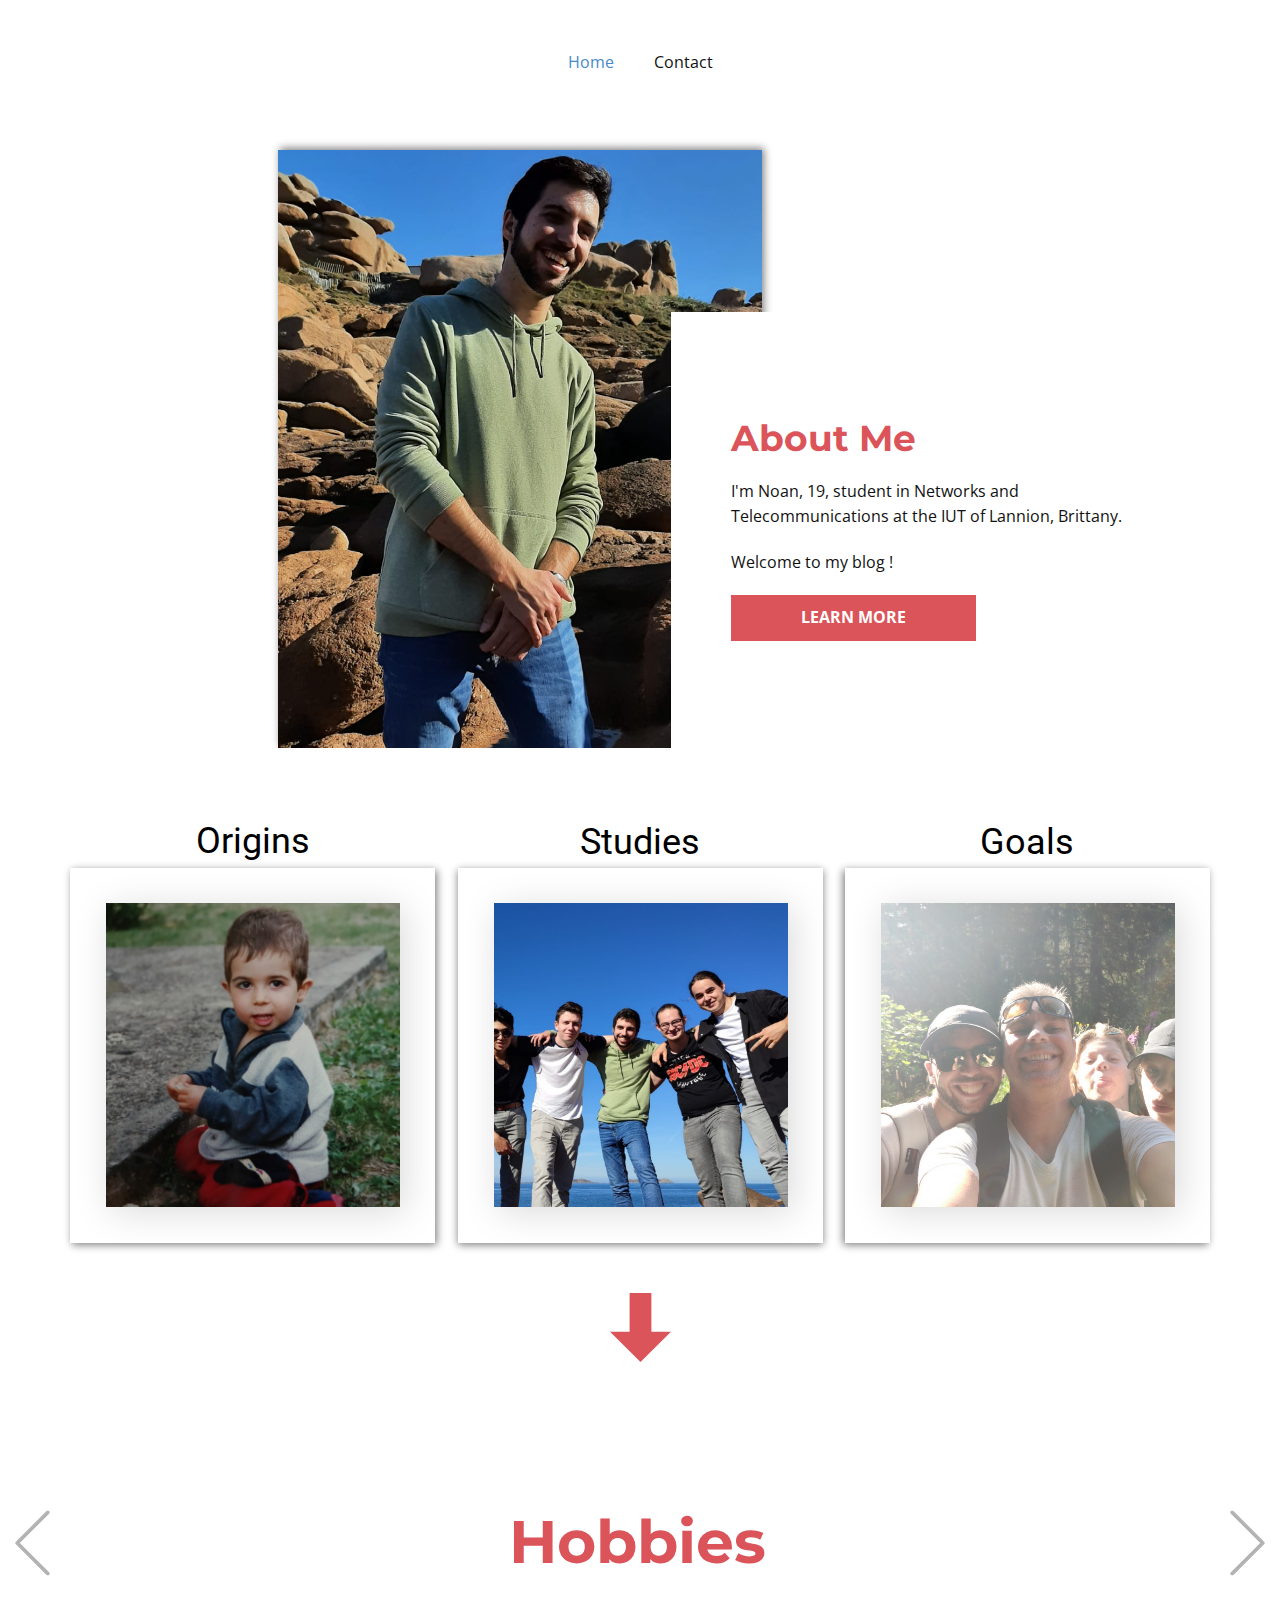
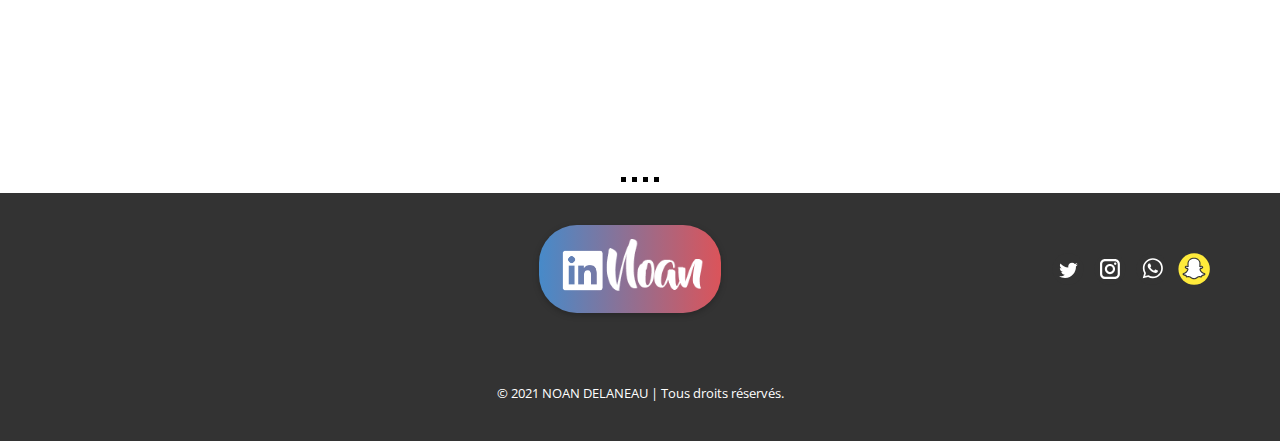
<file: index.html>
<!DOCTYPE html>
<html style="font-size: 16px;">
  <head>
    <meta name="viewport" content="width=device-width, initial-scale=1.0">
    <meta charset="utf-8">
    <meta name="keywords" content="​About Me, Sample Headline">
    <meta name="description" content="">
    <meta name="page_type" content="np-template-header-footer-from-plugin">
    <title>Accueil</title>
    <link rel="stylesheet" href="nicepage.css" media="screen">
<link rel="stylesheet" href="Accueil.css" media="screen">
    <script class="u-script" type="text/javascript" src="jquery.js" defer=""></script>
    <script class="u-script" type="text/javascript" src="nicepage.js" defer=""></script>
    <meta name="generator" content="Nicepage 3.30.2, nicepage.com">
    <link id="u-theme-google-font" rel="stylesheet" href="https://fonts.googleapis.com/css?family=Roboto:100,100i,300,300i,400,400i,500,500i,700,700i,900,900i|Open+Sans:300,300i,400,400i,600,600i,700,700i,800,800i">
    <link id="u-page-google-font" rel="stylesheet" href="https://fonts.googleapis.com/css?family=Montserrat:100,100i,200,200i,300,300i,400,400i,500,500i,600,600i,700,700i,800,800i,900,900i">
    
    
    
    
    <script type="application/ld+json">{
		"@context": "http://schema.org",
		"@type": "Organization",
		"name": "",
		"logo": "images/nono1.png",
		"sameAs": [
				"https://twitter.com/noan_dln",
				"https://instagram.com/noan_dln",
				"https://wa.me/0763456323",
				"http://www.snapchat.com/add/no_noooooo"
		]
}</script>
    <meta name="theme-color" content="#478ac9">
    <meta name="twitter:site" content="@">
    <meta name="twitter:card" content="summary_large_image">
    <meta name="twitter:title" content="Accueil">
    <meta name="twitter:description" content="">
    <meta property="og:title" content="Accueil">
    <meta property="og:type" content="website">
  </head>
  <body data-home-page="Accueil.html" data-home-page-title="Accueil" class="u-body"><header class="u-clearfix u-header u-header" id="sec-f721"><div class="u-clearfix u-sheet u-sheet-1">
        <nav class="u-menu u-menu-dropdown u-offcanvas u-menu-1">
          <div class="menu-collapse" style="font-size: 1rem; letter-spacing: 0px;">
            <a class="u-button-style u-custom-left-right-menu-spacing u-custom-padding-bottom u-custom-top-bottom-menu-spacing u-nav-link u-text-active-palette-1-base u-text-hover-palette-2-base" href="#">
              <svg><use xmlns:xlink="http://www.w3.org/1999/xlink" xlink:href="#menu-hamburger"></use></svg>
              <svg version="1.1" xmlns="http://www.w3.org/2000/svg" xmlns:xlink="http://www.w3.org/1999/xlink"><defs><symbol id="menu-hamburger" viewBox="0 0 16 16" style="width: 16px; height: 16px;"><rect y="1" width="16" height="2"></rect><rect y="7" width="16" height="2"></rect><rect y="13" width="16" height="2"></rect>
</symbol>
</defs></svg>
            </a>
          </div>
          <div class="u-custom-menu u-nav-container">
            <ul class="u-nav u-unstyled u-nav-1"><li class="u-nav-item"><a class="u-button-style u-nav-link u-text-active-palette-1-base u-text-hover-palette-2-base" href="Accueil.html" style="padding: 10px 20px;">Home</a>
</li><li class="u-nav-item"><a class="u-button-style u-nav-link u-text-active-palette-1-base u-text-hover-palette-2-base" href="Contact.html" target="_blank" style="padding: 10px 20px;">Contact</a>
</li></ul>
          </div>
          <div class="u-custom-menu u-nav-container-collapse">
            <div class="u-black u-container-style u-inner-container-layout u-opacity u-opacity-95 u-sidenav">
              <div class="u-inner-container-layout u-sidenav-overflow">
                <div class="u-menu-close"></div>
                <ul class="u-align-center u-nav u-popupmenu-items u-unstyled u-nav-2"><li class="u-nav-item"><a class="u-button-style u-nav-link" href="Accueil.html" style="padding: 10px 20px;">Home</a>
</li><li class="u-nav-item"><a class="u-button-style u-nav-link" href="Contact.html" target="_blank" style="padding: 10px 20px;">Contact</a>
</li></ul>
              </div>
            </div>
            <div class="u-black u-menu-overlay u-opacity u-opacity-70"></div>
          </div>
        </nav>
      </div></header>
    <section class="u-clearfix u-white u-section-1" id="carousel_8fcb">
      <div class="u-clearfix u-sheet u-sheet-1">
        <img class="u-image u-image-default u-image-1" src="images/IMG-20211015-WA0002.jpg" alt="" data-image-width="900" data-image-height="1600">
        <div class="u-align-left u-container-style u-group u-white u-group-1">
          <div class="u-container-layout u-valign-middle u-container-layout-1">
            <h2 class="u-custom-font u-font-montserrat u-text u-text-palette-3-base u-text-1">
              <span class="u-text-palette-2-base">About Me</span>
            </h2>
            <p class="u-text u-text-2">I'm Noan, 19, student in Networks and Telecommunications at the IUT of Lannion, Brittany.<br>
            </p>
            <p class="u-text u-text-3">Welcome to my blog !</p>
            <a href="Me.html" data-page-id="274883959" class="u-border-none u-btn u-button-style u-palette-2-base u-text-active-white u-text-body-alt-color u-text-hover-white u-btn-1" target="_blank">learn more</a>
          </div>
        </div>
      </div>
    </section>
    <section class="u-align-center u-clearfix u-white u-section-2" id="carousel_0b0c">
      <div class="u-clearfix u-sheet u-sheet-1">
        <h2 class="u-text u-text-1">
          <a class="u-active-none u-border-none u-btn u-button-link u-button-style u-hover-none u-none u-text-active-palette-2-base u-text-black u-text-hover-palette-2-base u-btn-1" href="Origins.html" data-page-id="2070514883" target="_blank">Origins</a>
        </h2>
        <h2 class="u-text u-text-2">
          <a class="u-active-none u-border-none u-btn u-button-link u-button-style u-hover-none u-none u-text-black u-text-hover-palette-2-base u-btn-2" href="Studies.html" data-page-id="286563805" target="_blank">Studies</a>
        </h2>
        <h2 class="u-text u-text-3">
          <a class="u-active-none u-border-none u-btn u-button-link u-button-style u-hover-none u-none u-text-black u-text-hover-palette-2-base u-btn-3" href="Goals.html" data-page-id="361812698" target="_blank">Goals</a>
        </h2>
        <div class="u-align-left u-container-style u-group u-white u-group-1">
          <div class="u-container-layout u-valign-middle u-container-layout-1">
            <img src="images/IMG20211124024307.jpg" class="u-align-left u-image u-image-1" data-image-width="1200" data-image-height="1600" data-href="Origins.html" data-page-id="2070514883">
          </div>
        </div>
        <div class="u-align-left u-container-style u-group u-white u-group-2">
          <div class="u-container-layout u-valign-middle u-container-layout-2">
            <img src="images/IMG_20211124_025415.jpg" class="u-align-left u-image u-image-2" data-image-width="1153" data-image-height="900" data-href="Studies.html" data-page-id="286563805">
          </div>
        </div>
        <div class="u-align-left u-container-style u-group u-white u-group-3">
          <div class="u-container-layout u-valign-middle u-container-layout-3">
            <img src="images/IMG20210821173644.jpg" class="u-align-left u-image u-image-3" data-image-width="1600" data-image-height="1200" data-href="Goals.html" data-page-id="361812698">
          </div>
        </div>
      </div>
    </section>
    <section id="carousel_8368" class="u-carousel u-slide u-valign-middle u-block-b9f5-1" data-u-ride="false" data-interval="5000" data-pause="false">
      <ol class="u-absolute-hcenter u-carousel-indicators u-block-b9f5-5">
        <li data-u-target="#carousel_8368" data-u-slide-to="0" class="u-active u-black" style="background-image: none; width: 5px; height: 5px;"></li>
        <li data-u-target="#carousel_8368" class="u-black" style="background-image: none; width: 5px; height: 5px;" data-u-slide-to="1"></li>
        <li data-u-target="#carousel_8368" class="u-black" style="background-image: none; width: 5px; height: 5px;" data-u-slide-to="2"></li>
        <li data-u-target="#carousel_8368" class="u-black" style="background-image: none; width: 5px; height: 5px;" data-u-slide-to="3"></li>
      </ol>
      <div class="u-carousel-inner" role="listbox">
        <div class="u-active u-carousel-item u-clearfix u-section-3-1">
          <div class="u-clearfix u-sheet u-sheet-1">
            <div class="u-rotation-parent u-rotation-parent-1">
              <div class="u-rotate-90 u-shape u-shape-svg u-text-palette-2-base u-shape-1">
                <svg class="u-svg-link" preserveAspectRatio="none" viewBox="0 0 160 140" style=""><use xmlns:xlink="http://www.w3.org/1999/xlink" xlink:href="#svg-c26b"></use></svg>
                <svg class="u-svg-content" viewBox="0 0 160 140" x="0px" y="0px" id="svg-c26b" style="enable-background:new 0 0 160 140;"><path d="M90,45H0v50h90v45l70-70L90,0V45z"></path></svg>
              </div>
            </div>
            <h2 class="u-align-center u-custom-font u-font-montserrat u-text u-text-palette-3-base u-text-1">
              <span class="u-text-palette-2-base">Hobbies</span>
            </h2>
          </div>
        </div>
        <div class="u-align-center u-carousel-item u-clearfix u-section-3-2">
          <div class="u-clearfix u-sheet u-sheet-1">
            <h1 class="u-text u-text-default u-title u-text-1">Vidéo Games</h1>
            <p class="u-large-text u-text u-text-variant u-text-2"> I have long played video games like most young people today, I play all types of games mainly for pleasure. However, at one point I wanted to do more and join semi-professional associations. Now with the lessons I play less but it's normal, I have to provide more work :)</p>
            <img class="u-image u-image-default u-preserve-proportions u-image-1" src="images/game-console.png" alt="" data-image-width="512" data-image-height="512">
          </div>
        </div>
        <div class="u-align-center u-carousel-item u-clearfix u-section-3-3">
          <div class="u-clearfix u-sheet u-sheet-1">
            <h1 class="u-text u-text-default u-title u-text-1"> Music</h1>
            <p class="u-large-text u-text u-text-variant u-text-2"> From a young age, my father taught me to listen to music, I love electronic music and I find it relaxing to listen to other chill music while I cook for example or while I work on projects. It's common to like music but I really love it, so that I learned to play Djembé with my father, we then joined a music association in my city in order to have a band. it is a pleasure that I now hardly have the time to practice since I am no longer in regular contact with the group.</p>
            <img class="u-image u-image-default u-preserve-proportions u-image-1" src="images/la-musique.png" alt="" data-image-width="512" data-image-height="512">
          </div>
        </div>
        <div class="u-align-center u-carousel-item u-clearfix u-section-3-4">
          <div class="u-clearfix u-sheet u-sheet-1">
            <h1 class="u-text u-text-default u-title u-text-1"> Cinéma</h1>
            <p class="u-large-text u-text u-text-variant u-text-2"> I also have a passion for cinema, it is a huge pleasure that I have to watch films whether alone or to accompany, I have taken this habit for a while now and I have more and more pleasure over time as my tastes change.<br>I also have a passion for cinema, it is an immense pleasure to have to watch films whether alone or to accompany, I have taken this habit for a little while now and I have more and more more fun over time as my tastes change. <br>I mainly love fantasy and science fiction films but also thrillers which have a more realistic side that seeks the viewer in order to maintain them until the end of the film with an end-to-end plot.<br>
            </p>
            <img class="u-image u-image-default u-preserve-proportions u-image-1" src="images/cinema.png" alt="" data-image-width="512" data-image-height="512">
          </div>
        </div>
      </div>
      <a class="u-absolute-vcenter u-carousel-control u-carousel-control-prev u-text-grey-30 u-block-b9f5-3" href="#carousel_8368" role="button" data-u-slide="prev">
        <span aria-hidden="true">
          <svg viewBox="0 0 477.175 477.175"><path d="M145.188,238.575l215.5-215.5c5.3-5.3,5.3-13.8,0-19.1s-13.8-5.3-19.1,0l-225.1,225.1c-5.3,5.3-5.3,13.8,0,19.1l225.1,225
                    c2.6,2.6,6.1,4,9.5,4s6.9-1.3,9.5-4c5.3-5.3,5.3-13.8,0-19.1L145.188,238.575z"></path></svg>
        </span>
        <span class="sr-only">Previous</span>
      </a>
      <a class="u-absolute-vcenter u-carousel-control u-carousel-control-next u-text-grey-30 u-block-b9f5-4" href="#carousel_8368" role="button" data-u-slide="next">
        <span aria-hidden="true">
          <svg viewBox="0 0 477.175 477.175"><path d="M360.731,229.075l-225.1-225.1c-5.3-5.3-13.8-5.3-19.1,0s-5.3,13.8,0,19.1l215.5,215.5l-215.5,215.5
                    c-5.3,5.3-5.3,13.8,0,19.1c2.6,2.6,6.1,4,9.5,4c3.4,0,6.9-1.3,9.5-4l225.1-225.1C365.931,242.875,365.931,234.275,360.731,229.075z"></path></svg>
        </span>
        <span class="sr-only">Next</span>
      </a>
    </section>
    
    
    <footer class="u-align-center u-clearfix u-footer u-grey-80 u-footer" id="sec-9d2a"><div class="u-align-left u-clearfix u-sheet u-sheet-1">
        <a href="https://www.linkedin.com/in/noan-delaneau/" class="u-align-center u-border-none u-btn u-btn-round u-button-style u-gradient u-none u-radius-38 u-text-body-alt-color u-btn-1"><span class="u-file-icon u-icon u-icon-1"><img src="images/linkedin.png" alt=""></span>&nbsp; &nbsp; &nbsp; &nbsp; &nbsp; &nbsp; &nbsp; &nbsp; &nbsp; &nbsp;
        </a>
        <a href="https://www.linkedin.com/in/noan-delaneau/" class="u-image u-logo u-image-1" data-image-width="204" data-image-height="114" title="Linkedin">
          <img src="images/nono1.png" class="u-logo-image u-logo-image-1">
        </a>
        <div class="u-social-icons u-spacing-10 u-social-icons-1">
          <a class="u-social-url" title="twitter" target="_blank" href="https://twitter.com/noan_dln"><span class="u-icon u-social-icon u-social-twitter u-text-grey-80 u-icon-2"><svg class="u-svg-link" preserveAspectRatio="xMidYMin slice" viewBox="0 0 112 112" style=""><use xmlns:xlink="http://www.w3.org/1999/xlink" xlink:href="#svg-3939"></use></svg><svg class="u-svg-content" viewBox="0 0 112 112" x="0" y="0" id="svg-3939"><circle fill="currentColor" class="st0" cx="56.1" cy="56.1" r="55"></circle><path fill="#FFFFFF" d="M83.8,47.3c0,0.6,0,1.2,0,1.7c0,17.7-13.5,38.2-38.2,38.2C38,87.2,31,85,25,81.2c1,0.1,2.1,0.2,3.2,0.2
c6.3,0,12.1-2.1,16.7-5.7c-5.9-0.1-10.8-4-12.5-9.3c0.8,0.2,1.7,0.2,2.5,0.2c1.2,0,2.4-0.2,3.5-0.5c-6.1-1.2-10.8-6.7-10.8-13.1
c0-0.1,0-0.1,0-0.2c1.8,1,3.9,1.6,6.1,1.7c-3.6-2.4-6-6.5-6-11.2c0-2.5,0.7-4.8,1.8-6.7c6.6,8.1,16.5,13.5,27.6,14
c-0.2-1-0.3-2-0.3-3.1c0-7.4,6-13.4,13.4-13.4c3.9,0,7.3,1.6,9.8,4.2c3.1-0.6,5.9-1.7,8.5-3.3c-1,3.1-3.1,5.8-5.9,7.4
c2.7-0.3,5.3-1,7.7-2.1C88.7,43,86.4,45.4,83.8,47.3z"></path></svg></span>
          </a>
          <a class="u-social-url" title="instagram" target="_blank" href="https://instagram.com/noan_dln"><span class="u-icon u-social-icon u-social-instagram u-text-grey-80 u-icon-3"><svg class="u-svg-link" preserveAspectRatio="xMidYMin slice" viewBox="0 0 112 112" style=""><use xmlns:xlink="http://www.w3.org/1999/xlink" xlink:href="#svg-59fe"></use></svg><svg class="u-svg-content" viewBox="0 0 112 112" x="0" y="0" id="svg-59fe"><circle fill="currentColor" cx="56.1" cy="56.1" r="55"></circle><path fill="#FFFFFF" d="M55.9,38.2c-9.9,0-17.9,8-17.9,17.9C38,66,46,74,55.9,74c9.9,0,17.9-8,17.9-17.9C73.8,46.2,65.8,38.2,55.9,38.2
z M55.9,66.4c-5.7,0-10.3-4.6-10.3-10.3c-0.1-5.7,4.6-10.3,10.3-10.3c5.7,0,10.3,4.6,10.3,10.3C66.2,61.8,61.6,66.4,55.9,66.4z"></path><path fill="#FFFFFF" d="M74.3,33.5c-2.3,0-4.2,1.9-4.2,4.2s1.9,4.2,4.2,4.2s4.2-1.9,4.2-4.2S76.6,33.5,74.3,33.5z"></path><path fill="#FFFFFF" d="M73.1,21.3H38.6c-9.7,0-17.5,7.9-17.5,17.5v34.5c0,9.7,7.9,17.6,17.5,17.6h34.5c9.7,0,17.5-7.9,17.5-17.5V38.8
C90.6,29.1,82.7,21.3,73.1,21.3z M83,73.3c0,5.5-4.5,9.9-9.9,9.9H38.6c-5.5,0-9.9-4.5-9.9-9.9V38.8c0-5.5,4.5-9.9,9.9-9.9h34.5
c5.5,0,9.9,4.5,9.9,9.9V73.3z"></path></svg></span>
          </a>
          <a class="u-social-url" target="_blank" title="Whatsapp" href="https://wa.me/0763456323"><span class="u-icon u-social-icon u-social-whatsapp u-text-grey-80 u-icon-4"><svg class="u-svg-link" preserveAspectRatio="xMidYMin slice" viewBox="0 0 112 112" style=""><use xmlns:xlink="http://www.w3.org/1999/xlink" xlink:href="#svg-31c3"></use></svg><svg class="u-svg-content" viewBox="0 0 112 112" x="0" y="0" id="svg-31c3"><circle fill="currentColor" cx="56.1" cy="56.1" r="55"></circle><path fill="#FFFFFF" d="M83.8,28.3C77.2,21.7,68.4,18,59,18c-19.3,0-35.1,15.7-35.1,35.1c0,6.2,1.6,12.2,4.7,17.5l-5,18.2L42.2,84
	c5.1,2.8,10.9,4.3,16.8,4.3h0l0,0c19.3,0,35.1-15.7,35.1-35.1C94.1,43.8,90.5,35,83.8,28.3 M59,82.3L59,82.3
	c-5.2,0-10.4-1.4-14.9-4.1l-1.1-0.6l-11,2.9L35,69.8l-0.7-1.1c-2.9-4.6-4.5-10-4.5-15.5C29.8,37,42.9,24,59,24
	c7.8,0,15.1,3,20.6,8.6c5.5,5.5,8.5,12.8,8.5,20.6C88.2,69.2,75.1,82.3,59,82.3 M75,60.5c-0.9-0.4-5.2-2.6-6-2.9
	c-0.8-0.3-1.4-0.4-2,0.4s-2.3,2.9-2.8,3.4c-0.5,0.6-1,0.7-1.9,0.2c-0.9-0.4-3.7-1.4-7.1-4.4c-2.6-2.3-4.4-5.2-4.9-6.1
	c-0.5-0.9-0.1-1.4,0.4-1.8c0.4-0.4,0.9-1,1.3-1.5c0.4-0.5,0.6-0.9,0.9-1.5c0.3-0.6,0.1-1.1-0.1-1.5c-0.2-0.4-2-4.8-2.7-6.5
	c-0.7-1.7-1.4-1.5-2-1.5c-0.5,0-1.1,0-1.7,0c-0.6,0-1.5,0.2-2.3,1.1c-0.8,0.9-3.1,3-3.1,7.3c0,4.3,3.1,8.5,3.6,9.1
	c0.4,0.6,6.2,9.4,15,13.2c2.1,0.9,3.7,1.4,5,1.8c2.1,0.7,4,0.6,5.5,0.3c1.7-0.3,5.2-2.1,5.9-4.2c0.7-2,0.7-3.8,0.5-4.2
	C76.5,61.1,75.9,60.9,75,60.5"></path></svg></span>
          </a>
          <a class="u-social-url" target="_blank" title="Snapchat" href="http://www.snapchat.com/add/no_noooooo"><span class="u-icon u-social-icon u-social-snapchat u-text-grey-80 u-icon-5"><svg class="u-svg-link" preserveAspectRatio="xMidYMin slice" viewBox="0 0 112 112" style=""><use xmlns:xlink="http://www.w3.org/1999/xlink" xlink:href="#svg-2cdd"></use></svg><svg class="u-svg-content" viewBox="0 0 112 112" x="0" y="0" id="svg-2cdd"><circle fill="#FFEB3B" cx="56.5" cy="56.1" r="55"></circle><path fill="#FFFFFF" d="M92.5,71.8c-10.2-1.7-14.7-12.2-14.9-12.7c0,0,0-0.1,0-0.1c-0.5-1.1-0.6-1.9-0.4-2.6c0.6-1.3,2.7-2,4.1-2.4
	c0.4-0.1,0.8-0.3,1.1-0.4c1.4-0.6,2.4-1.2,3-1.8c0.8-0.8,0.9-1.6,0.9-2.1c0-1.2-1-2.3-2.4-2.9c-0.5-0.2-1.1-0.3-1.7-0.3
	c-0.4,0-1,0.1-1.5,0.3c-1.2,0.6-2.3,0.9-3.2,0.9c-0.5,0-0.8-0.1-1-0.2c0-0.5,0.1-1,0.1-1.5l0-0.2c0.3-5.2,0.7-11.7-1-15.5
	c-1.2-2.6-2.7-4.9-4.7-6.7c-1.6-1.5-3.5-2.8-5.6-3.7c-3.6-1.6-7-1.9-8.7-1.9h0c-0.1,0-0.1,0-0.2,0c-0.5,0-1.2,0-1.3,0
	c-1.7,0-5.1,0.2-8.7,1.9c-2.1,0.9-3.9,2.2-5.5,3.7c-1.9,1.8-3.5,4.1-4.6,6.7c-1.7,3.8-1.3,10.3-1,15.5v0c0,0.6,0.1,1.1,0.1,1.7
	c-0.2,0.1-0.7,0.2-1.2,0.2c-1,0-2.1-0.3-3.4-0.9c-0.4-0.2-0.8-0.3-1.3-0.3c-0.8,0-1.6,0.2-2.3,0.6c-0.9,0.5-1.5,1.3-1.6,2.1
	c-0.1,0.5-0.1,1.6,1.1,2.7c0.7,0.6,1.6,1.1,2.8,1.6c0.3,0.1,0.7,0.2,1.1,0.4c1.4,0.5,3.5,1.1,4.1,2.4c0.3,0.7,0.2,1.5-0.4,2.6
	c0,0,0,0.1,0,0.1c-0.1,0.3-1.3,3.1-3.8,6c-1.4,1.7-3,3-4.6,4.1c-2,1.3-4.2,2.2-6.5,2.5c-0.9,0.1-1.5,1-1.5,1.9
	c0,0.3,0.1,0.5,0.2,0.8v0c0.4,0.9,1.2,1.6,2.6,2.2c1.7,0.8,4.2,1.4,7.4,2c0.2,0.3,0.3,1.1,0.5,1.7c0.1,0.6,0.3,1.2,0.4,1.8
	c0.2,0.7,0.7,1.5,2,1.5c0.5,0,1.1-0.1,1.7-0.2c1-0.2,2.3-0.5,4-0.5c0.9,0,1.9,0.1,2.9,0.2c1.9,0.3,3.5,1.5,5.3,2.8
	c2.7,1.9,5.8,4.1,10.5,4.1c0.1,0,0.3,0,0.4,0c0.2,0,0.3,0,0.5,0c4.7,0,7.8-2.2,10.5-4.1l0,0c1.9-1.3,3.5-2.5,5.3-2.8
	c1-0.2,1.9-0.2,2.9-0.2c1.6,0,2.9,0.2,4,0.4c0.7,0.1,1.3,0.2,1.7,0.2h0h0c1,0,1.7-0.5,2-1.5c0.2-0.6,0.3-1.2,0.4-1.8
	c0.1-0.5,0.3-1.3,0.5-1.6c3.3-0.5,5.8-1.2,7.4-2c1.4-0.6,2.2-1.4,2.6-2.2c0.1-0.3,0.2-0.5,0.2-0.8C94,72.7,93.4,71.9,92.5,71.8z"></path><path d="M56.5,92c-0.2,0-0.4,0-0.5,0c-0.1,0-0.3,0-0.4,0c-5.3,0-8.8-2.5-11.7-4.5c-1.7-1.2-3.1-2.2-4.5-2.4
	c-0.9-0.1-1.7-0.2-2.5-0.2c-1.5,0-2.6,0.2-3.6,0.4l-0.1,0c-0.7,0.1-1.4,0.3-2.1,0.3c-1.9,0-3.4-1.1-4-2.9c-0.2-0.7-0.3-1.4-0.5-1.9
	c0-0.1,0-0.2-0.1-0.3c-2.8-0.5-5.1-1.2-6.7-1.9c-1.8-0.9-3-1.9-3.6-3.3l-0.2-0.4c-0.1-0.3-0.2-0.7-0.2-1c-0.1-1.9,1.2-3.6,3.2-4
	c2-0.3,3.9-1.1,5.7-2.3c1.5-1,2.9-2.2,4.2-3.7c2.1-2.4,3.2-4.8,3.5-5.4l0.1-0.2c0.3-0.6,0.3-0.9,0.3-1c-0.3-0.5-2.2-1.1-2.8-1.3
	l-0.1,0c-0.4-0.1-0.8-0.3-1.1-0.4c-1.4-0.6-2.6-1.3-3.4-2c-1.4-1.3-2-2.9-1.7-4.5c0.3-1.4,1.2-2.6,2.6-3.4c1.7-1,3.8-1.2,5.4-0.5
	c0.7,0.3,1.2,0.5,1.7,0.6c-0.3-5.4-0.7-11.9,1.2-16.1c1.3-2.9,3-5.3,5.1-7.3c1.8-1.7,3.8-3.1,6.1-4.1c4-1.8,7.7-2,9.5-2l1.5,0
	c1.9,0,5.5,0.3,9.5,2c2.3,1,4.3,2.4,6.1,4.1c2.1,2,3.8,4.5,5.1,7.4c1.9,4.2,1.5,10.7,1.2,16c0.4-0.1,0.8-0.3,1.2-0.5
	c1.4-0.7,3.3-0.7,4.8,0c2.2,0.8,3.6,2.6,3.7,4.7c0,1.3-0.5,2.5-1.5,3.5c-0.9,0.9-2.1,1.6-3.7,2.3c-0.4,0.1-0.8,0.3-1.2,0.4
	c-0.6,0.2-2.6,0.8-2.9,1.3c0,0,0,0.3,0.3,0.8l0.1,0.2c0.1,0.2,4.3,10,13.4,11.5c1.9,0.3,3.3,2,3.2,4c0,0.5-0.1,1-0.4,1.5
	c-0.6,1.3-1.7,2.4-3.6,3.2c-1.6,0.8-3.8,1.4-6.7,1.9c0,0.1,0,0.2-0.1,0.3c-0.1,0.6-0.3,1.3-0.5,1.9c-0.5,1.8-2,2.9-3.9,2.9
	c-0.7,0-1.3-0.1-2.2-0.3c-1.2-0.2-2.3-0.4-3.6-0.4c-0.8,0-1.7,0.1-2.5,0.2c-1.4,0.2-2.7,1.1-4.3,2.3l-0.2,0.1
	C65.3,89.5,61.8,92,56.5,92z M55.9,88l0.1,0c0.1,0,0.3,0,0.4,0c3.9,0,6.6-1.8,9.1-3.6l0.2-0.2c2-1.4,3.8-2.7,6.2-3.1
	c1.1-0.2,2.1-0.3,3.2-0.3c1.8,0,3.1,0.2,4.4,0.5c0.6,0.1,1.1,0.2,1.4,0.2l0.2,0c0.1-0.6,0.2-1.1,0.4-1.7c0.2-1,0.4-1.7,0.6-2.1
	l0.5-0.9l1-0.2c3.1-0.5,5.4-1.1,6.9-1.8c1.1-0.5,1.4-0.9,1.5-1.1C81.1,71.7,76.2,61,75.8,60l0-0.1c-0.8-1.6-0.9-3-0.4-4.3
	c0.9-2.2,3.6-3,5.3-3.6c0.4-0.1,0.7-0.2,1-0.3c1.1-0.4,1.9-0.9,2.3-1.4c0.3-0.3,0.4-0.6,0.4-0.7c0-0.4-0.5-0.8-1.1-1
	c-0.6-0.3-1.3-0.2-1.7-0.1c-1.4,0.7-2.8,1-3.9,1.1l-0.1,0l-0.1,0c-0.7,0-1.2-0.2-1.8-0.4l-1.3-0.6l0.2-3.1
	c0.3-4.7,0.7-11.2-0.8-14.6c-1.1-2.4-2.5-4.4-4.2-6.1c-1.4-1.4-3.1-2.5-5-3.3c-3.3-1.5-6.3-1.7-7.9-1.7l-1.5,0
	c-1.5,0-4.6,0.2-7.9,1.7c-1.9,0.8-3.5,1.9-5,3.3c-1.7,1.7-3.1,3.7-4.2,6.1c-1.5,3.4-1.1,9.6-0.8,14.5l0.2,3.1l-1.3,0.6
	c-1.6,0.7-3.8,0.5-6.3-0.7c-0.3-0.2-1.1,0-1.7,0.3c-0.4,0.2-0.6,0.5-0.7,0.7c0,0.2,0.1,0.5,0.5,0.8c0.3,0.3,1,0.8,2.2,1.3
	c0.3,0.1,0.6,0.2,0.9,0.3l0.1,0c1.8,0.6,4.4,1.4,5.3,3.6c0.5,1.2,0.4,2.6-0.4,4.2l0,0.1c-0.3,0.8-1.6,3.5-4.1,6.5
	c-1.5,1.8-3.2,3.3-5,4.5c-2.2,1.4-4.5,2.4-7,2.8c0.1,0.2,0.5,0.6,1.6,1.1c1.5,0.7,3.9,1.3,6.9,1.8l1,0.2l0.5,0.9
	c0.3,0.5,0.4,1.2,0.6,2.1c0.1,0.6,0.2,1.1,0.4,1.7c0,0,0,0,0,0.1c0.2,0,0.8-0.1,1.4-0.2c1.1-0.2,2.6-0.5,4.4-0.5
	c1,0,2.1,0.1,3.2,0.3c2.3,0.4,4.2,1.7,6.2,3.1c2.6,1.8,5.3,3.8,9.3,3.8c0.1,0,0.2,0,0.2,0L55.9,88z"></path></svg></span>
          </a>
        </div>
      </div></footer>
    <section class="u-backlink u-clearfix u-grey-80">
      <p class="u-text">
        <span>© 2021 NOAN DELANEAU | Tous droits réservés.</span>
      </p> 
    </section>
  </body>
</html>
</file>
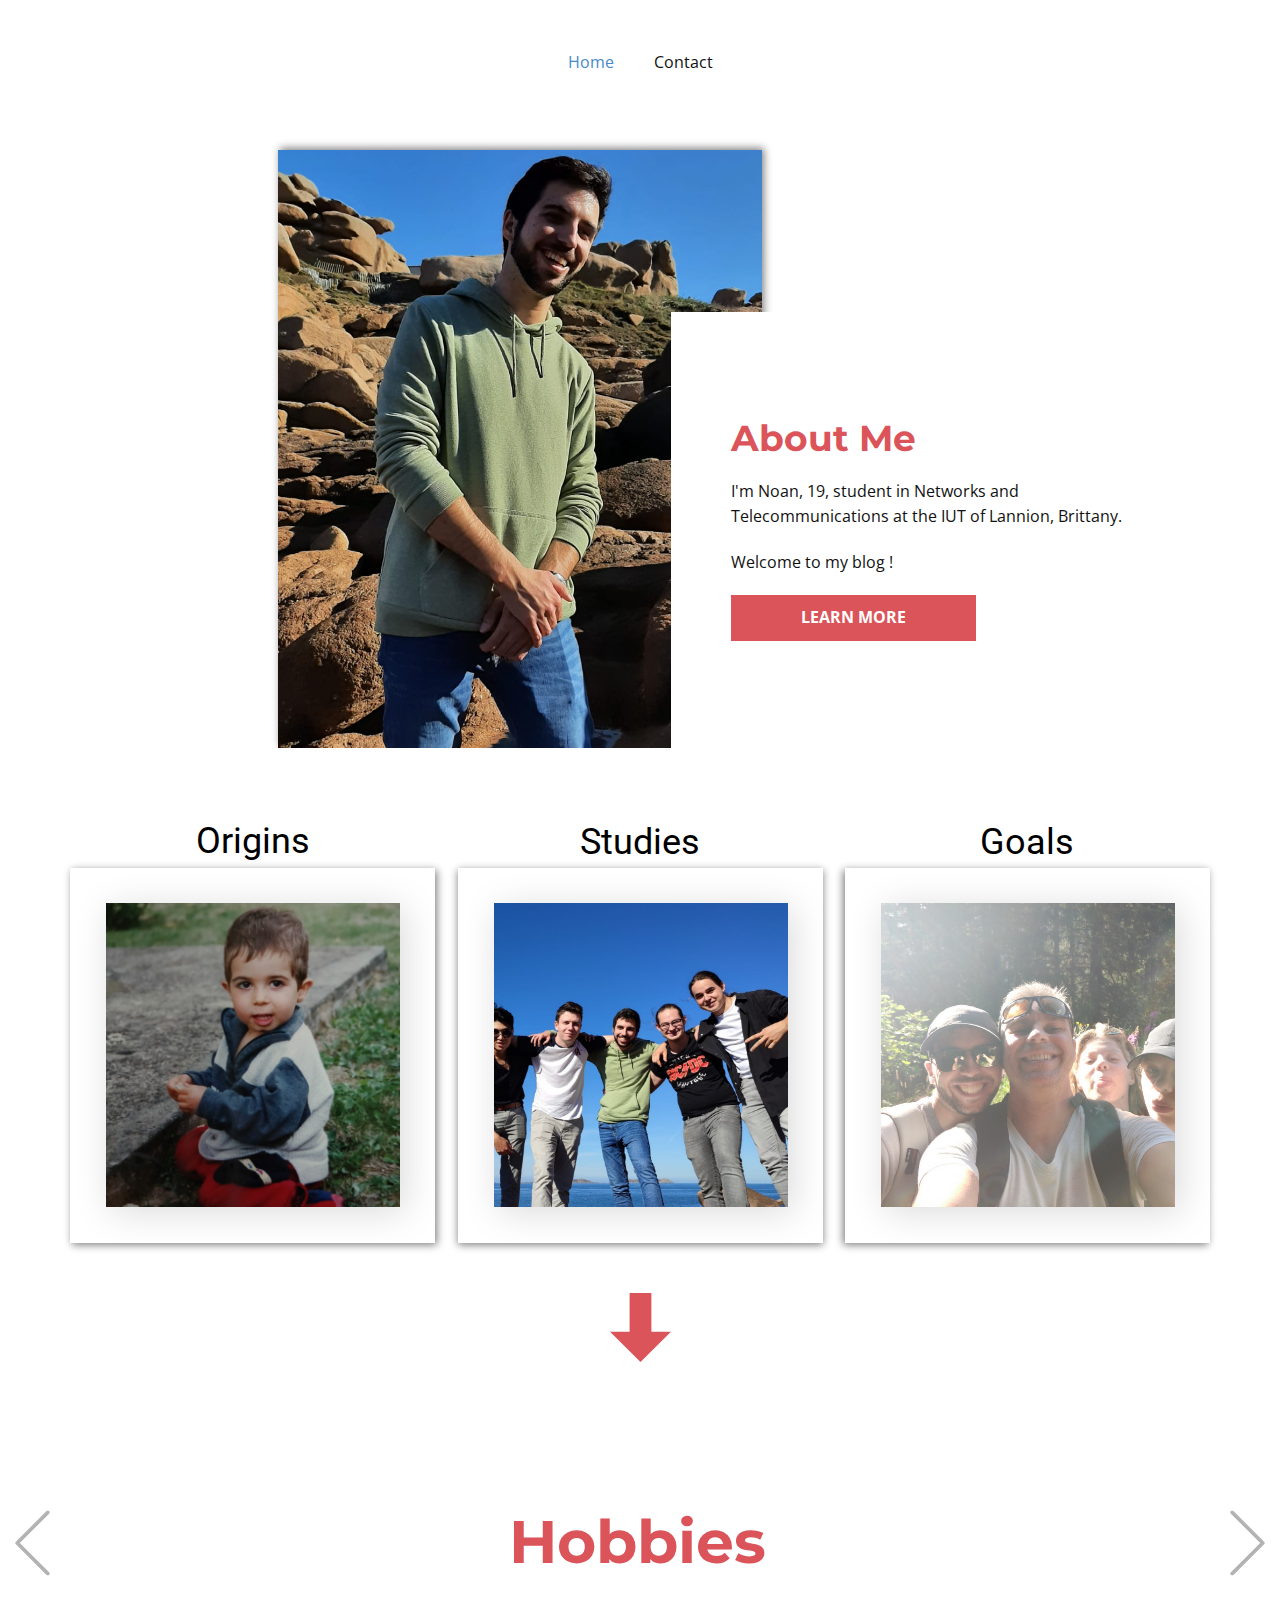
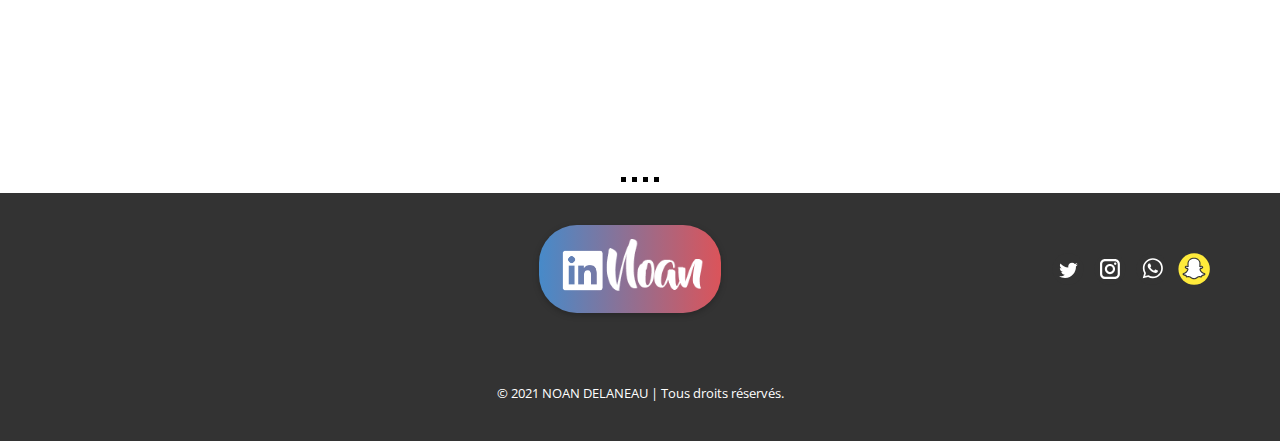
<file: Accueil.html>
<!DOCTYPE html>
<html style="font-size: 16px;">
  <head>
    <meta name="viewport" content="width=device-width, initial-scale=1.0">
    <meta charset="utf-8">
    <meta name="keywords" content="​About Me, Sample Headline">
    <meta name="description" content="">
    <meta name="page_type" content="np-template-header-footer-from-plugin">
    <title>Accueil</title>
    <link rel="stylesheet" href="nicepage.css" media="screen">
<link rel="stylesheet" href="Accueil.css" media="screen">
    <script class="u-script" type="text/javascript" src="jquery.js" defer=""></script>
    <script class="u-script" type="text/javascript" src="nicepage.js" defer=""></script>
    <meta name="generator" content="Nicepage 3.30.2, nicepage.com">
    <link id="u-theme-google-font" rel="stylesheet" href="https://fonts.googleapis.com/css?family=Roboto:100,100i,300,300i,400,400i,500,500i,700,700i,900,900i|Open+Sans:300,300i,400,400i,600,600i,700,700i,800,800i">
    <link id="u-page-google-font" rel="stylesheet" href="https://fonts.googleapis.com/css?family=Montserrat:100,100i,200,200i,300,300i,400,400i,500,500i,600,600i,700,700i,800,800i,900,900i">
    
    
    
    
    <script type="application/ld+json">{
		"@context": "http://schema.org",
		"@type": "Organization",
		"name": "",
		"logo": "images/nono1.png",
		"sameAs": [
				"https://twitter.com/noan_dln",
				"https://instagram.com/noan_dln",
				"https://wa.me/0763456323",
				"http://www.snapchat.com/add/no_noooooo"
		]
}</script>
    <meta name="theme-color" content="#478ac9">
    <meta name="twitter:site" content="@">
    <meta name="twitter:card" content="summary_large_image">
    <meta name="twitter:title" content="Accueil">
    <meta name="twitter:description" content="">
    <meta property="og:title" content="Accueil">
    <meta property="og:type" content="website">
  </head>
  <body class="u-body"><header class="u-clearfix u-header u-header" id="sec-f721"><div class="u-clearfix u-sheet u-sheet-1">
        <nav class="u-menu u-menu-dropdown u-offcanvas u-menu-1">
          <div class="menu-collapse" style="font-size: 1rem; letter-spacing: 0px;">
            <a class="u-button-style u-custom-left-right-menu-spacing u-custom-padding-bottom u-custom-top-bottom-menu-spacing u-nav-link u-text-active-palette-1-base u-text-hover-palette-2-base" href="#">
              <svg><use xmlns:xlink="http://www.w3.org/1999/xlink" xlink:href="#menu-hamburger"></use></svg>
              <svg version="1.1" xmlns="http://www.w3.org/2000/svg" xmlns:xlink="http://www.w3.org/1999/xlink"><defs><symbol id="menu-hamburger" viewBox="0 0 16 16" style="width: 16px; height: 16px;"><rect y="1" width="16" height="2"></rect><rect y="7" width="16" height="2"></rect><rect y="13" width="16" height="2"></rect>
</symbol>
</defs></svg>
            </a>
          </div>
          <div class="u-custom-menu u-nav-container">
            <ul class="u-nav u-unstyled u-nav-1"><li class="u-nav-item"><a class="u-button-style u-nav-link u-text-active-palette-1-base u-text-hover-palette-2-base" href="Accueil.html" style="padding: 10px 20px;">Home</a>
</li><li class="u-nav-item"><a class="u-button-style u-nav-link u-text-active-palette-1-base u-text-hover-palette-2-base" href="Contact.html" target="_blank" style="padding: 10px 20px;">Contact</a>
</li></ul>
          </div>
          <div class="u-custom-menu u-nav-container-collapse">
            <div class="u-black u-container-style u-inner-container-layout u-opacity u-opacity-95 u-sidenav">
              <div class="u-inner-container-layout u-sidenav-overflow">
                <div class="u-menu-close"></div>
                <ul class="u-align-center u-nav u-popupmenu-items u-unstyled u-nav-2"><li class="u-nav-item"><a class="u-button-style u-nav-link" href="Accueil.html" style="padding: 10px 20px;">Home</a>
</li><li class="u-nav-item"><a class="u-button-style u-nav-link" href="Contact.html" target="_blank" style="padding: 10px 20px;">Contact</a>
</li></ul>
              </div>
            </div>
            <div class="u-black u-menu-overlay u-opacity u-opacity-70"></div>
          </div>
        </nav>
      </div></header>
    <section class="u-clearfix u-white u-section-1" id="carousel_8fcb">
      <div class="u-clearfix u-sheet u-sheet-1">
        <img class="u-image u-image-default u-image-1" src="images/IMG-20211015-WA0002.jpg" alt="" data-image-width="900" data-image-height="1600">
        <div class="u-align-left u-container-style u-group u-white u-group-1">
          <div class="u-container-layout u-valign-middle u-container-layout-1">
            <h2 class="u-custom-font u-font-montserrat u-text u-text-palette-3-base u-text-1">
              <span class="u-text-palette-2-base">About Me</span>
            </h2>
            <p class="u-text u-text-2">I'm Noan, 19, student in Networks and Telecommunications at the IUT of Lannion, Brittany.<br>
            </p>
            <p class="u-text u-text-3">Welcome to my blog !</p>
            <a href="Me.html" data-page-id="274883959" class="u-border-none u-btn u-button-style u-palette-2-base u-text-active-white u-text-body-alt-color u-text-hover-white u-btn-1" target="_blank">learn more</a>
          </div>
        </div>
      </div>
    </section>
    <section class="u-align-center u-clearfix u-white u-section-2" id="carousel_0b0c">
      <div class="u-clearfix u-sheet u-sheet-1">
        <h2 class="u-text u-text-1">
          <a class="u-active-none u-border-none u-btn u-button-link u-button-style u-hover-none u-none u-text-active-palette-2-base u-text-black u-text-hover-palette-2-base u-btn-1" href="Origins.html" data-page-id="2070514883" target="_blank">Origins</a>
        </h2>
        <h2 class="u-text u-text-2">
          <a class="u-active-none u-border-none u-btn u-button-link u-button-style u-hover-none u-none u-text-black u-text-hover-palette-2-base u-btn-2" href="Studies.html" data-page-id="286563805" target="_blank">Studies</a>
        </h2>
        <h2 class="u-text u-text-3">
          <a class="u-active-none u-border-none u-btn u-button-link u-button-style u-hover-none u-none u-text-black u-text-hover-palette-2-base u-btn-3" href="Goals.html" data-page-id="361812698" target="_blank">Goals</a>
        </h2>
        <div class="u-align-left u-container-style u-group u-white u-group-1">
          <div class="u-container-layout u-valign-middle u-container-layout-1">
            <img src="images/IMG20211124024307.jpg" class="u-align-left u-image u-image-1" data-image-width="1200" data-image-height="1600" data-href="Origins.html" data-page-id="2070514883">
          </div>
        </div>
        <div class="u-align-left u-container-style u-group u-white u-group-2">
          <div class="u-container-layout u-valign-middle u-container-layout-2">
            <img src="images/IMG_20211124_025415.jpg" class="u-align-left u-image u-image-2" data-image-width="1153" data-image-height="900" data-href="Studies.html" data-page-id="286563805">
          </div>
        </div>
        <div class="u-align-left u-container-style u-group u-white u-group-3">
          <div class="u-container-layout u-valign-middle u-container-layout-3">
            <img src="images/IMG20210821173644.jpg" class="u-align-left u-image u-image-3" data-image-width="1600" data-image-height="1200" data-href="Goals.html" data-page-id="361812698">
          </div>
        </div>
      </div>
    </section>
    <section id="carousel_8368" class="u-carousel u-slide u-valign-middle u-block-b9f5-1" data-u-ride="false" data-interval="5000" data-pause="false">
      <ol class="u-absolute-hcenter u-carousel-indicators u-block-b9f5-5">
        <li data-u-target="#carousel_8368" data-u-slide-to="0" class="u-active u-black" style="background-image: none; width: 5px; height: 5px;"></li>
        <li data-u-target="#carousel_8368" class="u-black" style="background-image: none; width: 5px; height: 5px;" data-u-slide-to="1"></li>
        <li data-u-target="#carousel_8368" class="u-black" style="background-image: none; width: 5px; height: 5px;" data-u-slide-to="2"></li>
        <li data-u-target="#carousel_8368" class="u-black" style="background-image: none; width: 5px; height: 5px;" data-u-slide-to="3"></li>
      </ol>
      <div class="u-carousel-inner" role="listbox">
        <div class="u-active u-carousel-item u-clearfix u-section-3-1">
          <div class="u-clearfix u-sheet u-sheet-1">
            <div class="u-rotation-parent u-rotation-parent-1">
              <div class="u-rotate-90 u-shape u-shape-svg u-text-palette-2-base u-shape-1">
                <svg class="u-svg-link" preserveAspectRatio="none" viewBox="0 0 160 140" style=""><use xmlns:xlink="http://www.w3.org/1999/xlink" xlink:href="#svg-c26b"></use></svg>
                <svg class="u-svg-content" viewBox="0 0 160 140" x="0px" y="0px" id="svg-c26b" style="enable-background:new 0 0 160 140;"><path d="M90,45H0v50h90v45l70-70L90,0V45z"></path></svg>
              </div>
            </div>
            <h2 class="u-align-center u-custom-font u-font-montserrat u-text u-text-palette-3-base u-text-1">
              <span class="u-text-palette-2-base">Hobbies</span>
            </h2>
          </div>
        </div>
        <div class="u-align-center u-carousel-item u-clearfix u-section-3-2">
          <div class="u-clearfix u-sheet u-sheet-1">
            <h1 class="u-text u-text-default u-title u-text-1">Vidéo Games</h1>
            <p class="u-large-text u-text u-text-variant u-text-2"> I have long played video games like most young people today, I play all types of games mainly for pleasure. However, at one point I wanted to do more and join semi-professional associations. Now with the lessons I play less but it's normal, I have to provide more work :)</p>
            <img class="u-image u-image-default u-preserve-proportions u-image-1" src="images/game-console.png" alt="" data-image-width="512" data-image-height="512">
          </div>
        </div>
        <div class="u-align-center u-carousel-item u-clearfix u-section-3-3">
          <div class="u-clearfix u-sheet u-sheet-1">
            <h1 class="u-text u-text-default u-title u-text-1"> Music</h1>
            <p class="u-large-text u-text u-text-variant u-text-2"> From a young age, my father taught me to listen to music, I love electronic music and I find it relaxing to listen to other chill music while I cook for example or while I work on projects. It's common to like music but I really love it, so that I learned to play Djembé with my father, we then joined a music association in my city in order to have a band. it is a pleasure that I now hardly have the time to practice since I am no longer in regular contact with the group.</p>
            <img class="u-image u-image-default u-preserve-proportions u-image-1" src="images/la-musique.png" alt="" data-image-width="512" data-image-height="512">
          </div>
        </div>
        <div class="u-align-center u-carousel-item u-clearfix u-section-3-4">
          <div class="u-clearfix u-sheet u-sheet-1">
            <h1 class="u-text u-text-default u-title u-text-1"> Cinéma</h1>
            <p class="u-large-text u-text u-text-variant u-text-2"> I also have a passion for cinema, it is a huge pleasure that I have to watch films whether alone or to accompany, I have taken this habit for a while now and I have more and more pleasure over time as my tastes change.<br>I also have a passion for cinema, it is an immense pleasure to have to watch films whether alone or to accompany, I have taken this habit for a little while now and I have more and more more fun over time as my tastes change. <br>I mainly love fantasy and science fiction films but also thrillers which have a more realistic side that seeks the viewer in order to maintain them until the end of the film with an end-to-end plot.<br>
            </p>
            <img class="u-image u-image-default u-preserve-proportions u-image-1" src="images/cinema.png" alt="" data-image-width="512" data-image-height="512">
          </div>
        </div>
      </div>
      <a class="u-absolute-vcenter u-carousel-control u-carousel-control-prev u-text-grey-30 u-block-b9f5-3" href="#carousel_8368" role="button" data-u-slide="prev">
        <span aria-hidden="true">
          <svg viewBox="0 0 477.175 477.175"><path d="M145.188,238.575l215.5-215.5c5.3-5.3,5.3-13.8,0-19.1s-13.8-5.3-19.1,0l-225.1,225.1c-5.3,5.3-5.3,13.8,0,19.1l225.1,225
                    c2.6,2.6,6.1,4,9.5,4s6.9-1.3,9.5-4c5.3-5.3,5.3-13.8,0-19.1L145.188,238.575z"></path></svg>
        </span>
        <span class="sr-only">Previous</span>
      </a>
      <a class="u-absolute-vcenter u-carousel-control u-carousel-control-next u-text-grey-30 u-block-b9f5-4" href="#carousel_8368" role="button" data-u-slide="next">
        <span aria-hidden="true">
          <svg viewBox="0 0 477.175 477.175"><path d="M360.731,229.075l-225.1-225.1c-5.3-5.3-13.8-5.3-19.1,0s-5.3,13.8,0,19.1l215.5,215.5l-215.5,215.5
                    c-5.3,5.3-5.3,13.8,0,19.1c2.6,2.6,6.1,4,9.5,4c3.4,0,6.9-1.3,9.5-4l225.1-225.1C365.931,242.875,365.931,234.275,360.731,229.075z"></path></svg>
        </span>
        <span class="sr-only">Next</span>
      </a>
    </section>
    
    
    <footer class="u-align-center u-clearfix u-footer u-grey-80 u-footer" id="sec-9d2a"><div class="u-align-left u-clearfix u-sheet u-sheet-1">
        <a href="https://www.linkedin.com/in/noan-delaneau/" class="u-align-center u-border-none u-btn u-btn-round u-button-style u-gradient u-none u-radius-38 u-text-body-alt-color u-btn-1"><span class="u-file-icon u-icon u-icon-1"><img src="images/linkedin.png" alt=""></span>&nbsp; &nbsp; &nbsp; &nbsp; &nbsp; &nbsp; &nbsp; &nbsp; &nbsp; &nbsp;
        </a>
        <a href="https://www.linkedin.com/in/noan-delaneau/" class="u-image u-logo u-image-1" data-image-width="204" data-image-height="114" title="Linkedin">
          <img src="images/nono1.png" class="u-logo-image u-logo-image-1">
        </a>
        <div class="u-social-icons u-spacing-10 u-social-icons-1">
          <a class="u-social-url" title="twitter" target="_blank" href="https://twitter.com/noan_dln"><span class="u-icon u-social-icon u-social-twitter u-text-grey-80 u-icon-2"><svg class="u-svg-link" preserveAspectRatio="xMidYMin slice" viewBox="0 0 112 112" style=""><use xmlns:xlink="http://www.w3.org/1999/xlink" xlink:href="#svg-3939"></use></svg><svg class="u-svg-content" viewBox="0 0 112 112" x="0" y="0" id="svg-3939"><circle fill="currentColor" class="st0" cx="56.1" cy="56.1" r="55"></circle><path fill="#FFFFFF" d="M83.8,47.3c0,0.6,0,1.2,0,1.7c0,17.7-13.5,38.2-38.2,38.2C38,87.2,31,85,25,81.2c1,0.1,2.1,0.2,3.2,0.2
c6.3,0,12.1-2.1,16.7-5.7c-5.9-0.1-10.8-4-12.5-9.3c0.8,0.2,1.7,0.2,2.5,0.2c1.2,0,2.4-0.2,3.5-0.5c-6.1-1.2-10.8-6.7-10.8-13.1
c0-0.1,0-0.1,0-0.2c1.8,1,3.9,1.6,6.1,1.7c-3.6-2.4-6-6.5-6-11.2c0-2.5,0.7-4.8,1.8-6.7c6.6,8.1,16.5,13.5,27.6,14
c-0.2-1-0.3-2-0.3-3.1c0-7.4,6-13.4,13.4-13.4c3.9,0,7.3,1.6,9.8,4.2c3.1-0.6,5.9-1.7,8.5-3.3c-1,3.1-3.1,5.8-5.9,7.4
c2.7-0.3,5.3-1,7.7-2.1C88.7,43,86.4,45.4,83.8,47.3z"></path></svg></span>
          </a>
          <a class="u-social-url" title="instagram" target="_blank" href="https://instagram.com/noan_dln"><span class="u-icon u-social-icon u-social-instagram u-text-grey-80 u-icon-3"><svg class="u-svg-link" preserveAspectRatio="xMidYMin slice" viewBox="0 0 112 112" style=""><use xmlns:xlink="http://www.w3.org/1999/xlink" xlink:href="#svg-59fe"></use></svg><svg class="u-svg-content" viewBox="0 0 112 112" x="0" y="0" id="svg-59fe"><circle fill="currentColor" cx="56.1" cy="56.1" r="55"></circle><path fill="#FFFFFF" d="M55.9,38.2c-9.9,0-17.9,8-17.9,17.9C38,66,46,74,55.9,74c9.9,0,17.9-8,17.9-17.9C73.8,46.2,65.8,38.2,55.9,38.2
z M55.9,66.4c-5.7,0-10.3-4.6-10.3-10.3c-0.1-5.7,4.6-10.3,10.3-10.3c5.7,0,10.3,4.6,10.3,10.3C66.2,61.8,61.6,66.4,55.9,66.4z"></path><path fill="#FFFFFF" d="M74.3,33.5c-2.3,0-4.2,1.9-4.2,4.2s1.9,4.2,4.2,4.2s4.2-1.9,4.2-4.2S76.6,33.5,74.3,33.5z"></path><path fill="#FFFFFF" d="M73.1,21.3H38.6c-9.7,0-17.5,7.9-17.5,17.5v34.5c0,9.7,7.9,17.6,17.5,17.6h34.5c9.7,0,17.5-7.9,17.5-17.5V38.8
C90.6,29.1,82.7,21.3,73.1,21.3z M83,73.3c0,5.5-4.5,9.9-9.9,9.9H38.6c-5.5,0-9.9-4.5-9.9-9.9V38.8c0-5.5,4.5-9.9,9.9-9.9h34.5
c5.5,0,9.9,4.5,9.9,9.9V73.3z"></path></svg></span>
          </a>
          <a class="u-social-url" target="_blank" title="Whatsapp" href="https://wa.me/0763456323"><span class="u-icon u-social-icon u-social-whatsapp u-text-grey-80 u-icon-4"><svg class="u-svg-link" preserveAspectRatio="xMidYMin slice" viewBox="0 0 112 112" style=""><use xmlns:xlink="http://www.w3.org/1999/xlink" xlink:href="#svg-31c3"></use></svg><svg class="u-svg-content" viewBox="0 0 112 112" x="0" y="0" id="svg-31c3"><circle fill="currentColor" cx="56.1" cy="56.1" r="55"></circle><path fill="#FFFFFF" d="M83.8,28.3C77.2,21.7,68.4,18,59,18c-19.3,0-35.1,15.7-35.1,35.1c0,6.2,1.6,12.2,4.7,17.5l-5,18.2L42.2,84
	c5.1,2.8,10.9,4.3,16.8,4.3h0l0,0c19.3,0,35.1-15.7,35.1-35.1C94.1,43.8,90.5,35,83.8,28.3 M59,82.3L59,82.3
	c-5.2,0-10.4-1.4-14.9-4.1l-1.1-0.6l-11,2.9L35,69.8l-0.7-1.1c-2.9-4.6-4.5-10-4.5-15.5C29.8,37,42.9,24,59,24
	c7.8,0,15.1,3,20.6,8.6c5.5,5.5,8.5,12.8,8.5,20.6C88.2,69.2,75.1,82.3,59,82.3 M75,60.5c-0.9-0.4-5.2-2.6-6-2.9
	c-0.8-0.3-1.4-0.4-2,0.4s-2.3,2.9-2.8,3.4c-0.5,0.6-1,0.7-1.9,0.2c-0.9-0.4-3.7-1.4-7.1-4.4c-2.6-2.3-4.4-5.2-4.9-6.1
	c-0.5-0.9-0.1-1.4,0.4-1.8c0.4-0.4,0.9-1,1.3-1.5c0.4-0.5,0.6-0.9,0.9-1.5c0.3-0.6,0.1-1.1-0.1-1.5c-0.2-0.4-2-4.8-2.7-6.5
	c-0.7-1.7-1.4-1.5-2-1.5c-0.5,0-1.1,0-1.7,0c-0.6,0-1.5,0.2-2.3,1.1c-0.8,0.9-3.1,3-3.1,7.3c0,4.3,3.1,8.5,3.6,9.1
	c0.4,0.6,6.2,9.4,15,13.2c2.1,0.9,3.7,1.4,5,1.8c2.1,0.7,4,0.6,5.5,0.3c1.7-0.3,5.2-2.1,5.9-4.2c0.7-2,0.7-3.8,0.5-4.2
	C76.5,61.1,75.9,60.9,75,60.5"></path></svg></span>
          </a>
          <a class="u-social-url" target="_blank" title="Snapchat" href="http://www.snapchat.com/add/no_noooooo"><span class="u-icon u-social-icon u-social-snapchat u-text-grey-80 u-icon-5"><svg class="u-svg-link" preserveAspectRatio="xMidYMin slice" viewBox="0 0 112 112" style=""><use xmlns:xlink="http://www.w3.org/1999/xlink" xlink:href="#svg-2cdd"></use></svg><svg class="u-svg-content" viewBox="0 0 112 112" x="0" y="0" id="svg-2cdd"><circle fill="#FFEB3B" cx="56.5" cy="56.1" r="55"></circle><path fill="#FFFFFF" d="M92.5,71.8c-10.2-1.7-14.7-12.2-14.9-12.7c0,0,0-0.1,0-0.1c-0.5-1.1-0.6-1.9-0.4-2.6c0.6-1.3,2.7-2,4.1-2.4
	c0.4-0.1,0.8-0.3,1.1-0.4c1.4-0.6,2.4-1.2,3-1.8c0.8-0.8,0.9-1.6,0.9-2.1c0-1.2-1-2.3-2.4-2.9c-0.5-0.2-1.1-0.3-1.7-0.3
	c-0.4,0-1,0.1-1.5,0.3c-1.2,0.6-2.3,0.9-3.2,0.9c-0.5,0-0.8-0.1-1-0.2c0-0.5,0.1-1,0.1-1.5l0-0.2c0.3-5.2,0.7-11.7-1-15.5
	c-1.2-2.6-2.7-4.9-4.7-6.7c-1.6-1.5-3.5-2.8-5.6-3.7c-3.6-1.6-7-1.9-8.7-1.9h0c-0.1,0-0.1,0-0.2,0c-0.5,0-1.2,0-1.3,0
	c-1.7,0-5.1,0.2-8.7,1.9c-2.1,0.9-3.9,2.2-5.5,3.7c-1.9,1.8-3.5,4.1-4.6,6.7c-1.7,3.8-1.3,10.3-1,15.5v0c0,0.6,0.1,1.1,0.1,1.7
	c-0.2,0.1-0.7,0.2-1.2,0.2c-1,0-2.1-0.3-3.4-0.9c-0.4-0.2-0.8-0.3-1.3-0.3c-0.8,0-1.6,0.2-2.3,0.6c-0.9,0.5-1.5,1.3-1.6,2.1
	c-0.1,0.5-0.1,1.6,1.1,2.7c0.7,0.6,1.6,1.1,2.8,1.6c0.3,0.1,0.7,0.2,1.1,0.4c1.4,0.5,3.5,1.1,4.1,2.4c0.3,0.7,0.2,1.5-0.4,2.6
	c0,0,0,0.1,0,0.1c-0.1,0.3-1.3,3.1-3.8,6c-1.4,1.7-3,3-4.6,4.1c-2,1.3-4.2,2.2-6.5,2.5c-0.9,0.1-1.5,1-1.5,1.9
	c0,0.3,0.1,0.5,0.2,0.8v0c0.4,0.9,1.2,1.6,2.6,2.2c1.7,0.8,4.2,1.4,7.4,2c0.2,0.3,0.3,1.1,0.5,1.7c0.1,0.6,0.3,1.2,0.4,1.8
	c0.2,0.7,0.7,1.5,2,1.5c0.5,0,1.1-0.1,1.7-0.2c1-0.2,2.3-0.5,4-0.5c0.9,0,1.9,0.1,2.9,0.2c1.9,0.3,3.5,1.5,5.3,2.8
	c2.7,1.9,5.8,4.1,10.5,4.1c0.1,0,0.3,0,0.4,0c0.2,0,0.3,0,0.5,0c4.7,0,7.8-2.2,10.5-4.1l0,0c1.9-1.3,3.5-2.5,5.3-2.8
	c1-0.2,1.9-0.2,2.9-0.2c1.6,0,2.9,0.2,4,0.4c0.7,0.1,1.3,0.2,1.7,0.2h0h0c1,0,1.7-0.5,2-1.5c0.2-0.6,0.3-1.2,0.4-1.8
	c0.1-0.5,0.3-1.3,0.5-1.6c3.3-0.5,5.8-1.2,7.4-2c1.4-0.6,2.2-1.4,2.6-2.2c0.1-0.3,0.2-0.5,0.2-0.8C94,72.7,93.4,71.9,92.5,71.8z"></path><path d="M56.5,92c-0.2,0-0.4,0-0.5,0c-0.1,0-0.3,0-0.4,0c-5.3,0-8.8-2.5-11.7-4.5c-1.7-1.2-3.1-2.2-4.5-2.4
	c-0.9-0.1-1.7-0.2-2.5-0.2c-1.5,0-2.6,0.2-3.6,0.4l-0.1,0c-0.7,0.1-1.4,0.3-2.1,0.3c-1.9,0-3.4-1.1-4-2.9c-0.2-0.7-0.3-1.4-0.5-1.9
	c0-0.1,0-0.2-0.1-0.3c-2.8-0.5-5.1-1.2-6.7-1.9c-1.8-0.9-3-1.9-3.6-3.3l-0.2-0.4c-0.1-0.3-0.2-0.7-0.2-1c-0.1-1.9,1.2-3.6,3.2-4
	c2-0.3,3.9-1.1,5.7-2.3c1.5-1,2.9-2.2,4.2-3.7c2.1-2.4,3.2-4.8,3.5-5.4l0.1-0.2c0.3-0.6,0.3-0.9,0.3-1c-0.3-0.5-2.2-1.1-2.8-1.3
	l-0.1,0c-0.4-0.1-0.8-0.3-1.1-0.4c-1.4-0.6-2.6-1.3-3.4-2c-1.4-1.3-2-2.9-1.7-4.5c0.3-1.4,1.2-2.6,2.6-3.4c1.7-1,3.8-1.2,5.4-0.5
	c0.7,0.3,1.2,0.5,1.7,0.6c-0.3-5.4-0.7-11.9,1.2-16.1c1.3-2.9,3-5.3,5.1-7.3c1.8-1.7,3.8-3.1,6.1-4.1c4-1.8,7.7-2,9.5-2l1.5,0
	c1.9,0,5.5,0.3,9.5,2c2.3,1,4.3,2.4,6.1,4.1c2.1,2,3.8,4.5,5.1,7.4c1.9,4.2,1.5,10.7,1.2,16c0.4-0.1,0.8-0.3,1.2-0.5
	c1.4-0.7,3.3-0.7,4.8,0c2.2,0.8,3.6,2.6,3.7,4.7c0,1.3-0.5,2.5-1.5,3.5c-0.9,0.9-2.1,1.6-3.7,2.3c-0.4,0.1-0.8,0.3-1.2,0.4
	c-0.6,0.2-2.6,0.8-2.9,1.3c0,0,0,0.3,0.3,0.8l0.1,0.2c0.1,0.2,4.3,10,13.4,11.5c1.9,0.3,3.3,2,3.2,4c0,0.5-0.1,1-0.4,1.5
	c-0.6,1.3-1.7,2.4-3.6,3.2c-1.6,0.8-3.8,1.4-6.7,1.9c0,0.1,0,0.2-0.1,0.3c-0.1,0.6-0.3,1.3-0.5,1.9c-0.5,1.8-2,2.9-3.9,2.9
	c-0.7,0-1.3-0.1-2.2-0.3c-1.2-0.2-2.3-0.4-3.6-0.4c-0.8,0-1.7,0.1-2.5,0.2c-1.4,0.2-2.7,1.1-4.3,2.3l-0.2,0.1
	C65.3,89.5,61.8,92,56.5,92z M55.9,88l0.1,0c0.1,0,0.3,0,0.4,0c3.9,0,6.6-1.8,9.1-3.6l0.2-0.2c2-1.4,3.8-2.7,6.2-3.1
	c1.1-0.2,2.1-0.3,3.2-0.3c1.8,0,3.1,0.2,4.4,0.5c0.6,0.1,1.1,0.2,1.4,0.2l0.2,0c0.1-0.6,0.2-1.1,0.4-1.7c0.2-1,0.4-1.7,0.6-2.1
	l0.5-0.9l1-0.2c3.1-0.5,5.4-1.1,6.9-1.8c1.1-0.5,1.4-0.9,1.5-1.1C81.1,71.7,76.2,61,75.8,60l0-0.1c-0.8-1.6-0.9-3-0.4-4.3
	c0.9-2.2,3.6-3,5.3-3.6c0.4-0.1,0.7-0.2,1-0.3c1.1-0.4,1.9-0.9,2.3-1.4c0.3-0.3,0.4-0.6,0.4-0.7c0-0.4-0.5-0.8-1.1-1
	c-0.6-0.3-1.3-0.2-1.7-0.1c-1.4,0.7-2.8,1-3.9,1.1l-0.1,0l-0.1,0c-0.7,0-1.2-0.2-1.8-0.4l-1.3-0.6l0.2-3.1
	c0.3-4.7,0.7-11.2-0.8-14.6c-1.1-2.4-2.5-4.4-4.2-6.1c-1.4-1.4-3.1-2.5-5-3.3c-3.3-1.5-6.3-1.7-7.9-1.7l-1.5,0
	c-1.5,0-4.6,0.2-7.9,1.7c-1.9,0.8-3.5,1.9-5,3.3c-1.7,1.7-3.1,3.7-4.2,6.1c-1.5,3.4-1.1,9.6-0.8,14.5l0.2,3.1l-1.3,0.6
	c-1.6,0.7-3.8,0.5-6.3-0.7c-0.3-0.2-1.1,0-1.7,0.3c-0.4,0.2-0.6,0.5-0.7,0.7c0,0.2,0.1,0.5,0.5,0.8c0.3,0.3,1,0.8,2.2,1.3
	c0.3,0.1,0.6,0.2,0.9,0.3l0.1,0c1.8,0.6,4.4,1.4,5.3,3.6c0.5,1.2,0.4,2.6-0.4,4.2l0,0.1c-0.3,0.8-1.6,3.5-4.1,6.5
	c-1.5,1.8-3.2,3.3-5,4.5c-2.2,1.4-4.5,2.4-7,2.8c0.1,0.2,0.5,0.6,1.6,1.1c1.5,0.7,3.9,1.3,6.9,1.8l1,0.2l0.5,0.9
	c0.3,0.5,0.4,1.2,0.6,2.1c0.1,0.6,0.2,1.1,0.4,1.7c0,0,0,0,0,0.1c0.2,0,0.8-0.1,1.4-0.2c1.1-0.2,2.6-0.5,4.4-0.5
	c1,0,2.1,0.1,3.2,0.3c2.3,0.4,4.2,1.7,6.2,3.1c2.6,1.8,5.3,3.8,9.3,3.8c0.1,0,0.2,0,0.2,0L55.9,88z"></path></svg></span>
          </a>
        </div>
      </div></footer>
    <section class="u-backlink u-clearfix u-grey-80">
      <p class="u-text">
        <span>© 2021 NOAN DELANEAU | Tous droits réservés.</span>
      </p> 
    </section>
    
  </body>
</html>
</file>
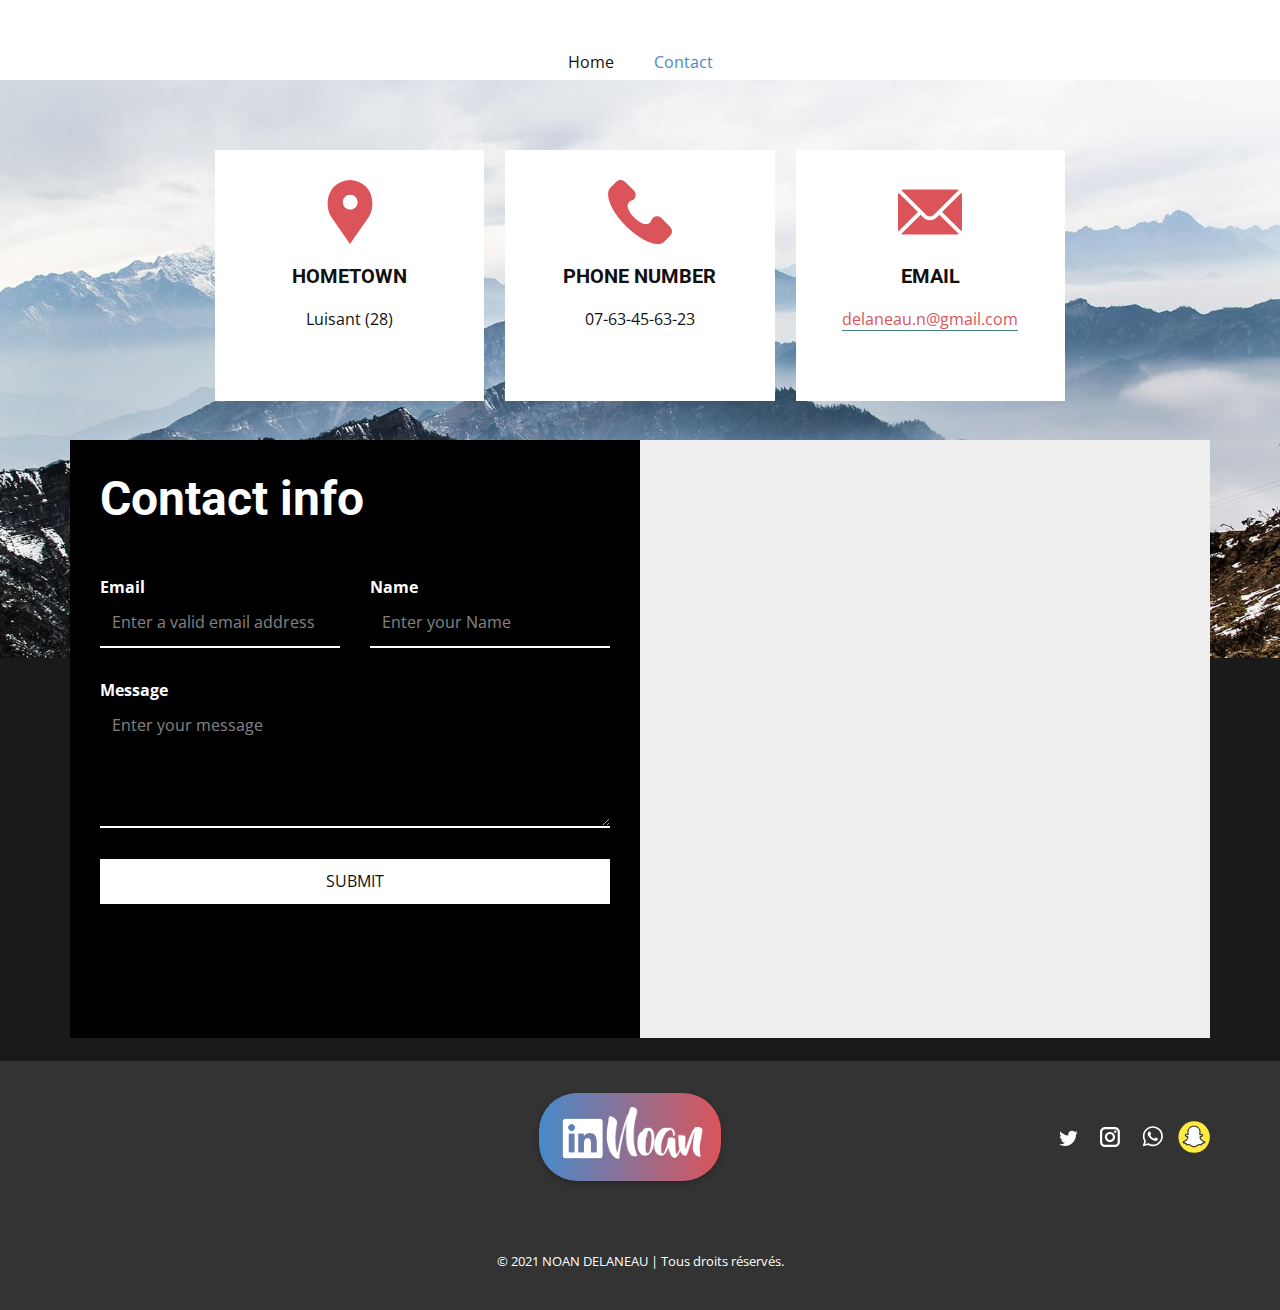
<file: Contact.html>
<!DOCTYPE html>
<html style="font-size: 16px;">
  <head>
    <meta name="viewport" content="width=device-width, initial-scale=1.0">
    <meta charset="utf-8">
    <meta name="keywords" content="​About Me, Sample Headline">
    <meta name="description" content="">
    <meta name="page_type" content="np-template-header-footer-from-plugin">
    <title>Contact</title>
    <link rel="stylesheet" href="nicepage.css" media="screen">
<link rel="stylesheet" href="Contact.css" media="screen">
    <script class="u-script" type="text/javascript" src="jquery.js" defer=""></script>
    <script class="u-script" type="text/javascript" src="nicepage.js" defer=""></script>
    <meta name="generator" content="Nicepage 3.30.2, nicepage.com">
    <link id="u-theme-google-font" rel="stylesheet" href="https://fonts.googleapis.com/css?family=Roboto:100,100i,300,300i,400,400i,500,500i,700,700i,900,900i|Open+Sans:300,300i,400,400i,600,600i,700,700i,800,800i">
    
    
    <script type="application/ld+json">{
		"@context": "http://schema.org",
		"@type": "Organization",
		"name": "",
		"logo": "images/nono1.png",
		"sameAs": [
				"https://twitter.com/noan_dln",
				"https://instagram.com/noan_dln",
				"https://wa.me/0763456323",
				"http://www.snapchat.com/add/no_noooooo"
		]
}</script>
    <meta name="theme-color" content="#478ac9">
    <meta name="twitter:site" content="@">
    <meta name="twitter:card" content="summary_large_image">
    <meta name="twitter:title" content="Contact">
    <meta name="twitter:description" content="">
    <meta property="og:title" content="Contact">
    <meta property="og:type" content="website">
  </head>
  <body class="u-body"><header class="u-clearfix u-header u-header" id="sec-f721"><div class="u-clearfix u-sheet u-sheet-1">
        <nav class="u-menu u-menu-dropdown u-offcanvas u-menu-1">
          <div class="menu-collapse" style="font-size: 1rem; letter-spacing: 0px;">
            <a class="u-button-style u-custom-left-right-menu-spacing u-custom-padding-bottom u-custom-top-bottom-menu-spacing u-nav-link u-text-active-palette-1-base u-text-hover-palette-2-base" href="#">
              <svg><use xmlns:xlink="http://www.w3.org/1999/xlink" xlink:href="#menu-hamburger"></use></svg>
              <svg version="1.1" xmlns="http://www.w3.org/2000/svg" xmlns:xlink="http://www.w3.org/1999/xlink"><defs><symbol id="menu-hamburger" viewBox="0 0 16 16" style="width: 16px; height: 16px;"><rect y="1" width="16" height="2"></rect><rect y="7" width="16" height="2"></rect><rect y="13" width="16" height="2"></rect>
</symbol>
</defs></svg>
            </a>
          </div>
          <div class="u-custom-menu u-nav-container">
            <ul class="u-nav u-unstyled u-nav-1"><li class="u-nav-item"><a class="u-button-style u-nav-link u-text-active-palette-1-base u-text-hover-palette-2-base" href="Accueil.html" style="padding: 10px 20px;">Home</a>
</li><li class="u-nav-item"><a class="u-button-style u-nav-link u-text-active-palette-1-base u-text-hover-palette-2-base" href="Contact.html" target="_blank" style="padding: 10px 20px;">Contact</a>
</li></ul>
          </div>
          <div class="u-custom-menu u-nav-container-collapse">
            <div class="u-black u-container-style u-inner-container-layout u-opacity u-opacity-95 u-sidenav">
              <div class="u-inner-container-layout u-sidenav-overflow">
                <div class="u-menu-close"></div>
                <ul class="u-align-center u-nav u-popupmenu-items u-unstyled u-nav-2"><li class="u-nav-item"><a class="u-button-style u-nav-link" href="Accueil.html" style="padding: 10px 20px;">Home</a>
</li><li class="u-nav-item"><a class="u-button-style u-nav-link" href="Contact.html" target="_blank" style="padding: 10px 20px;">Contact</a>
</li></ul>
              </div>
            </div>
            <div class="u-black u-menu-overlay u-opacity u-opacity-70"></div>
          </div>
        </nav>
      </div></header>
    <section class="u-clearfix u-grey-90 u-valign-middle-md u-section-1" id="carousel_da02">
      <img class="u-expanded-width u-image u-image-1" src="images/fgfg-min.jpg" data-image-width="1920" data-image-height="1003">
      <div class="u-list u-list-1">
        <div class="u-repeater u-repeater-1">
          <div class="u-align-center u-container-style u-list-item u-repeater-item u-white u-list-item-1">
            <div class="u-container-layout u-similar-container u-container-layout-1"><span class="u-icon u-icon-circle u-text-palette-2-base u-icon-1"><svg class="u-svg-link" preserveAspectRatio="xMidYMin slice" viewBox="0 0 52 52" style=""><use xmlns:xlink="http://www.w3.org/1999/xlink" xlink:href="#svg-077e"></use></svg><svg class="u-svg-content" viewBox="0 0 52 52" x="0px" y="0px" id="svg-077e" style="enable-background:new 0 0 52 52;"><path style="fill:currentColor;" d="M38.853,5.324L38.853,5.324c-7.098-7.098-18.607-7.098-25.706,0h0
	C6.751,11.72,6.031,23.763,11.459,31L26,52l14.541-21C45.969,23.763,45.249,11.72,38.853,5.324z M26.177,24c-3.314,0-6-2.686-6-6
	s2.686-6,6-6s6,2.686,6,6S29.491,24,26.177,24z"></path></svg></span>
              <h5 class="u-text u-text-1">Hometown</h5>
              <p class="u-text u-text-2">Luisant (28)</p>
            </div>
          </div>
          <div class="u-align-center u-container-style u-list-item u-repeater-item u-white u-list-item-2">
            <div class="u-container-layout u-similar-container u-container-layout-2"><span class="u-icon u-icon-circle u-text-palette-2-base u-icon-2"><svg class="u-svg-link" preserveAspectRatio="xMidYMin slice" viewBox="0 0 513.64 513.64" style=""><use xmlns:xlink="http://www.w3.org/1999/xlink" xlink:href="#svg-9786"></use></svg><svg class="u-svg-content" viewBox="0 0 513.64 513.64" x="0px" y="0px" id="svg-9786" style="enable-background:new 0 0 513.64 513.64;"><g><g><path d="M499.66,376.96l-71.68-71.68c-25.6-25.6-69.12-15.359-79.36,17.92c-7.68,23.041-33.28,35.841-56.32,30.72    c-51.2-12.8-120.32-79.36-133.12-133.12c-7.68-23.041,7.68-48.641,30.72-56.32c33.28-10.24,43.52-53.76,17.92-79.36l-71.68-71.68    c-20.48-17.92-51.2-17.92-69.12,0l-48.64,48.64c-48.64,51.2,5.12,186.88,125.44,307.2c120.32,120.32,256,176.641,307.2,125.44    l48.64-48.64C517.581,425.6,517.581,394.88,499.66,376.96z"></path>
</g>
</g></svg></span>
              <h5 class="u-text u-text-3">phone number</h5>
              <p class="u-text u-text-4">07-63-45-63-23</p>
            </div>
          </div>
          <div class="u-align-center u-container-style u-list-item u-repeater-item u-white u-list-item-3">
            <div class="u-container-layout u-similar-container u-container-layout-3"><span class="u-icon u-icon-circle u-text-palette-2-base u-icon-3"><svg class="u-svg-link" preserveAspectRatio="xMidYMin slice" viewBox="0 0 512 512" style=""><use xmlns:xlink="http://www.w3.org/1999/xlink" xlink:href="#svg-9f82"></use></svg><svg class="u-svg-content" viewBox="0 0 512 512" x="0px" y="0px" id="svg-9f82" style="enable-background:new 0 0 512 512;"><g><g><path d="M507.49,101.721L352.211,256L507.49,410.279c2.807-5.867,4.51-12.353,4.51-19.279V121    C512,114.073,510.297,107.588,507.49,101.721z"></path>
</g>
</g><g><g><path d="M467,76H45c-6.927,0-13.412,1.703-19.279,4.51l198.463,197.463c17.548,17.548,46.084,17.548,63.632,0L486.279,80.51    C480.412,77.703,473.927,76,467,76z"></path>
</g>
</g><g><g><path d="M4.51,101.721C1.703,107.588,0,114.073,0,121v270c0,6.927,1.703,13.413,4.51,19.279L159.789,256L4.51,101.721z"></path>
</g>
</g><g><g><path d="M331,277.211l-21.973,21.973c-29.239,29.239-76.816,29.239-106.055,0L181,277.211L25.721,431.49    C31.588,434.297,38.073,436,45,436h422c6.927,0,13.412-1.703,19.279-4.51L331,277.211z"></path>
</g>
</g></svg></span>
              <h5 class="u-text u-text-5">Email</h5>
              <p class="u-text u-text-6">
                <a href="mailto:delaneau.n@gmail.com" class="u-active-none u-border-1 u-border-active-black u-border-hover-black u-border-palette-4-dark-2 u-btn u-button-link u-button-style u-hover-none u-none u-text-active-black u-text-hover-black u-text-palette-2-base u-btn-1">delaneau.n@gmail.com</a>
              </p>
            </div>
          </div>
        </div>
      </div>
      <div class="u-clearfix u-layout-wrap u-layout-wrap-1">
        <div class="u-layout">
          <div class="u-layout-row">
            <div class="u-align-left u-black u-container-style u-layout-cell u-left-cell u-size-30 u-layout-cell-1">
              <div class="u-container-layout u-container-layout-4">
                <h3 class="u-text u-text-body-alt-color u-text-default u-text-7">Contact info</h3>
                <div class="u-expanded-width-sm u-expanded-width-xs u-form u-form-1">
                  <form action="#" method="POST" class="u-clearfix u-form-spacing-30 u-form-vertical u-inner-form" style="padding: 0px;" source="custom" name="form">
                    <div class="u-form-email u-form-group u-form-partition-factor-2">
                      <label for="email-319a" class="u-label u-text-body-alt-color u-label-1">Email</label>
                      <input type="email" placeholder="Enter a valid email address" id="email-319a" name="email" class="u-border-2 u-border-no-left u-border-no-right u-border-no-top u-border-white u-input u-input-rectangle" required="">
                    </div>
                    <div class="u-form-group u-form-name u-form-partition-factor-2">
                      <label for="name-319a" class="u-label u-text-body-alt-color u-label-2">Name</label>
                      <input type="text" placeholder="Enter your Name" id="name-319a" name="name" class="u-border-2 u-border-no-left u-border-no-right u-border-no-top u-border-white u-input u-input-rectangle" required="">
                    </div>
                    <div class="u-form-group u-form-message">
                      <label for="message-319a" class="u-label u-text-body-alt-color u-label-3">Message</label>
                      <textarea placeholder="Enter your message" rows="4" cols="50" id="message-319a" name="message" class="u-border-2 u-border-no-left u-border-no-right u-border-no-top u-border-white u-input u-input-rectangle" required=""></textarea>
                    </div>
                    <div class="u-align-left u-form-group u-form-submit">
                      <a href="#" class="u-btn u-btn-submit u-button-style u-white u-btn-2">Submit</a>
                      <input type="submit" value="submit" class="u-form-control-hidden" wfd-invisible="true">
                    </div>
                    <div class="u-form-send-message u-form-send-success" wfd-invisible="true"> Thank you! Your message has been sent. </div>
                    <div class="u-form-send-error u-form-send-message" wfd-invisible="true"> Unable to send your message. Please fix errors then try again. </div>
                    <input type="hidden" value="" name="recaptchaResponse" wfd-invisible="true">
                  </form>
                </div>
              </div>
            </div>
            <div class="u-black u-container-style u-layout-cell u-right-cell u-size-30 u-layout-cell-2">
              <div class="u-container-layout u-container-layout-5">
                <div class="u-expanded u-grey-light-2 u-map">
                  <div class="embed-responsive">
                    <iframe class="embed-responsive-item" src="//maps.google.com/maps?output=embed&amp;q=Luisant&amp;z=12&amp;t=m" data-map="[base64]"></iframe>
                  </div>
                </div>
              </div>
            </div>
          </div>
        </div>
      </div>
    </section>
    
    
    <footer class="u-align-center u-clearfix u-footer u-grey-80 u-footer" id="sec-9d2a"><div class="u-align-left u-clearfix u-sheet u-sheet-1">
        <a href="https://www.linkedin.com/in/noan-delaneau/" class="u-align-center u-border-none u-btn u-btn-round u-button-style u-gradient u-none u-radius-38 u-text-body-alt-color u-btn-1"><span class="u-file-icon u-icon u-icon-1"><img src="images/linkedin.png" alt=""></span>&nbsp; &nbsp; &nbsp; &nbsp; &nbsp; &nbsp; &nbsp; &nbsp; &nbsp; &nbsp;
        </a>
        <a href="https://www.linkedin.com/in/noan-delaneau/" class="u-image u-logo u-image-1" data-image-width="204" data-image-height="114" title="Linkedin">
          <img src="images/nono1.png" class="u-logo-image u-logo-image-1">
        </a>
        <div class="u-social-icons u-spacing-10 u-social-icons-1">
          <a class="u-social-url" title="twitter" target="_blank" href="https://twitter.com/noan_dln"><span class="u-icon u-social-icon u-social-twitter u-text-grey-80 u-icon-2"><svg class="u-svg-link" preserveAspectRatio="xMidYMin slice" viewBox="0 0 112 112" style=""><use xmlns:xlink="http://www.w3.org/1999/xlink" xlink:href="#svg-3939"></use></svg><svg class="u-svg-content" viewBox="0 0 112 112" x="0" y="0" id="svg-3939"><circle fill="currentColor" class="st0" cx="56.1" cy="56.1" r="55"></circle><path fill="#FFFFFF" d="M83.8,47.3c0,0.6,0,1.2,0,1.7c0,17.7-13.5,38.2-38.2,38.2C38,87.2,31,85,25,81.2c1,0.1,2.1,0.2,3.2,0.2
c6.3,0,12.1-2.1,16.7-5.7c-5.9-0.1-10.8-4-12.5-9.3c0.8,0.2,1.7,0.2,2.5,0.2c1.2,0,2.4-0.2,3.5-0.5c-6.1-1.2-10.8-6.7-10.8-13.1
c0-0.1,0-0.1,0-0.2c1.8,1,3.9,1.6,6.1,1.7c-3.6-2.4-6-6.5-6-11.2c0-2.5,0.7-4.8,1.8-6.7c6.6,8.1,16.5,13.5,27.6,14
c-0.2-1-0.3-2-0.3-3.1c0-7.4,6-13.4,13.4-13.4c3.9,0,7.3,1.6,9.8,4.2c3.1-0.6,5.9-1.7,8.5-3.3c-1,3.1-3.1,5.8-5.9,7.4
c2.7-0.3,5.3-1,7.7-2.1C88.7,43,86.4,45.4,83.8,47.3z"></path></svg></span>
          </a>
          <a class="u-social-url" title="instagram" target="_blank" href="https://instagram.com/noan_dln"><span class="u-icon u-social-icon u-social-instagram u-text-grey-80 u-icon-3"><svg class="u-svg-link" preserveAspectRatio="xMidYMin slice" viewBox="0 0 112 112" style=""><use xmlns:xlink="http://www.w3.org/1999/xlink" xlink:href="#svg-59fe"></use></svg><svg class="u-svg-content" viewBox="0 0 112 112" x="0" y="0" id="svg-59fe"><circle fill="currentColor" cx="56.1" cy="56.1" r="55"></circle><path fill="#FFFFFF" d="M55.9,38.2c-9.9,0-17.9,8-17.9,17.9C38,66,46,74,55.9,74c9.9,0,17.9-8,17.9-17.9C73.8,46.2,65.8,38.2,55.9,38.2
z M55.9,66.4c-5.7,0-10.3-4.6-10.3-10.3c-0.1-5.7,4.6-10.3,10.3-10.3c5.7,0,10.3,4.6,10.3,10.3C66.2,61.8,61.6,66.4,55.9,66.4z"></path><path fill="#FFFFFF" d="M74.3,33.5c-2.3,0-4.2,1.9-4.2,4.2s1.9,4.2,4.2,4.2s4.2-1.9,4.2-4.2S76.6,33.5,74.3,33.5z"></path><path fill="#FFFFFF" d="M73.1,21.3H38.6c-9.7,0-17.5,7.9-17.5,17.5v34.5c0,9.7,7.9,17.6,17.5,17.6h34.5c9.7,0,17.5-7.9,17.5-17.5V38.8
C90.6,29.1,82.7,21.3,73.1,21.3z M83,73.3c0,5.5-4.5,9.9-9.9,9.9H38.6c-5.5,0-9.9-4.5-9.9-9.9V38.8c0-5.5,4.5-9.9,9.9-9.9h34.5
c5.5,0,9.9,4.5,9.9,9.9V73.3z"></path></svg></span>
          </a>
          <a class="u-social-url" target="_blank" title="Whatsapp" href="https://wa.me/0763456323"><span class="u-icon u-social-icon u-social-whatsapp u-text-grey-80 u-icon-4"><svg class="u-svg-link" preserveAspectRatio="xMidYMin slice" viewBox="0 0 112 112" style=""><use xmlns:xlink="http://www.w3.org/1999/xlink" xlink:href="#svg-31c3"></use></svg><svg class="u-svg-content" viewBox="0 0 112 112" x="0" y="0" id="svg-31c3"><circle fill="currentColor" cx="56.1" cy="56.1" r="55"></circle><path fill="#FFFFFF" d="M83.8,28.3C77.2,21.7,68.4,18,59,18c-19.3,0-35.1,15.7-35.1,35.1c0,6.2,1.6,12.2,4.7,17.5l-5,18.2L42.2,84
	c5.1,2.8,10.9,4.3,16.8,4.3h0l0,0c19.3,0,35.1-15.7,35.1-35.1C94.1,43.8,90.5,35,83.8,28.3 M59,82.3L59,82.3
	c-5.2,0-10.4-1.4-14.9-4.1l-1.1-0.6l-11,2.9L35,69.8l-0.7-1.1c-2.9-4.6-4.5-10-4.5-15.5C29.8,37,42.9,24,59,24
	c7.8,0,15.1,3,20.6,8.6c5.5,5.5,8.5,12.8,8.5,20.6C88.2,69.2,75.1,82.3,59,82.3 M75,60.5c-0.9-0.4-5.2-2.6-6-2.9
	c-0.8-0.3-1.4-0.4-2,0.4s-2.3,2.9-2.8,3.4c-0.5,0.6-1,0.7-1.9,0.2c-0.9-0.4-3.7-1.4-7.1-4.4c-2.6-2.3-4.4-5.2-4.9-6.1
	c-0.5-0.9-0.1-1.4,0.4-1.8c0.4-0.4,0.9-1,1.3-1.5c0.4-0.5,0.6-0.9,0.9-1.5c0.3-0.6,0.1-1.1-0.1-1.5c-0.2-0.4-2-4.8-2.7-6.5
	c-0.7-1.7-1.4-1.5-2-1.5c-0.5,0-1.1,0-1.7,0c-0.6,0-1.5,0.2-2.3,1.1c-0.8,0.9-3.1,3-3.1,7.3c0,4.3,3.1,8.5,3.6,9.1
	c0.4,0.6,6.2,9.4,15,13.2c2.1,0.9,3.7,1.4,5,1.8c2.1,0.7,4,0.6,5.5,0.3c1.7-0.3,5.2-2.1,5.9-4.2c0.7-2,0.7-3.8,0.5-4.2
	C76.5,61.1,75.9,60.9,75,60.5"></path></svg></span>
          </a>
          <a class="u-social-url" target="_blank" title="Snapchat" href="http://www.snapchat.com/add/no_noooooo"><span class="u-icon u-social-icon u-social-snapchat u-text-grey-80 u-icon-5"><svg class="u-svg-link" preserveAspectRatio="xMidYMin slice" viewBox="0 0 112 112" style=""><use xmlns:xlink="http://www.w3.org/1999/xlink" xlink:href="#svg-2cdd"></use></svg><svg class="u-svg-content" viewBox="0 0 112 112" x="0" y="0" id="svg-2cdd"><circle fill="#FFEB3B" cx="56.5" cy="56.1" r="55"></circle><path fill="#FFFFFF" d="M92.5,71.8c-10.2-1.7-14.7-12.2-14.9-12.7c0,0,0-0.1,0-0.1c-0.5-1.1-0.6-1.9-0.4-2.6c0.6-1.3,2.7-2,4.1-2.4
	c0.4-0.1,0.8-0.3,1.1-0.4c1.4-0.6,2.4-1.2,3-1.8c0.8-0.8,0.9-1.6,0.9-2.1c0-1.2-1-2.3-2.4-2.9c-0.5-0.2-1.1-0.3-1.7-0.3
	c-0.4,0-1,0.1-1.5,0.3c-1.2,0.6-2.3,0.9-3.2,0.9c-0.5,0-0.8-0.1-1-0.2c0-0.5,0.1-1,0.1-1.5l0-0.2c0.3-5.2,0.7-11.7-1-15.5
	c-1.2-2.6-2.7-4.9-4.7-6.7c-1.6-1.5-3.5-2.8-5.6-3.7c-3.6-1.6-7-1.9-8.7-1.9h0c-0.1,0-0.1,0-0.2,0c-0.5,0-1.2,0-1.3,0
	c-1.7,0-5.1,0.2-8.7,1.9c-2.1,0.9-3.9,2.2-5.5,3.7c-1.9,1.8-3.5,4.1-4.6,6.7c-1.7,3.8-1.3,10.3-1,15.5v0c0,0.6,0.1,1.1,0.1,1.7
	c-0.2,0.1-0.7,0.2-1.2,0.2c-1,0-2.1-0.3-3.4-0.9c-0.4-0.2-0.8-0.3-1.3-0.3c-0.8,0-1.6,0.2-2.3,0.6c-0.9,0.5-1.5,1.3-1.6,2.1
	c-0.1,0.5-0.1,1.6,1.1,2.7c0.7,0.6,1.6,1.1,2.8,1.6c0.3,0.1,0.7,0.2,1.1,0.4c1.4,0.5,3.5,1.1,4.1,2.4c0.3,0.7,0.2,1.5-0.4,2.6
	c0,0,0,0.1,0,0.1c-0.1,0.3-1.3,3.1-3.8,6c-1.4,1.7-3,3-4.6,4.1c-2,1.3-4.2,2.2-6.5,2.5c-0.9,0.1-1.5,1-1.5,1.9
	c0,0.3,0.1,0.5,0.2,0.8v0c0.4,0.9,1.2,1.6,2.6,2.2c1.7,0.8,4.2,1.4,7.4,2c0.2,0.3,0.3,1.1,0.5,1.7c0.1,0.6,0.3,1.2,0.4,1.8
	c0.2,0.7,0.7,1.5,2,1.5c0.5,0,1.1-0.1,1.7-0.2c1-0.2,2.3-0.5,4-0.5c0.9,0,1.9,0.1,2.9,0.2c1.9,0.3,3.5,1.5,5.3,2.8
	c2.7,1.9,5.8,4.1,10.5,4.1c0.1,0,0.3,0,0.4,0c0.2,0,0.3,0,0.5,0c4.7,0,7.8-2.2,10.5-4.1l0,0c1.9-1.3,3.5-2.5,5.3-2.8
	c1-0.2,1.9-0.2,2.9-0.2c1.6,0,2.9,0.2,4,0.4c0.7,0.1,1.3,0.2,1.7,0.2h0h0c1,0,1.7-0.5,2-1.5c0.2-0.6,0.3-1.2,0.4-1.8
	c0.1-0.5,0.3-1.3,0.5-1.6c3.3-0.5,5.8-1.2,7.4-2c1.4-0.6,2.2-1.4,2.6-2.2c0.1-0.3,0.2-0.5,0.2-0.8C94,72.7,93.4,71.9,92.5,71.8z"></path><path d="M56.5,92c-0.2,0-0.4,0-0.5,0c-0.1,0-0.3,0-0.4,0c-5.3,0-8.8-2.5-11.7-4.5c-1.7-1.2-3.1-2.2-4.5-2.4
	c-0.9-0.1-1.7-0.2-2.5-0.2c-1.5,0-2.6,0.2-3.6,0.4l-0.1,0c-0.7,0.1-1.4,0.3-2.1,0.3c-1.9,0-3.4-1.1-4-2.9c-0.2-0.7-0.3-1.4-0.5-1.9
	c0-0.1,0-0.2-0.1-0.3c-2.8-0.5-5.1-1.2-6.7-1.9c-1.8-0.9-3-1.9-3.6-3.3l-0.2-0.4c-0.1-0.3-0.2-0.7-0.2-1c-0.1-1.9,1.2-3.6,3.2-4
	c2-0.3,3.9-1.1,5.7-2.3c1.5-1,2.9-2.2,4.2-3.7c2.1-2.4,3.2-4.8,3.5-5.4l0.1-0.2c0.3-0.6,0.3-0.9,0.3-1c-0.3-0.5-2.2-1.1-2.8-1.3
	l-0.1,0c-0.4-0.1-0.8-0.3-1.1-0.4c-1.4-0.6-2.6-1.3-3.4-2c-1.4-1.3-2-2.9-1.7-4.5c0.3-1.4,1.2-2.6,2.6-3.4c1.7-1,3.8-1.2,5.4-0.5
	c0.7,0.3,1.2,0.5,1.7,0.6c-0.3-5.4-0.7-11.9,1.2-16.1c1.3-2.9,3-5.3,5.1-7.3c1.8-1.7,3.8-3.1,6.1-4.1c4-1.8,7.7-2,9.5-2l1.5,0
	c1.9,0,5.5,0.3,9.5,2c2.3,1,4.3,2.4,6.1,4.1c2.1,2,3.8,4.5,5.1,7.4c1.9,4.2,1.5,10.7,1.2,16c0.4-0.1,0.8-0.3,1.2-0.5
	c1.4-0.7,3.3-0.7,4.8,0c2.2,0.8,3.6,2.6,3.7,4.7c0,1.3-0.5,2.5-1.5,3.5c-0.9,0.9-2.1,1.6-3.7,2.3c-0.4,0.1-0.8,0.3-1.2,0.4
	c-0.6,0.2-2.6,0.8-2.9,1.3c0,0,0,0.3,0.3,0.8l0.1,0.2c0.1,0.2,4.3,10,13.4,11.5c1.9,0.3,3.3,2,3.2,4c0,0.5-0.1,1-0.4,1.5
	c-0.6,1.3-1.7,2.4-3.6,3.2c-1.6,0.8-3.8,1.4-6.7,1.9c0,0.1,0,0.2-0.1,0.3c-0.1,0.6-0.3,1.3-0.5,1.9c-0.5,1.8-2,2.9-3.9,2.9
	c-0.7,0-1.3-0.1-2.2-0.3c-1.2-0.2-2.3-0.4-3.6-0.4c-0.8,0-1.7,0.1-2.5,0.2c-1.4,0.2-2.7,1.1-4.3,2.3l-0.2,0.1
	C65.3,89.5,61.8,92,56.5,92z M55.9,88l0.1,0c0.1,0,0.3,0,0.4,0c3.9,0,6.6-1.8,9.1-3.6l0.2-0.2c2-1.4,3.8-2.7,6.2-3.1
	c1.1-0.2,2.1-0.3,3.2-0.3c1.8,0,3.1,0.2,4.4,0.5c0.6,0.1,1.1,0.2,1.4,0.2l0.2,0c0.1-0.6,0.2-1.1,0.4-1.7c0.2-1,0.4-1.7,0.6-2.1
	l0.5-0.9l1-0.2c3.1-0.5,5.4-1.1,6.9-1.8c1.1-0.5,1.4-0.9,1.5-1.1C81.1,71.7,76.2,61,75.8,60l0-0.1c-0.8-1.6-0.9-3-0.4-4.3
	c0.9-2.2,3.6-3,5.3-3.6c0.4-0.1,0.7-0.2,1-0.3c1.1-0.4,1.9-0.9,2.3-1.4c0.3-0.3,0.4-0.6,0.4-0.7c0-0.4-0.5-0.8-1.1-1
	c-0.6-0.3-1.3-0.2-1.7-0.1c-1.4,0.7-2.8,1-3.9,1.1l-0.1,0l-0.1,0c-0.7,0-1.2-0.2-1.8-0.4l-1.3-0.6l0.2-3.1
	c0.3-4.7,0.7-11.2-0.8-14.6c-1.1-2.4-2.5-4.4-4.2-6.1c-1.4-1.4-3.1-2.5-5-3.3c-3.3-1.5-6.3-1.7-7.9-1.7l-1.5,0
	c-1.5,0-4.6,0.2-7.9,1.7c-1.9,0.8-3.5,1.9-5,3.3c-1.7,1.7-3.1,3.7-4.2,6.1c-1.5,3.4-1.1,9.6-0.8,14.5l0.2,3.1l-1.3,0.6
	c-1.6,0.7-3.8,0.5-6.3-0.7c-0.3-0.2-1.1,0-1.7,0.3c-0.4,0.2-0.6,0.5-0.7,0.7c0,0.2,0.1,0.5,0.5,0.8c0.3,0.3,1,0.8,2.2,1.3
	c0.3,0.1,0.6,0.2,0.9,0.3l0.1,0c1.8,0.6,4.4,1.4,5.3,3.6c0.5,1.2,0.4,2.6-0.4,4.2l0,0.1c-0.3,0.8-1.6,3.5-4.1,6.5
	c-1.5,1.8-3.2,3.3-5,4.5c-2.2,1.4-4.5,2.4-7,2.8c0.1,0.2,0.5,0.6,1.6,1.1c1.5,0.7,3.9,1.3,6.9,1.8l1,0.2l0.5,0.9
	c0.3,0.5,0.4,1.2,0.6,2.1c0.1,0.6,0.2,1.1,0.4,1.7c0,0,0,0,0,0.1c0.2,0,0.8-0.1,1.4-0.2c1.1-0.2,2.6-0.5,4.4-0.5
	c1,0,2.1,0.1,3.2,0.3c2.3,0.4,4.2,1.7,6.2,3.1c2.6,1.8,5.3,3.8,9.3,3.8c0.1,0,0.2,0,0.2,0L55.9,88z"></path></svg></span>
          </a>
        </div>
      </div></footer>
    <section class="u-backlink u-clearfix u-grey-80">
      <p class="u-text">
        <span>© 2021 NOAN DELANEAU | Tous droits réservés.</span>
      </p> 
    </section> 
  </body>
</html>
</file>
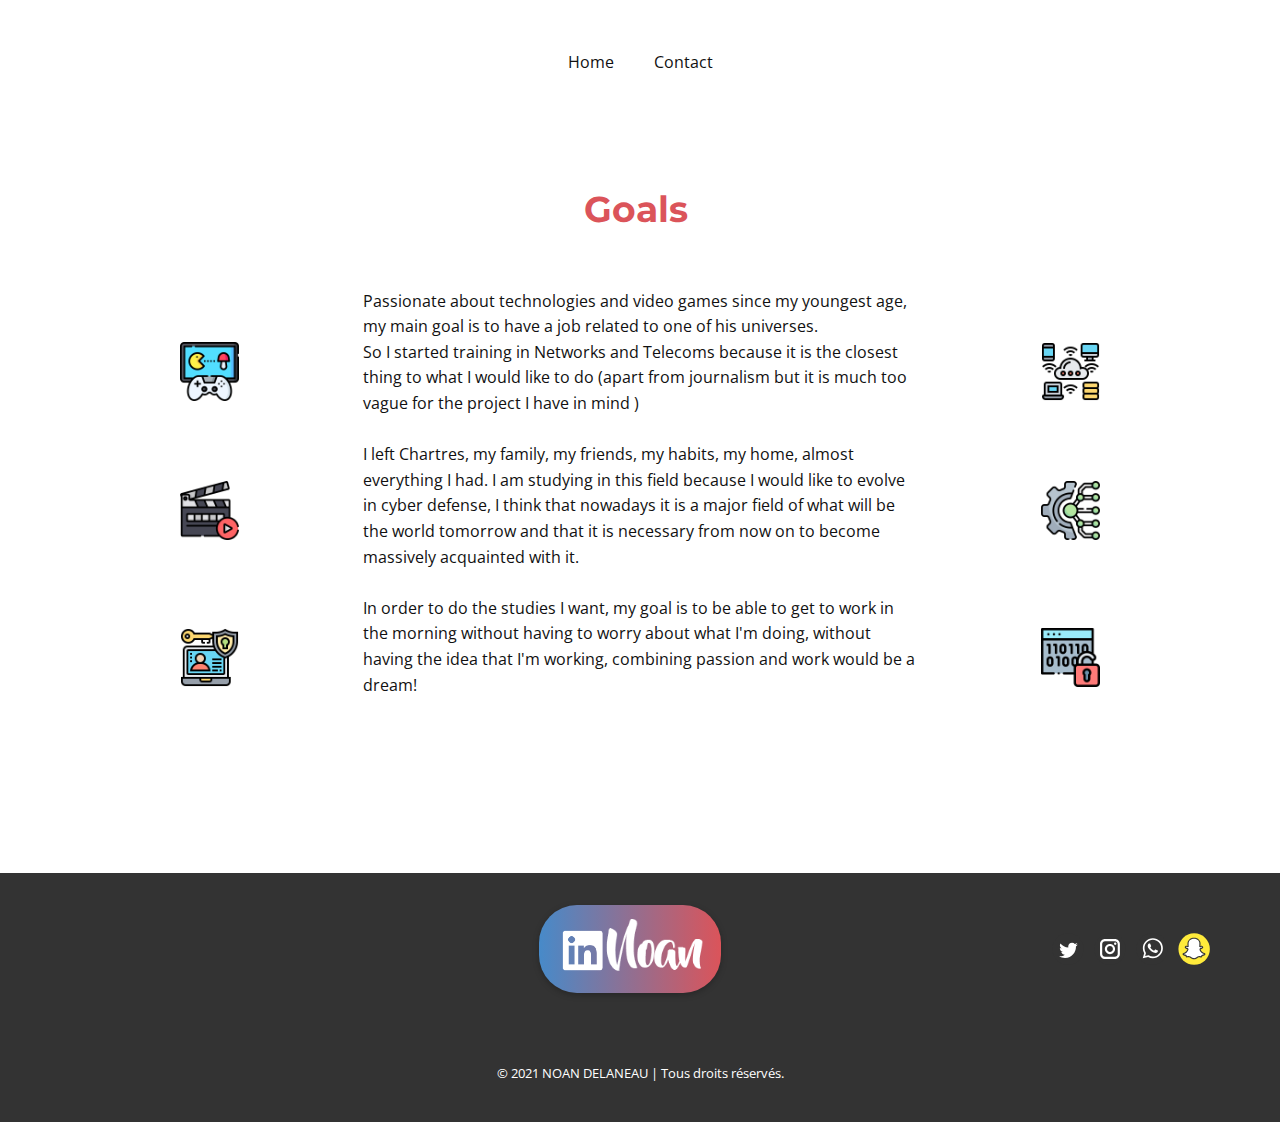
<file: Goals.html>
<!DOCTYPE html>
<html style="font-size: 16px;">
  <head>
    <meta name="viewport" content="width=device-width, initial-scale=1.0">
    <meta charset="utf-8">
    <meta name="keywords" content="​About Me, Sample Headline">
    <meta name="description" content="">
    <meta name="page_type" content="np-template-header-footer-from-plugin">
    <title>Goals</title>
    <link rel="stylesheet" href="nicepage.css" media="screen">
<link rel="stylesheet" href="Goals.css" media="screen">
    <script class="u-script" type="text/javascript" src="jquery.js" defer=""></script>
    <script class="u-script" type="text/javascript" src="nicepage.js" defer=""></script>
    <meta name="generator" content="Nicepage 3.30.2, nicepage.com">
    <link id="u-theme-google-font" rel="stylesheet" href="https://fonts.googleapis.com/css?family=Roboto:100,100i,300,300i,400,400i,500,500i,700,700i,900,900i|Open+Sans:300,300i,400,400i,600,600i,700,700i,800,800i">
    <link id="u-page-google-font" rel="stylesheet" href="https://fonts.googleapis.com/css?family=Montserrat:100,100i,200,200i,300,300i,400,400i,500,500i,600,600i,700,700i,800,800i,900,900i">
    
    
    <script type="application/ld+json">{
		"@context": "http://schema.org",
		"@type": "Organization",
		"name": "",
		"logo": "images/nono1.png",
		"sameAs": [
				"https://twitter.com/noan_dln",
				"https://instagram.com/noan_dln",
				"https://wa.me/0763456323",
				"http://www.snapchat.com/add/no_noooooo"
		]
}</script>
    <meta name="theme-color" content="#478ac9">
    <meta name="twitter:site" content="@">
    <meta name="twitter:card" content="summary_large_image">
    <meta name="twitter:title" content="Goals">
    <meta name="twitter:description" content="">
    <meta property="og:title" content="Goals">
    <meta property="og:type" content="website">
  </head>
  <body class="u-body"><header class="u-clearfix u-header u-header" id="sec-f721"><div class="u-clearfix u-sheet u-sheet-1">
        <nav class="u-menu u-menu-dropdown u-offcanvas u-menu-1">
          <div class="menu-collapse" style="font-size: 1rem; letter-spacing: 0px;">
            <a class="u-button-style u-custom-left-right-menu-spacing u-custom-padding-bottom u-custom-top-bottom-menu-spacing u-nav-link u-text-active-palette-1-base u-text-hover-palette-2-base" href="#">
              <svg><use xmlns:xlink="http://www.w3.org/1999/xlink" xlink:href="#menu-hamburger"></use></svg>
              <svg version="1.1" xmlns="http://www.w3.org/2000/svg" xmlns:xlink="http://www.w3.org/1999/xlink"><defs><symbol id="menu-hamburger" viewBox="0 0 16 16" style="width: 16px; height: 16px;"><rect y="1" width="16" height="2"></rect><rect y="7" width="16" height="2"></rect><rect y="13" width="16" height="2"></rect>
</symbol>
</defs></svg>
            </a>
          </div>
          <div class="u-custom-menu u-nav-container">
            <ul class="u-nav u-unstyled u-nav-1"><li class="u-nav-item"><a class="u-button-style u-nav-link u-text-active-palette-1-base u-text-hover-palette-2-base" href="Accueil.html" style="padding: 10px 20px;">Home</a>
</li><li class="u-nav-item"><a class="u-button-style u-nav-link u-text-active-palette-1-base u-text-hover-palette-2-base" href="Contact.html" target="_blank" style="padding: 10px 20px;">Contact</a>
</li></ul>
          </div>
          <div class="u-custom-menu u-nav-container-collapse">
            <div class="u-black u-container-style u-inner-container-layout u-opacity u-opacity-95 u-sidenav">
              <div class="u-inner-container-layout u-sidenav-overflow">
                <div class="u-menu-close"></div>
                <ul class="u-align-center u-nav u-popupmenu-items u-unstyled u-nav-2"><li class="u-nav-item"><a class="u-button-style u-nav-link" href="Accueil.html" style="padding: 10px 20px;">Home</a>
</li><li class="u-nav-item"><a class="u-button-style u-nav-link" href="Contact.html" target="_blank" style="padding: 10px 20px;">Contact</a>
</li></ul>
              </div>
            </div>
            <div class="u-black u-menu-overlay u-opacity u-opacity-70"></div>
          </div>
        </nav>
      </div></header>
    <section class="u-clearfix u-white u-section-1" id="carousel_8fcb">
      <div class="u-align-left u-clearfix u-sheet u-sheet-1">
        <h2 class="u-custom-font u-font-montserrat u-text u-text-palette-3-base u-text-1">
          <span style="color: rgb(219, 84, 90);">Goals</span>
          <span class="u-text-palette-2-base"></span>
        </h2>
        <p class="u-text u-text-2">Passionate about technologies and video games since my youngest age, my main goal is to have a job related to one of his universes. <br>So I started training in Networks and Telecoms because it is the closest thing to what I would like to do (apart from journalism but it is much too vague for the project I have in mind ) <br>
          <br>I left Chartres, my family, my friends, my habits, my home, almost everything I had. I am studying in this field because I would like to evolve in cyber defense, I think that nowadays it is a major field of what will be the world tomorrow and that it is necessary from now on to become massively acquainted with it. <br>
          <br>In order to do the studies I want, my goal is to be able to get to work in the morning without having to worry about what I'm doing, without having the idea that I'm working, combining passion and work would be a dream!
        </p>
        <img class="u-image u-image-default u-preserve-proportions u-image-1" src="images/la-technologie.png" alt="" data-image-width="512" data-image-height="512">
        <img class="u-image u-image-default u-preserve-proportions u-image-2" src="images/game-console.png" alt="" data-image-width="512" data-image-height="512">
        <img class="u-image u-image-default u-preserve-proportions u-image-3" src="images/la-technologie1.png" alt="" data-image-width="512" data-image-height="512">
        <img class="u-image u-image-default u-preserve-proportions u-image-4" src="images/clapboard.png" alt="" data-image-width="512" data-image-height="512">
        <img class="u-image u-image-default u-preserve-proportions u-image-5" src="images/cyber-attack.png" alt="" data-image-width="512" data-image-height="512">
        <img class="u-image u-image-default u-preserve-proportions u-image-6" src="images/cyber-security.png" alt="" data-image-width="512" data-image-height="512">
      </div>
    </section>
    
    
    <footer class="u-align-center u-clearfix u-footer u-grey-80 u-footer" id="sec-9d2a"><div class="u-align-left u-clearfix u-sheet u-sheet-1">
        <a href="https://www.linkedin.com/in/noan-delaneau/" class="u-align-center u-border-none u-btn u-btn-round u-button-style u-gradient u-none u-radius-38 u-text-body-alt-color u-btn-1"><span class="u-file-icon u-icon u-icon-1"><img src="images/linkedin.png" alt=""></span>&nbsp; &nbsp; &nbsp; &nbsp; &nbsp; &nbsp; &nbsp; &nbsp; &nbsp; &nbsp;
        </a>
        <a href="https://www.linkedin.com/in/noan-delaneau/" class="u-image u-logo u-image-1" data-image-width="204" data-image-height="114" title="Linkedin">
          <img src="images/nono1.png" class="u-logo-image u-logo-image-1">
        </a>
        <div class="u-social-icons u-spacing-10 u-social-icons-1">
          <a class="u-social-url" title="twitter" target="_blank" href="https://twitter.com/noan_dln"><span class="u-icon u-social-icon u-social-twitter u-text-grey-80 u-icon-2"><svg class="u-svg-link" preserveAspectRatio="xMidYMin slice" viewBox="0 0 112 112" style=""><use xmlns:xlink="http://www.w3.org/1999/xlink" xlink:href="#svg-3939"></use></svg><svg class="u-svg-content" viewBox="0 0 112 112" x="0" y="0" id="svg-3939"><circle fill="currentColor" class="st0" cx="56.1" cy="56.1" r="55"></circle><path fill="#FFFFFF" d="M83.8,47.3c0,0.6,0,1.2,0,1.7c0,17.7-13.5,38.2-38.2,38.2C38,87.2,31,85,25,81.2c1,0.1,2.1,0.2,3.2,0.2
c6.3,0,12.1-2.1,16.7-5.7c-5.9-0.1-10.8-4-12.5-9.3c0.8,0.2,1.7,0.2,2.5,0.2c1.2,0,2.4-0.2,3.5-0.5c-6.1-1.2-10.8-6.7-10.8-13.1
c0-0.1,0-0.1,0-0.2c1.8,1,3.9,1.6,6.1,1.7c-3.6-2.4-6-6.5-6-11.2c0-2.5,0.7-4.8,1.8-6.7c6.6,8.1,16.5,13.5,27.6,14
c-0.2-1-0.3-2-0.3-3.1c0-7.4,6-13.4,13.4-13.4c3.9,0,7.3,1.6,9.8,4.2c3.1-0.6,5.9-1.7,8.5-3.3c-1,3.1-3.1,5.8-5.9,7.4
c2.7-0.3,5.3-1,7.7-2.1C88.7,43,86.4,45.4,83.8,47.3z"></path></svg></span>
          </a>
          <a class="u-social-url" title="instagram" target="_blank" href="https://instagram.com/noan_dln"><span class="u-icon u-social-icon u-social-instagram u-text-grey-80 u-icon-3"><svg class="u-svg-link" preserveAspectRatio="xMidYMin slice" viewBox="0 0 112 112" style=""><use xmlns:xlink="http://www.w3.org/1999/xlink" xlink:href="#svg-59fe"></use></svg><svg class="u-svg-content" viewBox="0 0 112 112" x="0" y="0" id="svg-59fe"><circle fill="currentColor" cx="56.1" cy="56.1" r="55"></circle><path fill="#FFFFFF" d="M55.9,38.2c-9.9,0-17.9,8-17.9,17.9C38,66,46,74,55.9,74c9.9,0,17.9-8,17.9-17.9C73.8,46.2,65.8,38.2,55.9,38.2
z M55.9,66.4c-5.7,0-10.3-4.6-10.3-10.3c-0.1-5.7,4.6-10.3,10.3-10.3c5.7,0,10.3,4.6,10.3,10.3C66.2,61.8,61.6,66.4,55.9,66.4z"></path><path fill="#FFFFFF" d="M74.3,33.5c-2.3,0-4.2,1.9-4.2,4.2s1.9,4.2,4.2,4.2s4.2-1.9,4.2-4.2S76.6,33.5,74.3,33.5z"></path><path fill="#FFFFFF" d="M73.1,21.3H38.6c-9.7,0-17.5,7.9-17.5,17.5v34.5c0,9.7,7.9,17.6,17.5,17.6h34.5c9.7,0,17.5-7.9,17.5-17.5V38.8
C90.6,29.1,82.7,21.3,73.1,21.3z M83,73.3c0,5.5-4.5,9.9-9.9,9.9H38.6c-5.5,0-9.9-4.5-9.9-9.9V38.8c0-5.5,4.5-9.9,9.9-9.9h34.5
c5.5,0,9.9,4.5,9.9,9.9V73.3z"></path></svg></span>
          </a>
          <a class="u-social-url" target="_blank" title="Whatsapp" href="https://wa.me/0763456323"><span class="u-icon u-social-icon u-social-whatsapp u-text-grey-80 u-icon-4"><svg class="u-svg-link" preserveAspectRatio="xMidYMin slice" viewBox="0 0 112 112" style=""><use xmlns:xlink="http://www.w3.org/1999/xlink" xlink:href="#svg-31c3"></use></svg><svg class="u-svg-content" viewBox="0 0 112 112" x="0" y="0" id="svg-31c3"><circle fill="currentColor" cx="56.1" cy="56.1" r="55"></circle><path fill="#FFFFFF" d="M83.8,28.3C77.2,21.7,68.4,18,59,18c-19.3,0-35.1,15.7-35.1,35.1c0,6.2,1.6,12.2,4.7,17.5l-5,18.2L42.2,84
	c5.1,2.8,10.9,4.3,16.8,4.3h0l0,0c19.3,0,35.1-15.7,35.1-35.1C94.1,43.8,90.5,35,83.8,28.3 M59,82.3L59,82.3
	c-5.2,0-10.4-1.4-14.9-4.1l-1.1-0.6l-11,2.9L35,69.8l-0.7-1.1c-2.9-4.6-4.5-10-4.5-15.5C29.8,37,42.9,24,59,24
	c7.8,0,15.1,3,20.6,8.6c5.5,5.5,8.5,12.8,8.5,20.6C88.2,69.2,75.1,82.3,59,82.3 M75,60.5c-0.9-0.4-5.2-2.6-6-2.9
	c-0.8-0.3-1.4-0.4-2,0.4s-2.3,2.9-2.8,3.4c-0.5,0.6-1,0.7-1.9,0.2c-0.9-0.4-3.7-1.4-7.1-4.4c-2.6-2.3-4.4-5.2-4.9-6.1
	c-0.5-0.9-0.1-1.4,0.4-1.8c0.4-0.4,0.9-1,1.3-1.5c0.4-0.5,0.6-0.9,0.9-1.5c0.3-0.6,0.1-1.1-0.1-1.5c-0.2-0.4-2-4.8-2.7-6.5
	c-0.7-1.7-1.4-1.5-2-1.5c-0.5,0-1.1,0-1.7,0c-0.6,0-1.5,0.2-2.3,1.1c-0.8,0.9-3.1,3-3.1,7.3c0,4.3,3.1,8.5,3.6,9.1
	c0.4,0.6,6.2,9.4,15,13.2c2.1,0.9,3.7,1.4,5,1.8c2.1,0.7,4,0.6,5.5,0.3c1.7-0.3,5.2-2.1,5.9-4.2c0.7-2,0.7-3.8,0.5-4.2
	C76.5,61.1,75.9,60.9,75,60.5"></path></svg></span>
          </a>
          <a class="u-social-url" target="_blank" title="Snapchat" href="http://www.snapchat.com/add/no_noooooo"><span class="u-icon u-social-icon u-social-snapchat u-text-grey-80 u-icon-5"><svg class="u-svg-link" preserveAspectRatio="xMidYMin slice" viewBox="0 0 112 112" style=""><use xmlns:xlink="http://www.w3.org/1999/xlink" xlink:href="#svg-2cdd"></use></svg><svg class="u-svg-content" viewBox="0 0 112 112" x="0" y="0" id="svg-2cdd"><circle fill="#FFEB3B" cx="56.5" cy="56.1" r="55"></circle><path fill="#FFFFFF" d="M92.5,71.8c-10.2-1.7-14.7-12.2-14.9-12.7c0,0,0-0.1,0-0.1c-0.5-1.1-0.6-1.9-0.4-2.6c0.6-1.3,2.7-2,4.1-2.4
	c0.4-0.1,0.8-0.3,1.1-0.4c1.4-0.6,2.4-1.2,3-1.8c0.8-0.8,0.9-1.6,0.9-2.1c0-1.2-1-2.3-2.4-2.9c-0.5-0.2-1.1-0.3-1.7-0.3
	c-0.4,0-1,0.1-1.5,0.3c-1.2,0.6-2.3,0.9-3.2,0.9c-0.5,0-0.8-0.1-1-0.2c0-0.5,0.1-1,0.1-1.5l0-0.2c0.3-5.2,0.7-11.7-1-15.5
	c-1.2-2.6-2.7-4.9-4.7-6.7c-1.6-1.5-3.5-2.8-5.6-3.7c-3.6-1.6-7-1.9-8.7-1.9h0c-0.1,0-0.1,0-0.2,0c-0.5,0-1.2,0-1.3,0
	c-1.7,0-5.1,0.2-8.7,1.9c-2.1,0.9-3.9,2.2-5.5,3.7c-1.9,1.8-3.5,4.1-4.6,6.7c-1.7,3.8-1.3,10.3-1,15.5v0c0,0.6,0.1,1.1,0.1,1.7
	c-0.2,0.1-0.7,0.2-1.2,0.2c-1,0-2.1-0.3-3.4-0.9c-0.4-0.2-0.8-0.3-1.3-0.3c-0.8,0-1.6,0.2-2.3,0.6c-0.9,0.5-1.5,1.3-1.6,2.1
	c-0.1,0.5-0.1,1.6,1.1,2.7c0.7,0.6,1.6,1.1,2.8,1.6c0.3,0.1,0.7,0.2,1.1,0.4c1.4,0.5,3.5,1.1,4.1,2.4c0.3,0.7,0.2,1.5-0.4,2.6
	c0,0,0,0.1,0,0.1c-0.1,0.3-1.3,3.1-3.8,6c-1.4,1.7-3,3-4.6,4.1c-2,1.3-4.2,2.2-6.5,2.5c-0.9,0.1-1.5,1-1.5,1.9
	c0,0.3,0.1,0.5,0.2,0.8v0c0.4,0.9,1.2,1.6,2.6,2.2c1.7,0.8,4.2,1.4,7.4,2c0.2,0.3,0.3,1.1,0.5,1.7c0.1,0.6,0.3,1.2,0.4,1.8
	c0.2,0.7,0.7,1.5,2,1.5c0.5,0,1.1-0.1,1.7-0.2c1-0.2,2.3-0.5,4-0.5c0.9,0,1.9,0.1,2.9,0.2c1.9,0.3,3.5,1.5,5.3,2.8
	c2.7,1.9,5.8,4.1,10.5,4.1c0.1,0,0.3,0,0.4,0c0.2,0,0.3,0,0.5,0c4.7,0,7.8-2.2,10.5-4.1l0,0c1.9-1.3,3.5-2.5,5.3-2.8
	c1-0.2,1.9-0.2,2.9-0.2c1.6,0,2.9,0.2,4,0.4c0.7,0.1,1.3,0.2,1.7,0.2h0h0c1,0,1.7-0.5,2-1.5c0.2-0.6,0.3-1.2,0.4-1.8
	c0.1-0.5,0.3-1.3,0.5-1.6c3.3-0.5,5.8-1.2,7.4-2c1.4-0.6,2.2-1.4,2.6-2.2c0.1-0.3,0.2-0.5,0.2-0.8C94,72.7,93.4,71.9,92.5,71.8z"></path><path d="M56.5,92c-0.2,0-0.4,0-0.5,0c-0.1,0-0.3,0-0.4,0c-5.3,0-8.8-2.5-11.7-4.5c-1.7-1.2-3.1-2.2-4.5-2.4
	c-0.9-0.1-1.7-0.2-2.5-0.2c-1.5,0-2.6,0.2-3.6,0.4l-0.1,0c-0.7,0.1-1.4,0.3-2.1,0.3c-1.9,0-3.4-1.1-4-2.9c-0.2-0.7-0.3-1.4-0.5-1.9
	c0-0.1,0-0.2-0.1-0.3c-2.8-0.5-5.1-1.2-6.7-1.9c-1.8-0.9-3-1.9-3.6-3.3l-0.2-0.4c-0.1-0.3-0.2-0.7-0.2-1c-0.1-1.9,1.2-3.6,3.2-4
	c2-0.3,3.9-1.1,5.7-2.3c1.5-1,2.9-2.2,4.2-3.7c2.1-2.4,3.2-4.8,3.5-5.4l0.1-0.2c0.3-0.6,0.3-0.9,0.3-1c-0.3-0.5-2.2-1.1-2.8-1.3
	l-0.1,0c-0.4-0.1-0.8-0.3-1.1-0.4c-1.4-0.6-2.6-1.3-3.4-2c-1.4-1.3-2-2.9-1.7-4.5c0.3-1.4,1.2-2.6,2.6-3.4c1.7-1,3.8-1.2,5.4-0.5
	c0.7,0.3,1.2,0.5,1.7,0.6c-0.3-5.4-0.7-11.9,1.2-16.1c1.3-2.9,3-5.3,5.1-7.3c1.8-1.7,3.8-3.1,6.1-4.1c4-1.8,7.7-2,9.5-2l1.5,0
	c1.9,0,5.5,0.3,9.5,2c2.3,1,4.3,2.4,6.1,4.1c2.1,2,3.8,4.5,5.1,7.4c1.9,4.2,1.5,10.7,1.2,16c0.4-0.1,0.8-0.3,1.2-0.5
	c1.4-0.7,3.3-0.7,4.8,0c2.2,0.8,3.6,2.6,3.7,4.7c0,1.3-0.5,2.5-1.5,3.5c-0.9,0.9-2.1,1.6-3.7,2.3c-0.4,0.1-0.8,0.3-1.2,0.4
	c-0.6,0.2-2.6,0.8-2.9,1.3c0,0,0,0.3,0.3,0.8l0.1,0.2c0.1,0.2,4.3,10,13.4,11.5c1.9,0.3,3.3,2,3.2,4c0,0.5-0.1,1-0.4,1.5
	c-0.6,1.3-1.7,2.4-3.6,3.2c-1.6,0.8-3.8,1.4-6.7,1.9c0,0.1,0,0.2-0.1,0.3c-0.1,0.6-0.3,1.3-0.5,1.9c-0.5,1.8-2,2.9-3.9,2.9
	c-0.7,0-1.3-0.1-2.2-0.3c-1.2-0.2-2.3-0.4-3.6-0.4c-0.8,0-1.7,0.1-2.5,0.2c-1.4,0.2-2.7,1.1-4.3,2.3l-0.2,0.1
	C65.3,89.5,61.8,92,56.5,92z M55.9,88l0.1,0c0.1,0,0.3,0,0.4,0c3.9,0,6.6-1.8,9.1-3.6l0.2-0.2c2-1.4,3.8-2.7,6.2-3.1
	c1.1-0.2,2.1-0.3,3.2-0.3c1.8,0,3.1,0.2,4.4,0.5c0.6,0.1,1.1,0.2,1.4,0.2l0.2,0c0.1-0.6,0.2-1.1,0.4-1.7c0.2-1,0.4-1.7,0.6-2.1
	l0.5-0.9l1-0.2c3.1-0.5,5.4-1.1,6.9-1.8c1.1-0.5,1.4-0.9,1.5-1.1C81.1,71.7,76.2,61,75.8,60l0-0.1c-0.8-1.6-0.9-3-0.4-4.3
	c0.9-2.2,3.6-3,5.3-3.6c0.4-0.1,0.7-0.2,1-0.3c1.1-0.4,1.9-0.9,2.3-1.4c0.3-0.3,0.4-0.6,0.4-0.7c0-0.4-0.5-0.8-1.1-1
	c-0.6-0.3-1.3-0.2-1.7-0.1c-1.4,0.7-2.8,1-3.9,1.1l-0.1,0l-0.1,0c-0.7,0-1.2-0.2-1.8-0.4l-1.3-0.6l0.2-3.1
	c0.3-4.7,0.7-11.2-0.8-14.6c-1.1-2.4-2.5-4.4-4.2-6.1c-1.4-1.4-3.1-2.5-5-3.3c-3.3-1.5-6.3-1.7-7.9-1.7l-1.5,0
	c-1.5,0-4.6,0.2-7.9,1.7c-1.9,0.8-3.5,1.9-5,3.3c-1.7,1.7-3.1,3.7-4.2,6.1c-1.5,3.4-1.1,9.6-0.8,14.5l0.2,3.1l-1.3,0.6
	c-1.6,0.7-3.8,0.5-6.3-0.7c-0.3-0.2-1.1,0-1.7,0.3c-0.4,0.2-0.6,0.5-0.7,0.7c0,0.2,0.1,0.5,0.5,0.8c0.3,0.3,1,0.8,2.2,1.3
	c0.3,0.1,0.6,0.2,0.9,0.3l0.1,0c1.8,0.6,4.4,1.4,5.3,3.6c0.5,1.2,0.4,2.6-0.4,4.2l0,0.1c-0.3,0.8-1.6,3.5-4.1,6.5
	c-1.5,1.8-3.2,3.3-5,4.5c-2.2,1.4-4.5,2.4-7,2.8c0.1,0.2,0.5,0.6,1.6,1.1c1.5,0.7,3.9,1.3,6.9,1.8l1,0.2l0.5,0.9
	c0.3,0.5,0.4,1.2,0.6,2.1c0.1,0.6,0.2,1.1,0.4,1.7c0,0,0,0,0,0.1c0.2,0,0.8-0.1,1.4-0.2c1.1-0.2,2.6-0.5,4.4-0.5
	c1,0,2.1,0.1,3.2,0.3c2.3,0.4,4.2,1.7,6.2,3.1c2.6,1.8,5.3,3.8,9.3,3.8c0.1,0,0.2,0,0.2,0L55.9,88z"></path></svg></span>
          </a>
        </div>
      </div></footer>
    <section class="u-backlink u-clearfix u-grey-80">
      <p class="u-text">
        <span>© 2021 NOAN DELANEAU | Tous droits réservés.</span>
      </p> 
    </section>
  </body>
</html>
</file>
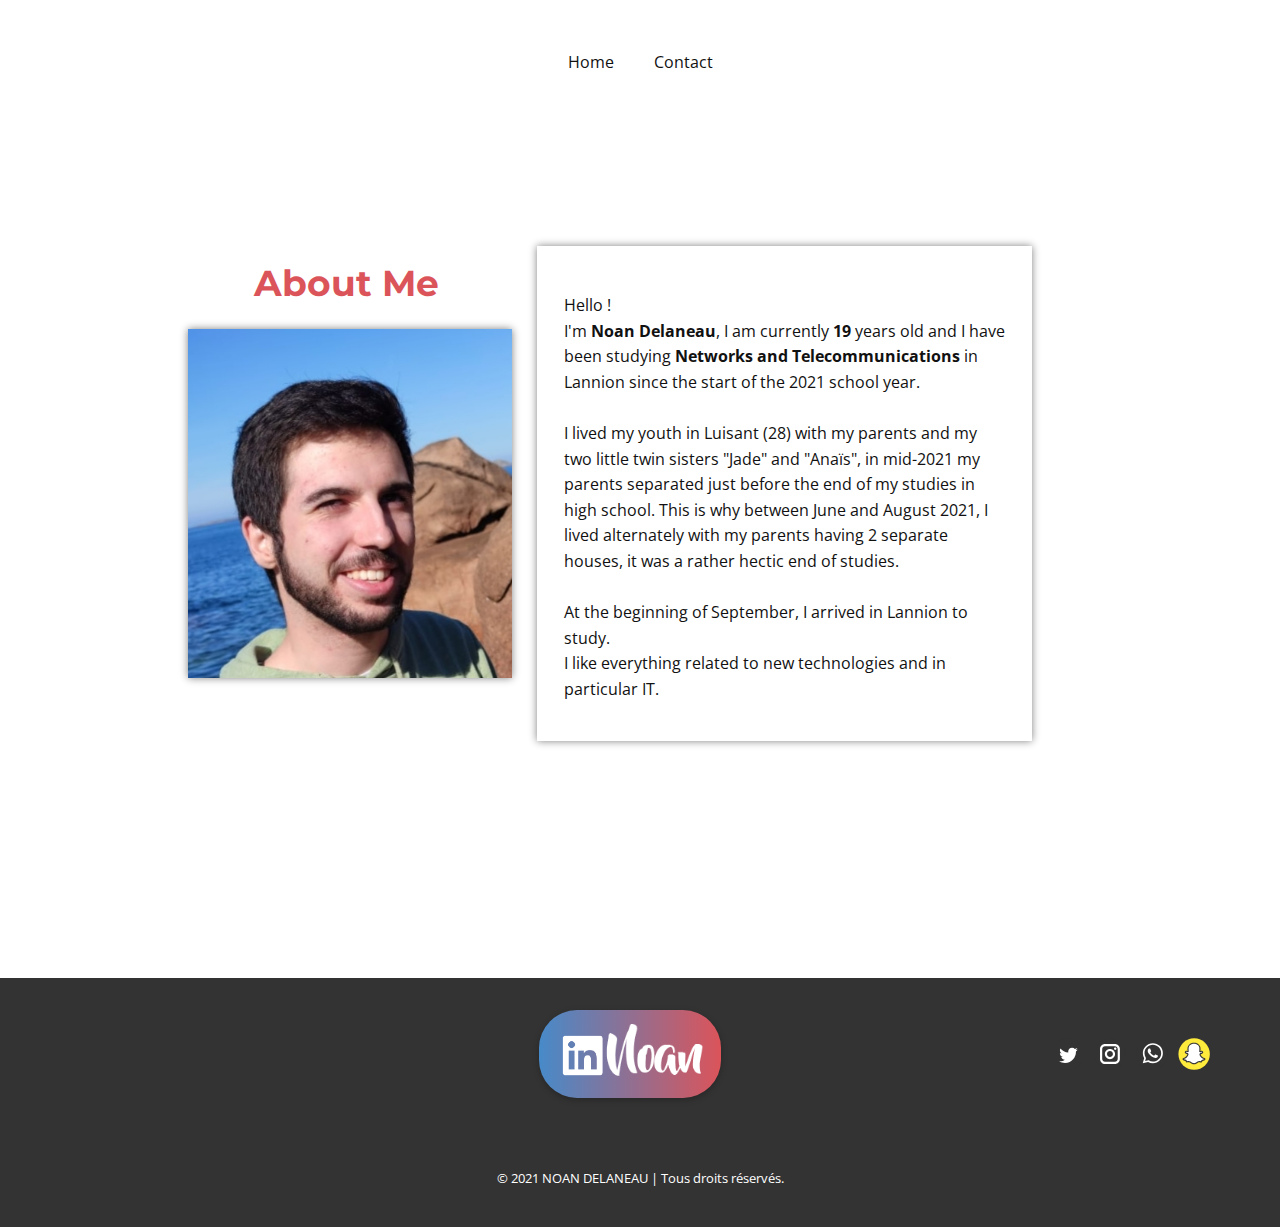
<file: Me.html>
<!DOCTYPE html>
<html style="font-size: 16px;">
  <head>
    <meta name="viewport" content="width=device-width, initial-scale=1.0">
    <meta charset="utf-8">
    <meta name="keywords" content="​About Me, Sample Headline">
    <meta name="description" content="">
    <meta name="page_type" content="np-template-header-footer-from-plugin">
    <title>Me</title>
    <link rel="stylesheet" href="nicepage.css" media="screen">
<link rel="stylesheet" href="Me.css" media="screen">
    <script class="u-script" type="text/javascript" src="jquery.js" defer=""></script>
    <script class="u-script" type="text/javascript" src="nicepage.js" defer=""></script>
    <meta name="generator" content="Nicepage 3.30.2, nicepage.com">
    <link id="u-theme-google-font" rel="stylesheet" href="https://fonts.googleapis.com/css?family=Roboto:100,100i,300,300i,400,400i,500,500i,700,700i,900,900i|Open+Sans:300,300i,400,400i,600,600i,700,700i,800,800i">
    <link id="u-page-google-font" rel="stylesheet" href="https://fonts.googleapis.com/css?family=Montserrat:100,100i,200,200i,300,300i,400,400i,500,500i,600,600i,700,700i,800,800i,900,900i">
    
    
    <script type="application/ld+json">{
		"@context": "http://schema.org",
		"@type": "Organization",
		"name": "",
		"logo": "images/nono1.png",
		"sameAs": [
				"https://twitter.com/noan_dln",
				"https://instagram.com/noan_dln",
				"https://wa.me/0763456323",
				"http://www.snapchat.com/add/no_noooooo"
		]
}</script>
    <meta name="theme-color" content="#478ac9">
    <meta name="twitter:site" content="@">
    <meta name="twitter:card" content="summary_large_image">
    <meta name="twitter:title" content="Me">
    <meta name="twitter:description" content="">
    <meta property="og:title" content="Me">
    <meta property="og:type" content="website">
  </head>
  <body class="u-body"><header class="u-clearfix u-header u-header" id="sec-f721"><div class="u-clearfix u-sheet u-sheet-1">
        <nav class="u-menu u-menu-dropdown u-offcanvas u-menu-1">
          <div class="menu-collapse" style="font-size: 1rem; letter-spacing: 0px;">
            <a class="u-button-style u-custom-left-right-menu-spacing u-custom-padding-bottom u-custom-top-bottom-menu-spacing u-nav-link u-text-active-palette-1-base u-text-hover-palette-2-base" href="#">
              <svg><use xmlns:xlink="http://www.w3.org/1999/xlink" xlink:href="#menu-hamburger"></use></svg>
              <svg version="1.1" xmlns="http://www.w3.org/2000/svg" xmlns:xlink="http://www.w3.org/1999/xlink"><defs><symbol id="menu-hamburger" viewBox="0 0 16 16" style="width: 16px; height: 16px;"><rect y="1" width="16" height="2"></rect><rect y="7" width="16" height="2"></rect><rect y="13" width="16" height="2"></rect>
</symbol>
</defs></svg>
            </a>
          </div>
          <div class="u-custom-menu u-nav-container">
            <ul class="u-nav u-unstyled u-nav-1"><li class="u-nav-item"><a class="u-button-style u-nav-link u-text-active-palette-1-base u-text-hover-palette-2-base" href="Accueil.html" style="padding: 10px 20px;">Home</a>
</li><li class="u-nav-item"><a class="u-button-style u-nav-link u-text-active-palette-1-base u-text-hover-palette-2-base" href="Contact.html" target="_blank" style="padding: 10px 20px;">Contact</a>
</li></ul>
          </div>
          <div class="u-custom-menu u-nav-container-collapse">
            <div class="u-black u-container-style u-inner-container-layout u-opacity u-opacity-95 u-sidenav">
              <div class="u-inner-container-layout u-sidenav-overflow">
                <div class="u-menu-close"></div>
                <ul class="u-align-center u-nav u-popupmenu-items u-unstyled u-nav-2"><li class="u-nav-item"><a class="u-button-style u-nav-link" href="Accueil.html" style="padding: 10px 20px;">Home</a>
</li><li class="u-nav-item"><a class="u-button-style u-nav-link" href="Contact.html" target="_blank" style="padding: 10px 20px;">Contact</a>
</li></ul>
              </div>
            </div>
            <div class="u-black u-menu-overlay u-opacity u-opacity-70"></div>
          </div>
        </nav>
      </div></header>
    <section class="u-clearfix u-white u-section-1" id="carousel_8fcb">
      <div class="u-align-left u-clearfix u-sheet u-sheet-1">
        <div class="u-preserve-proportions u-shape u-shape-rectangle u-white u-shape-1"></div>
        <p class="u-text u-text-1"> Hello !<br>I'm <span style="font-weight: 700;">Noan Delaneau</span>,&nbsp;I am currently <span style="font-weight: 700;">19</span> years old and I have been studying <span style="font-weight: 700;">Networks and Telecommunications</span> in Lannion since the start of the 2021 school year.<br>
          <br>I lived my youth in Luisant (28) with my parents and my two little twin sisters "Jade" and "Anaïs", in mid-2021 my parents separated just before the end of my studies in high school. This is why between June and August 2021, I lived alternately with my parents having 2 separate houses, it was a rather hectic end of studies.<br>
          <br>At the beginning of September, I arrived in Lannion to study.<br>I like everything related to new technologies and in particular IT.<br>
        </p>
        <h2 class="u-custom-font u-font-montserrat u-text u-text-palette-3-base u-text-2">
          <span class="u-text-palette-2-base">About Me</span>
        </h2>
        <img class="u-image u-image-default u-image-1" src="images/IMG_20211118_174403.jpg" alt="" data-image-width="424" data-image-height="491">
      </div>
    </section>
    
    
    <footer class="u-align-center u-clearfix u-footer u-grey-80 u-footer" id="sec-9d2a"><div class="u-align-left u-clearfix u-sheet u-sheet-1">
        <a href="https://www.linkedin.com/in/noan-delaneau/" class="u-align-center u-border-none u-btn u-btn-round u-button-style u-gradient u-none u-radius-38 u-text-body-alt-color u-btn-1"><span class="u-file-icon u-icon u-icon-1"><img src="images/linkedin.png" alt=""></span>&nbsp; &nbsp; &nbsp; &nbsp; &nbsp; &nbsp; &nbsp; &nbsp; &nbsp; &nbsp;
        </a>
        <a href="https://www.linkedin.com/in/noan-delaneau/" class="u-image u-logo u-image-1" data-image-width="204" data-image-height="114" title="Linkedin">
          <img src="images/nono1.png" class="u-logo-image u-logo-image-1">
        </a>
        <div class="u-social-icons u-spacing-10 u-social-icons-1">
          <a class="u-social-url" title="twitter" target="_blank" href="https://twitter.com/noan_dln"><span class="u-icon u-social-icon u-social-twitter u-text-grey-80 u-icon-2"><svg class="u-svg-link" preserveAspectRatio="xMidYMin slice" viewBox="0 0 112 112" style=""><use xmlns:xlink="http://www.w3.org/1999/xlink" xlink:href="#svg-3939"></use></svg><svg class="u-svg-content" viewBox="0 0 112 112" x="0" y="0" id="svg-3939"><circle fill="currentColor" class="st0" cx="56.1" cy="56.1" r="55"></circle><path fill="#FFFFFF" d="M83.8,47.3c0,0.6,0,1.2,0,1.7c0,17.7-13.5,38.2-38.2,38.2C38,87.2,31,85,25,81.2c1,0.1,2.1,0.2,3.2,0.2
c6.3,0,12.1-2.1,16.7-5.7c-5.9-0.1-10.8-4-12.5-9.3c0.8,0.2,1.7,0.2,2.5,0.2c1.2,0,2.4-0.2,3.5-0.5c-6.1-1.2-10.8-6.7-10.8-13.1
c0-0.1,0-0.1,0-0.2c1.8,1,3.9,1.6,6.1,1.7c-3.6-2.4-6-6.5-6-11.2c0-2.5,0.7-4.8,1.8-6.7c6.6,8.1,16.5,13.5,27.6,14
c-0.2-1-0.3-2-0.3-3.1c0-7.4,6-13.4,13.4-13.4c3.9,0,7.3,1.6,9.8,4.2c3.1-0.6,5.9-1.7,8.5-3.3c-1,3.1-3.1,5.8-5.9,7.4
c2.7-0.3,5.3-1,7.7-2.1C88.7,43,86.4,45.4,83.8,47.3z"></path></svg></span>
          </a>
          <a class="u-social-url" title="instagram" target="_blank" href="https://instagram.com/noan_dln"><span class="u-icon u-social-icon u-social-instagram u-text-grey-80 u-icon-3"><svg class="u-svg-link" preserveAspectRatio="xMidYMin slice" viewBox="0 0 112 112" style=""><use xmlns:xlink="http://www.w3.org/1999/xlink" xlink:href="#svg-59fe"></use></svg><svg class="u-svg-content" viewBox="0 0 112 112" x="0" y="0" id="svg-59fe"><circle fill="currentColor" cx="56.1" cy="56.1" r="55"></circle><path fill="#FFFFFF" d="M55.9,38.2c-9.9,0-17.9,8-17.9,17.9C38,66,46,74,55.9,74c9.9,0,17.9-8,17.9-17.9C73.8,46.2,65.8,38.2,55.9,38.2
z M55.9,66.4c-5.7,0-10.3-4.6-10.3-10.3c-0.1-5.7,4.6-10.3,10.3-10.3c5.7,0,10.3,4.6,10.3,10.3C66.2,61.8,61.6,66.4,55.9,66.4z"></path><path fill="#FFFFFF" d="M74.3,33.5c-2.3,0-4.2,1.9-4.2,4.2s1.9,4.2,4.2,4.2s4.2-1.9,4.2-4.2S76.6,33.5,74.3,33.5z"></path><path fill="#FFFFFF" d="M73.1,21.3H38.6c-9.7,0-17.5,7.9-17.5,17.5v34.5c0,9.7,7.9,17.6,17.5,17.6h34.5c9.7,0,17.5-7.9,17.5-17.5V38.8
C90.6,29.1,82.7,21.3,73.1,21.3z M83,73.3c0,5.5-4.5,9.9-9.9,9.9H38.6c-5.5,0-9.9-4.5-9.9-9.9V38.8c0-5.5,4.5-9.9,9.9-9.9h34.5
c5.5,0,9.9,4.5,9.9,9.9V73.3z"></path></svg></span>
          </a>
          <a class="u-social-url" target="_blank" title="Whatsapp" href="https://wa.me/0763456323"><span class="u-icon u-social-icon u-social-whatsapp u-text-grey-80 u-icon-4"><svg class="u-svg-link" preserveAspectRatio="xMidYMin slice" viewBox="0 0 112 112" style=""><use xmlns:xlink="http://www.w3.org/1999/xlink" xlink:href="#svg-31c3"></use></svg><svg class="u-svg-content" viewBox="0 0 112 112" x="0" y="0" id="svg-31c3"><circle fill="currentColor" cx="56.1" cy="56.1" r="55"></circle><path fill="#FFFFFF" d="M83.8,28.3C77.2,21.7,68.4,18,59,18c-19.3,0-35.1,15.7-35.1,35.1c0,6.2,1.6,12.2,4.7,17.5l-5,18.2L42.2,84
	c5.1,2.8,10.9,4.3,16.8,4.3h0l0,0c19.3,0,35.1-15.7,35.1-35.1C94.1,43.8,90.5,35,83.8,28.3 M59,82.3L59,82.3
	c-5.2,0-10.4-1.4-14.9-4.1l-1.1-0.6l-11,2.9L35,69.8l-0.7-1.1c-2.9-4.6-4.5-10-4.5-15.5C29.8,37,42.9,24,59,24
	c7.8,0,15.1,3,20.6,8.6c5.5,5.5,8.5,12.8,8.5,20.6C88.2,69.2,75.1,82.3,59,82.3 M75,60.5c-0.9-0.4-5.2-2.6-6-2.9
	c-0.8-0.3-1.4-0.4-2,0.4s-2.3,2.9-2.8,3.4c-0.5,0.6-1,0.7-1.9,0.2c-0.9-0.4-3.7-1.4-7.1-4.4c-2.6-2.3-4.4-5.2-4.9-6.1
	c-0.5-0.9-0.1-1.4,0.4-1.8c0.4-0.4,0.9-1,1.3-1.5c0.4-0.5,0.6-0.9,0.9-1.5c0.3-0.6,0.1-1.1-0.1-1.5c-0.2-0.4-2-4.8-2.7-6.5
	c-0.7-1.7-1.4-1.5-2-1.5c-0.5,0-1.1,0-1.7,0c-0.6,0-1.5,0.2-2.3,1.1c-0.8,0.9-3.1,3-3.1,7.3c0,4.3,3.1,8.5,3.6,9.1
	c0.4,0.6,6.2,9.4,15,13.2c2.1,0.9,3.7,1.4,5,1.8c2.1,0.7,4,0.6,5.5,0.3c1.7-0.3,5.2-2.1,5.9-4.2c0.7-2,0.7-3.8,0.5-4.2
	C76.5,61.1,75.9,60.9,75,60.5"></path></svg></span>
          </a>
          <a class="u-social-url" target="_blank" title="Snapchat" href="http://www.snapchat.com/add/no_noooooo"><span class="u-icon u-social-icon u-social-snapchat u-text-grey-80 u-icon-5"><svg class="u-svg-link" preserveAspectRatio="xMidYMin slice" viewBox="0 0 112 112" style=""><use xmlns:xlink="http://www.w3.org/1999/xlink" xlink:href="#svg-2cdd"></use></svg><svg class="u-svg-content" viewBox="0 0 112 112" x="0" y="0" id="svg-2cdd"><circle fill="#FFEB3B" cx="56.5" cy="56.1" r="55"></circle><path fill="#FFFFFF" d="M92.5,71.8c-10.2-1.7-14.7-12.2-14.9-12.7c0,0,0-0.1,0-0.1c-0.5-1.1-0.6-1.9-0.4-2.6c0.6-1.3,2.7-2,4.1-2.4
	c0.4-0.1,0.8-0.3,1.1-0.4c1.4-0.6,2.4-1.2,3-1.8c0.8-0.8,0.9-1.6,0.9-2.1c0-1.2-1-2.3-2.4-2.9c-0.5-0.2-1.1-0.3-1.7-0.3
	c-0.4,0-1,0.1-1.5,0.3c-1.2,0.6-2.3,0.9-3.2,0.9c-0.5,0-0.8-0.1-1-0.2c0-0.5,0.1-1,0.1-1.5l0-0.2c0.3-5.2,0.7-11.7-1-15.5
	c-1.2-2.6-2.7-4.9-4.7-6.7c-1.6-1.5-3.5-2.8-5.6-3.7c-3.6-1.6-7-1.9-8.7-1.9h0c-0.1,0-0.1,0-0.2,0c-0.5,0-1.2,0-1.3,0
	c-1.7,0-5.1,0.2-8.7,1.9c-2.1,0.9-3.9,2.2-5.5,3.7c-1.9,1.8-3.5,4.1-4.6,6.7c-1.7,3.8-1.3,10.3-1,15.5v0c0,0.6,0.1,1.1,0.1,1.7
	c-0.2,0.1-0.7,0.2-1.2,0.2c-1,0-2.1-0.3-3.4-0.9c-0.4-0.2-0.8-0.3-1.3-0.3c-0.8,0-1.6,0.2-2.3,0.6c-0.9,0.5-1.5,1.3-1.6,2.1
	c-0.1,0.5-0.1,1.6,1.1,2.7c0.7,0.6,1.6,1.1,2.8,1.6c0.3,0.1,0.7,0.2,1.1,0.4c1.4,0.5,3.5,1.1,4.1,2.4c0.3,0.7,0.2,1.5-0.4,2.6
	c0,0,0,0.1,0,0.1c-0.1,0.3-1.3,3.1-3.8,6c-1.4,1.7-3,3-4.6,4.1c-2,1.3-4.2,2.2-6.5,2.5c-0.9,0.1-1.5,1-1.5,1.9
	c0,0.3,0.1,0.5,0.2,0.8v0c0.4,0.9,1.2,1.6,2.6,2.2c1.7,0.8,4.2,1.4,7.4,2c0.2,0.3,0.3,1.1,0.5,1.7c0.1,0.6,0.3,1.2,0.4,1.8
	c0.2,0.7,0.7,1.5,2,1.5c0.5,0,1.1-0.1,1.7-0.2c1-0.2,2.3-0.5,4-0.5c0.9,0,1.9,0.1,2.9,0.2c1.9,0.3,3.5,1.5,5.3,2.8
	c2.7,1.9,5.8,4.1,10.5,4.1c0.1,0,0.3,0,0.4,0c0.2,0,0.3,0,0.5,0c4.7,0,7.8-2.2,10.5-4.1l0,0c1.9-1.3,3.5-2.5,5.3-2.8
	c1-0.2,1.9-0.2,2.9-0.2c1.6,0,2.9,0.2,4,0.4c0.7,0.1,1.3,0.2,1.7,0.2h0h0c1,0,1.7-0.5,2-1.5c0.2-0.6,0.3-1.2,0.4-1.8
	c0.1-0.5,0.3-1.3,0.5-1.6c3.3-0.5,5.8-1.2,7.4-2c1.4-0.6,2.2-1.4,2.6-2.2c0.1-0.3,0.2-0.5,0.2-0.8C94,72.7,93.4,71.9,92.5,71.8z"></path><path d="M56.5,92c-0.2,0-0.4,0-0.5,0c-0.1,0-0.3,0-0.4,0c-5.3,0-8.8-2.5-11.7-4.5c-1.7-1.2-3.1-2.2-4.5-2.4
	c-0.9-0.1-1.7-0.2-2.5-0.2c-1.5,0-2.6,0.2-3.6,0.4l-0.1,0c-0.7,0.1-1.4,0.3-2.1,0.3c-1.9,0-3.4-1.1-4-2.9c-0.2-0.7-0.3-1.4-0.5-1.9
	c0-0.1,0-0.2-0.1-0.3c-2.8-0.5-5.1-1.2-6.7-1.9c-1.8-0.9-3-1.9-3.6-3.3l-0.2-0.4c-0.1-0.3-0.2-0.7-0.2-1c-0.1-1.9,1.2-3.6,3.2-4
	c2-0.3,3.9-1.1,5.7-2.3c1.5-1,2.9-2.2,4.2-3.7c2.1-2.4,3.2-4.8,3.5-5.4l0.1-0.2c0.3-0.6,0.3-0.9,0.3-1c-0.3-0.5-2.2-1.1-2.8-1.3
	l-0.1,0c-0.4-0.1-0.8-0.3-1.1-0.4c-1.4-0.6-2.6-1.3-3.4-2c-1.4-1.3-2-2.9-1.7-4.5c0.3-1.4,1.2-2.6,2.6-3.4c1.7-1,3.8-1.2,5.4-0.5
	c0.7,0.3,1.2,0.5,1.7,0.6c-0.3-5.4-0.7-11.9,1.2-16.1c1.3-2.9,3-5.3,5.1-7.3c1.8-1.7,3.8-3.1,6.1-4.1c4-1.8,7.7-2,9.5-2l1.5,0
	c1.9,0,5.5,0.3,9.5,2c2.3,1,4.3,2.4,6.1,4.1c2.1,2,3.8,4.5,5.1,7.4c1.9,4.2,1.5,10.7,1.2,16c0.4-0.1,0.8-0.3,1.2-0.5
	c1.4-0.7,3.3-0.7,4.8,0c2.2,0.8,3.6,2.6,3.7,4.7c0,1.3-0.5,2.5-1.5,3.5c-0.9,0.9-2.1,1.6-3.7,2.3c-0.4,0.1-0.8,0.3-1.2,0.4
	c-0.6,0.2-2.6,0.8-2.9,1.3c0,0,0,0.3,0.3,0.8l0.1,0.2c0.1,0.2,4.3,10,13.4,11.5c1.9,0.3,3.3,2,3.2,4c0,0.5-0.1,1-0.4,1.5
	c-0.6,1.3-1.7,2.4-3.6,3.2c-1.6,0.8-3.8,1.4-6.7,1.9c0,0.1,0,0.2-0.1,0.3c-0.1,0.6-0.3,1.3-0.5,1.9c-0.5,1.8-2,2.9-3.9,2.9
	c-0.7,0-1.3-0.1-2.2-0.3c-1.2-0.2-2.3-0.4-3.6-0.4c-0.8,0-1.7,0.1-2.5,0.2c-1.4,0.2-2.7,1.1-4.3,2.3l-0.2,0.1
	C65.3,89.5,61.8,92,56.5,92z M55.9,88l0.1,0c0.1,0,0.3,0,0.4,0c3.9,0,6.6-1.8,9.1-3.6l0.2-0.2c2-1.4,3.8-2.7,6.2-3.1
	c1.1-0.2,2.1-0.3,3.2-0.3c1.8,0,3.1,0.2,4.4,0.5c0.6,0.1,1.1,0.2,1.4,0.2l0.2,0c0.1-0.6,0.2-1.1,0.4-1.7c0.2-1,0.4-1.7,0.6-2.1
	l0.5-0.9l1-0.2c3.1-0.5,5.4-1.1,6.9-1.8c1.1-0.5,1.4-0.9,1.5-1.1C81.1,71.7,76.2,61,75.8,60l0-0.1c-0.8-1.6-0.9-3-0.4-4.3
	c0.9-2.2,3.6-3,5.3-3.6c0.4-0.1,0.7-0.2,1-0.3c1.1-0.4,1.9-0.9,2.3-1.4c0.3-0.3,0.4-0.6,0.4-0.7c0-0.4-0.5-0.8-1.1-1
	c-0.6-0.3-1.3-0.2-1.7-0.1c-1.4,0.7-2.8,1-3.9,1.1l-0.1,0l-0.1,0c-0.7,0-1.2-0.2-1.8-0.4l-1.3-0.6l0.2-3.1
	c0.3-4.7,0.7-11.2-0.8-14.6c-1.1-2.4-2.5-4.4-4.2-6.1c-1.4-1.4-3.1-2.5-5-3.3c-3.3-1.5-6.3-1.7-7.9-1.7l-1.5,0
	c-1.5,0-4.6,0.2-7.9,1.7c-1.9,0.8-3.5,1.9-5,3.3c-1.7,1.7-3.1,3.7-4.2,6.1c-1.5,3.4-1.1,9.6-0.8,14.5l0.2,3.1l-1.3,0.6
	c-1.6,0.7-3.8,0.5-6.3-0.7c-0.3-0.2-1.1,0-1.7,0.3c-0.4,0.2-0.6,0.5-0.7,0.7c0,0.2,0.1,0.5,0.5,0.8c0.3,0.3,1,0.8,2.2,1.3
	c0.3,0.1,0.6,0.2,0.9,0.3l0.1,0c1.8,0.6,4.4,1.4,5.3,3.6c0.5,1.2,0.4,2.6-0.4,4.2l0,0.1c-0.3,0.8-1.6,3.5-4.1,6.5
	c-1.5,1.8-3.2,3.3-5,4.5c-2.2,1.4-4.5,2.4-7,2.8c0.1,0.2,0.5,0.6,1.6,1.1c1.5,0.7,3.9,1.3,6.9,1.8l1,0.2l0.5,0.9
	c0.3,0.5,0.4,1.2,0.6,2.1c0.1,0.6,0.2,1.1,0.4,1.7c0,0,0,0,0,0.1c0.2,0,0.8-0.1,1.4-0.2c1.1-0.2,2.6-0.5,4.4-0.5
	c1,0,2.1,0.1,3.2,0.3c2.3,0.4,4.2,1.7,6.2,3.1c2.6,1.8,5.3,3.8,9.3,3.8c0.1,0,0.2,0,0.2,0L55.9,88z"></path></svg></span>
          </a>
        </div>
      </div></footer>
    <section class="u-backlink u-clearfix u-grey-80">
      <p class="u-text">
        <span>© 2021 NOAN DELANEAU | Tous droits réservés.</span>
      </p> 
    </section>
  </body>
</html>
</file>
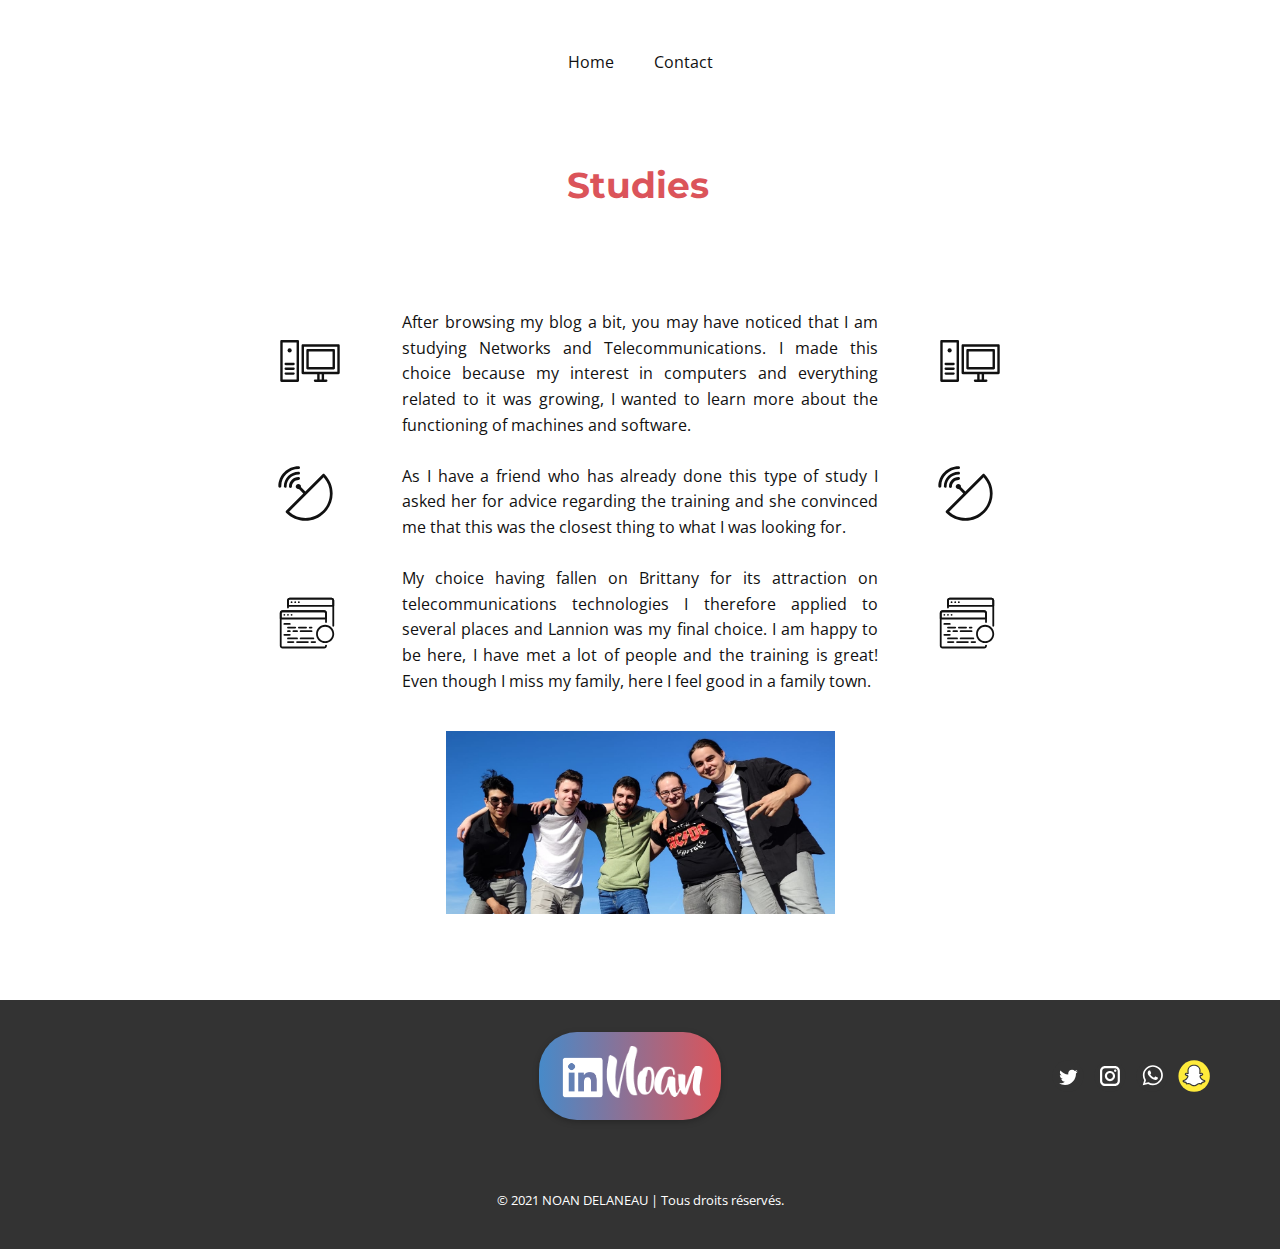
<file: Studies.html>
<!DOCTYPE html>
<html style="font-size: 16px;">
  <head>
    <meta name="viewport" content="width=device-width, initial-scale=1.0">
    <meta charset="utf-8">
    <meta name="keywords" content="​About Me, Sample Headline">
    <meta name="description" content="">
    <meta name="page_type" content="np-template-header-footer-from-plugin">
    <title>Studies</title>
    <link rel="stylesheet" href="nicepage.css" media="screen">
<link rel="stylesheet" href="Studies.css" media="screen">
    <script class="u-script" type="text/javascript" src="jquery.js" defer=""></script>
    <script class="u-script" type="text/javascript" src="nicepage.js" defer=""></script>
    <meta name="generator" content="Nicepage 3.30.2, nicepage.com">
    <link id="u-theme-google-font" rel="stylesheet" href="https://fonts.googleapis.com/css?family=Roboto:100,100i,300,300i,400,400i,500,500i,700,700i,900,900i|Open+Sans:300,300i,400,400i,600,600i,700,700i,800,800i">
    <link id="u-page-google-font" rel="stylesheet" href="https://fonts.googleapis.com/css?family=Montserrat:100,100i,200,200i,300,300i,400,400i,500,500i,600,600i,700,700i,800,800i,900,900i">
    
    
    <script type="application/ld+json">{
		"@context": "http://schema.org",
		"@type": "Organization",
		"name": "",
		"logo": "images/nono1.png",
		"sameAs": [
				"https://twitter.com/noan_dln",
				"https://instagram.com/noan_dln",
				"https://wa.me/0763456323",
				"http://www.snapchat.com/add/no_noooooo"
		]
}</script>
    <meta name="theme-color" content="#478ac9">
    <meta name="twitter:site" content="@">
    <meta name="twitter:card" content="summary_large_image">
    <meta name="twitter:title" content="Studies">
    <meta name="twitter:description" content="">
    <meta property="og:title" content="Studies">
    <meta property="og:type" content="website">
  </head>
  <body class="u-body"><header class="u-clearfix u-header u-header" id="sec-f721"><div class="u-clearfix u-sheet u-sheet-1">
        <nav class="u-menu u-menu-dropdown u-offcanvas u-menu-1">
          <div class="menu-collapse" style="font-size: 1rem; letter-spacing: 0px;">
            <a class="u-button-style u-custom-left-right-menu-spacing u-custom-padding-bottom u-custom-top-bottom-menu-spacing u-nav-link u-text-active-palette-1-base u-text-hover-palette-2-base" href="#">
              <svg><use xmlns:xlink="http://www.w3.org/1999/xlink" xlink:href="#menu-hamburger"></use></svg>
              <svg version="1.1" xmlns="http://www.w3.org/2000/svg" xmlns:xlink="http://www.w3.org/1999/xlink"><defs><symbol id="menu-hamburger" viewBox="0 0 16 16" style="width: 16px; height: 16px;"><rect y="1" width="16" height="2"></rect><rect y="7" width="16" height="2"></rect><rect y="13" width="16" height="2"></rect>
</symbol>
</defs></svg>
            </a>
          </div>
          <div class="u-custom-menu u-nav-container">
            <ul class="u-nav u-unstyled u-nav-1"><li class="u-nav-item"><a class="u-button-style u-nav-link u-text-active-palette-1-base u-text-hover-palette-2-base" href="Accueil.html" style="padding: 10px 20px;">Home</a>
</li><li class="u-nav-item"><a class="u-button-style u-nav-link u-text-active-palette-1-base u-text-hover-palette-2-base" href="Contact.html" target="_blank" style="padding: 10px 20px;">Contact</a>
</li></ul>
          </div>
          <div class="u-custom-menu u-nav-container-collapse">
            <div class="u-black u-container-style u-inner-container-layout u-opacity u-opacity-95 u-sidenav">
              <div class="u-inner-container-layout u-sidenav-overflow">
                <div class="u-menu-close"></div>
                <ul class="u-align-center u-nav u-popupmenu-items u-unstyled u-nav-2"><li class="u-nav-item"><a class="u-button-style u-nav-link" href="Accueil.html" style="padding: 10px 20px;">Home</a>
</li><li class="u-nav-item"><a class="u-button-style u-nav-link" href="Contact.html" target="_blank" style="padding: 10px 20px;">Contact</a>
</li></ul>
              </div>
            </div>
            <div class="u-black u-menu-overlay u-opacity u-opacity-70"></div>
          </div>
        </nav>
      </div></header>
    <section class="u-clearfix u-white u-section-1" id="carousel_8fcb">
      <div class="u-clearfix u-sheet u-valign-middle u-sheet-1">
        <h2 class="u-custom-font u-font-montserrat u-text u-text-palette-2-base u-text-1">Studies</h2>
        <div class="u-align-justify u-container-style u-group u-white u-group-1">
          <div class="u-container-layout u-container-layout-1">
            <p class="u-text u-text-2"> After browsing my blog a bit, you may have noticed that I am studying Networks and Telecommunications. I made this choice because my interest in computers and everything related to it was growing, I wanted to learn more about the functioning of machines and software. <br>
              <br>As I have a friend who has already done this type of study I asked her for advice regarding the training and she convinced me that this was the closest thing to what I was looking for. <br>
              <br>My choice having fallen on Brittany for its attraction on telecommunications technologies I therefore applied to several places and Lannion was my final choice. I am happy to be here, I have met a lot of people and the training is great! Even though I miss my family, here I feel good in a family town.<br>
            </p>
          </div>
        </div><span class="u-icon u-icon-circle u-icon-1"><svg class="u-svg-link" preserveAspectRatio="xMidYMin slice" viewBox="0 0 800 800" style=""><use xmlns:xlink="http://www.w3.org/1999/xlink" xlink:href="#svg-d0f2"></use></svg><svg class="u-svg-content" viewBox="0 0 800 800" id="svg-d0f2"><path d="M247.502,138.963H43.428c-8.284,0-15,6.716-15,15v492.074c0,8.284,6.716,15,15,15h204.074  c8.284,0,15-6.716,15-15V153.963C262.502,145.679,255.786,138.963,247.502,138.963z M232.502,631.037H58.428V168.963h174.074  V631.037z" fill="currentColor"></path><path d="M756.572,191.558H309.569c-8.284,0-15,6.716-15,15v343.313c0,8.284,6.716,15,15,15h180.636v66.166h-27.206  c-8.284,0-15,6.716-15,15s6.716,15,15,15h42.206h55.729h42.206c8.284,0,15-6.716,15-15s-6.716-15-15-15h-27.206v-66.166h180.638  c8.284,0,15-6.716,15-15V206.558C771.572,198.273,764.856,191.558,756.572,191.558z M545.936,631.037h-25.729v-66.166h25.729  V631.037z M741.572,534.871H560.936h-55.729H324.569V221.558h417.003V534.871z" fill="currentColor"></path><path d="M696.818,251.312H369.322c-8.284,0-15,6.716-15,15V490.12c0,8.283,6.716,15,15,15h327.496  c8.283,0,15-6.717,15-15V266.312C711.818,258.027,705.103,251.312,696.818,251.312z M681.818,475.119H384.322V281.312h297.496  V475.119z" fill="currentColor"></path><path d="M96.717,572.521h97.496c8.284,0,15-6.717,15-15c0-8.284-6.716-15-15-15H96.717c-8.284,0-15,6.716-15,15  C81.717,565.805,88.433,572.521,96.717,572.521z" fill="currentColor"></path><path d="M96.717,512.543h97.496c8.284,0,15-6.715,15-15c0-8.284-6.716-15-15-15H96.717c-8.284,0-15,6.716-15,15  C81.717,505.828,88.433,512.543,96.717,512.543z" fill="currentColor"></path><path d="M96.717,452.564h97.496c8.284,0,15-6.717,15-15c0-8.284-6.716-15-15-15H96.717c-8.284,0-15,6.716-15,15  C81.717,445.848,88.433,452.564,96.717,452.564z" fill="currentColor"></path><circle cx="145.466" cy="267.387" fill="currentColor" r="25.867"></circle></svg></span><span class="u-icon u-icon-circle u-icon-2"><svg class="u-svg-link" preserveAspectRatio="xMidYMin slice" viewBox="0 0 800 800" style=""><use xmlns:xlink="http://www.w3.org/1999/xlink" xlink:href="#svg-761c"></use></svg><svg class="u-svg-content" viewBox="0 0 800 800" id="svg-761c"><path d="M247.502,138.963H43.428c-8.284,0-15,6.716-15,15v492.074c0,8.284,6.716,15,15,15h204.074  c8.284,0,15-6.716,15-15V153.963C262.502,145.679,255.786,138.963,247.502,138.963z M232.502,631.037H58.428V168.963h174.074  V631.037z" fill="currentColor"></path><path d="M756.572,191.558H309.569c-8.284,0-15,6.716-15,15v343.313c0,8.284,6.716,15,15,15h180.636v66.166h-27.206  c-8.284,0-15,6.716-15,15s6.716,15,15,15h42.206h55.729h42.206c8.284,0,15-6.716,15-15s-6.716-15-15-15h-27.206v-66.166h180.638  c8.284,0,15-6.716,15-15V206.558C771.572,198.273,764.856,191.558,756.572,191.558z M545.936,631.037h-25.729v-66.166h25.729  V631.037z M741.572,534.871H560.936h-55.729H324.569V221.558h417.003V534.871z" fill="currentColor"></path><path d="M696.818,251.312H369.322c-8.284,0-15,6.716-15,15V490.12c0,8.283,6.716,15,15,15h327.496  c8.283,0,15-6.717,15-15V266.312C711.818,258.027,705.103,251.312,696.818,251.312z M681.818,475.119H384.322V281.312h297.496  V475.119z" fill="currentColor"></path><path d="M96.717,572.521h97.496c8.284,0,15-6.717,15-15c0-8.284-6.716-15-15-15H96.717c-8.284,0-15,6.716-15,15  C81.717,565.805,88.433,572.521,96.717,572.521z" fill="currentColor"></path><path d="M96.717,512.543h97.496c8.284,0,15-6.715,15-15c0-8.284-6.716-15-15-15H96.717c-8.284,0-15,6.716-15,15  C81.717,505.828,88.433,512.543,96.717,512.543z" fill="currentColor"></path><path d="M96.717,452.564h97.496c8.284,0,15-6.717,15-15c0-8.284-6.716-15-15-15H96.717c-8.284,0-15,6.716-15,15  C81.717,445.848,88.433,452.564,96.717,452.564z" fill="currentColor"></path><circle cx="145.466" cy="267.387" fill="currentColor" r="25.867"></circle></svg></span><span class="u-icon u-icon-circle u-icon-3"><svg class="u-svg-link" preserveAspectRatio="xMidYMin slice" viewBox="0 0 30 30" style=""><use xmlns:xlink="http://www.w3.org/1999/xlink" xlink:href="#svg-0182"></use></svg><svg class="u-svg-content" viewBox="0 0 30 30" id="svg-0182"><path d="M11.2,1.7c0.4,0,0.8-0.3,0.8-0.8s-0.3-0.8-0.8-0.8c-6,0-11,4.9-11,11c0,0.4,0.3,0.8,0.8,0.8s0.8-0.3,0.8-0.8  C1.7,5.9,6,1.7,11.2,1.7z M4.7,11.2c0-3.6,2.9-6.5,6.5-6.5c0.4,0,0.8-0.3,0.8-0.8s-0.3-0.8-0.8-0.8c-4.4,0-8,3.6-8,8  c0,0.4,0.3,0.8,0.8,0.8S4.7,11.6,4.7,11.2z M11.2,6C8.4,6,6,8.3,6,11.2c0,0.4,0.3,0.8,0.8,0.8s0.8-0.3,0.8-0.8c0-2,1.6-3.6,3.6-3.6  c0.4,0,0.8-0.3,0.8-0.8S11.6,6,11.2,6z M25.4,4.5c-0.3-0.3-0.8-0.3-1.1,0l-9.4,9.4l-2.4-2.4c0.1-0.5,0-0.9-0.4-1.3  c-0.6-0.6-1.4-0.6-2,0c-0.6,0.6-0.6,1.4,0,2c0.4,0.4,0.8,0.5,1.3,0.4l2.4,2.4l-9.4,9.4c-0.3,0.3-0.3,0.8,0,1.1  c2.8,2.8,6.5,4.4,10.5,4.4s7.7-1.5,10.5-4.4c2.8-2.8,4.4-6.5,4.4-10.5S28.2,7.3,25.4,4.5z M24.4,24.4c-2.5,2.5-5.9,3.9-9.4,3.9  c-3.3,0-6.4-1.2-8.9-3.4L24.9,6.1c2.2,2.5,3.4,5.6,3.4,8.9C28.3,18.5,26.9,21.9,24.4,24.4z" fill="currentColor"></path></svg></span><span class="u-icon u-icon-circle u-icon-4"><svg class="u-svg-link" preserveAspectRatio="xMidYMin slice" viewBox="0 0 30 30" style=""><use xmlns:xlink="http://www.w3.org/1999/xlink" xlink:href="#svg-2469"></use></svg><svg class="u-svg-content" viewBox="0 0 30 30" id="svg-2469"><path d="M11.2,1.7c0.4,0,0.8-0.3,0.8-0.8s-0.3-0.8-0.8-0.8c-6,0-11,4.9-11,11c0,0.4,0.3,0.8,0.8,0.8s0.8-0.3,0.8-0.8  C1.7,5.9,6,1.7,11.2,1.7z M4.7,11.2c0-3.6,2.9-6.5,6.5-6.5c0.4,0,0.8-0.3,0.8-0.8s-0.3-0.8-0.8-0.8c-4.4,0-8,3.6-8,8  c0,0.4,0.3,0.8,0.8,0.8S4.7,11.6,4.7,11.2z M11.2,6C8.4,6,6,8.3,6,11.2c0,0.4,0.3,0.8,0.8,0.8s0.8-0.3,0.8-0.8c0-2,1.6-3.6,3.6-3.6  c0.4,0,0.8-0.3,0.8-0.8S11.6,6,11.2,6z M25.4,4.5c-0.3-0.3-0.8-0.3-1.1,0l-9.4,9.4l-2.4-2.4c0.1-0.5,0-0.9-0.4-1.3  c-0.6-0.6-1.4-0.6-2,0c-0.6,0.6-0.6,1.4,0,2c0.4,0.4,0.8,0.5,1.3,0.4l2.4,2.4l-9.4,9.4c-0.3,0.3-0.3,0.8,0,1.1  c2.8,2.8,6.5,4.4,10.5,4.4s7.7-1.5,10.5-4.4c2.8-2.8,4.4-6.5,4.4-10.5S28.2,7.3,25.4,4.5z M24.4,24.4c-2.5,2.5-5.9,3.9-9.4,3.9  c-3.3,0-6.4-1.2-8.9-3.4L24.9,6.1c2.2,2.5,3.4,5.6,3.4,8.9C28.3,18.5,26.9,21.9,24.4,24.4z" fill="currentColor"></path></svg></span><span class="u-icon u-icon-circle u-icon-5"><svg class="u-svg-link" preserveAspectRatio="xMidYMin slice" viewBox="0 0 32 32" style=""><use xmlns:xlink="http://www.w3.org/1999/xlink" xlink:href="#svg-3a5f"></use></svg><svg class="u-svg-content" viewBox="0 0 32 32" id="svg-3a5f"><g id="SHA-256_1_"><g><g><g><path d="M30,17.5v-14C30,3.225,29.775,3,29.5,3h-23C6.225,3,6,3.225,6,3.5v4C6,7.776,5.776,8,5.5,8l0,0      C5.224,8,5,7.776,5,7.5v-4C5,2.673,5.673,2,6.5,2h23C30.327,2,31,2.673,31,3.5v14c0,0.276-0.224,0.5-0.5,0.5l0,0      C30.224,18,30,17.776,30,17.5z" fill="currentColor"></path>
</g>
</g><g><g><path d="M30.5,7h-25C5.224,7,5,6.776,5,6.5v-3C5,2.673,5.673,2,6.5,2h23C30.327,2,31,2.673,31,3.5v3      C31,6.776,30.776,7,30.5,7z M6,6h24V3.5C30,3.225,29.775,3,29.5,3h-23C6.225,3,6,3.225,6,3.5V6z" fill="currentColor"></path>
</g>
</g><g><g><path d="M2.5,30C1.673,30,1,29.327,1,28.5v-18C1,9.673,1.673,9,2.5,9h23c0.827,0,1.5,0.673,1.5,1.5v5      c0,0.276-0.224,0.5-0.5,0.5l0,0c-0.276,0-0.5-0.224-0.5-0.5v-5c0-0.275-0.225-0.5-0.5-0.5h-23C2.225,10,2,10.225,2,10.5v18      C2,28.775,2.225,29,2.5,29h23c0.275,0,0.5-0.225,0.5-0.5c0,0,0-0.112,0-0.25S26.224,28,26.5,28l0,0c0.276,0,0.5,0.112,0.5,0.25      v0.25c0,0.827-0.673,1.5-1.5,1.5H2.5z" fill="currentColor"></path>
</g>
</g><g><g><path d="M26.5,14h-25C1.224,14,1,13.776,1,13.5v-3C1,9.673,1.673,9,2.5,9h23c0.827,0,1.5,0.673,1.5,1.5v3      C27,13.776,26.776,14,26.5,14z M2,13h24v-2.5c0-0.275-0.225-0.5-0.5-0.5h-23C2.225,10,2,10.225,2,10.5V13z" fill="currentColor"></path>
</g>
</g><g><g><path d="M26,27c-2.757,0-5-2.243-5-5s2.243-5,5-5s5,2.243,5,5S28.757,27,26,27z M26,18c-2.205,0-4,1.795-4,4      s1.795,4,4,4s4-1.795,4-4S28.205,18,26,18z" fill="currentColor"></path>
</g>
</g><g><g><circle cx="11.5" cy="4.5" fill="currentColor" r="0.5"></circle>
</g>
</g><g><g><circle cx="9.5" cy="4.5" fill="currentColor" r="0.5"></circle>
</g>
</g><g><g><circle cx="7.5" cy="4.5" fill="currentColor" r="0.5"></circle>
</g>
</g><g><g><circle cx="7.5" cy="11.5" fill="currentColor" r="0.5"></circle>
</g>
</g><g><g><circle cx="5.5" cy="11.5" fill="currentColor" r="0.5"></circle>
</g>
</g><g><g><circle cx="3.5" cy="11.5" fill="currentColor" r="0.5"></circle>
</g>
</g><g><g><path d="M21,26.5c0,0.275-0.225,0.5-0.5,0.5h-2c-0.275,0-0.5-0.225-0.5-0.5l0,0c0-0.275,0.225-0.5,0.5-0.5h2      C20.775,26,21,26.225,21,26.5L21,26.5z" fill="currentColor"></path>
</g>
</g><g><g><path d="M17,26.5c0,0.275-0.225,0.5-0.5,0.5h-6c-0.275,0-0.5-0.225-0.5-0.5l0,0c0-0.275,0.225-0.5,0.5-0.5h6      C16.775,26,17,26.225,17,26.5L17,26.5z" fill="currentColor"></path>
</g>
</g><g><g><path d="M9,26.5C9,26.775,8.775,27,8.5,27h-3C5.225,27,5,26.775,5,26.5l0,0C5,26.225,5.225,26,5.5,26h3      C8.775,26,9,26.225,9,26.5L9,26.5z" fill="currentColor"></path>
</g>
</g><g><g><path d="M20,24.5c0,0.275-0.225,0.5-0.5,0.5h-7c-0.275,0-0.5-0.225-0.5-0.5l0,0c0-0.275,0.225-0.5,0.5-0.5h7      C19.775,24,20,24.225,20,24.5L20,24.5z" fill="currentColor"></path>
</g>
</g><g><g><path d="M11,24.5c0,0.275-0.225,0.5-0.5,0.5h-5C5.225,25,5,24.775,5,24.5l0,0C5,24.225,5.225,24,5.5,24h5      C10.775,24,11,24.225,11,24.5L11,24.5z" fill="currentColor"></path>
</g>
</g><g><g><path d="M7,22.5C7,22.775,6.775,23,6.5,23h-3C3.225,23,3,22.775,3,22.5l0,0C3,22.225,3.225,22,3.5,22h3      C6.775,22,7,22.225,7,22.5L7,22.5z" fill="currentColor"></path>
</g>
</g><g><g><path d="M19,20.5c0,0.275-0.225,0.5-0.5,0.5h-6c-0.275,0-0.5-0.225-0.5-0.5l0,0c0-0.275,0.225-0.5,0.5-0.5h6      C18.775,20,19,20.225,19,20.5L19,20.5z" fill="currentColor"></path>
</g>
</g><g><g><path d="M11,20.5c0,0.275-0.225,0.5-0.5,0.5h-2C8.225,21,8,20.775,8,20.5l0,0C8,20.225,8.225,20,8.5,20h2      C10.775,20,11,20.225,11,20.5L11,20.5z" fill="currentColor"></path>
</g>
</g><g><g><path d="M7,20.5C7,20.775,6.775,21,6.5,21h-1C5.225,21,5,20.775,5,20.5l0,0C5,20.225,5.225,20,5.5,20h1      C6.775,20,7,20.225,7,20.5L7,20.5z" fill="currentColor"></path>
</g>
</g><g><g><path d="M19,18.5c0,0.275-0.225,0.5-0.5,0.5h-1c-0.275,0-0.5-0.225-0.5-0.5l0,0c0-0.275,0.225-0.5,0.5-0.5h1      C18.775,18,19,18.225,19,18.5L19,18.5z" fill="currentColor"></path>
</g>
</g><g><g><path d="M16,18.5c0,0.275-0.225,0.5-0.5,0.5h-4c-0.275,0-0.5-0.225-0.5-0.5l0,0c0-0.275,0.225-0.5,0.5-0.5h4      C15.775,18,16,18.225,16,18.5L16,18.5z" fill="currentColor"></path>
</g>
</g><g><g><path d="M10,18.5c0,0.275-0.225,0.5-0.5,0.5h-4C5.225,19,5,18.775,5,18.5l0,0C5,18.225,5.225,18,5.5,18h4      C9.775,18,10,18.225,10,18.5L10,18.5z" fill="currentColor"></path>
</g>
</g><g><g><path d="M7,16.5C7,16.775,6.775,17,6.5,17h-3C3.225,17,3,16.775,3,16.5l0,0C3,16.225,3.225,16,3.5,16h3      C6.775,16,7,16.225,7,16.5L7,16.5z" fill="currentColor"></path>
</g>
</g>
</g>
</g></svg></span><span class="u-icon u-icon-circle u-icon-6"><svg class="u-svg-link" preserveAspectRatio="xMidYMin slice" viewBox="0 0 32 32" style=""><use xmlns:xlink="http://www.w3.org/1999/xlink" xlink:href="#svg-2d15"></use></svg><svg class="u-svg-content" viewBox="0 0 32 32" id="svg-2d15"><g id="SHA-256_1_"><g><g><g><path d="M30,17.5v-14C30,3.225,29.775,3,29.5,3h-23C6.225,3,6,3.225,6,3.5v4C6,7.776,5.776,8,5.5,8l0,0      C5.224,8,5,7.776,5,7.5v-4C5,2.673,5.673,2,6.5,2h23C30.327,2,31,2.673,31,3.5v14c0,0.276-0.224,0.5-0.5,0.5l0,0      C30.224,18,30,17.776,30,17.5z" fill="currentColor"></path>
</g>
</g><g><g><path d="M30.5,7h-25C5.224,7,5,6.776,5,6.5v-3C5,2.673,5.673,2,6.5,2h23C30.327,2,31,2.673,31,3.5v3      C31,6.776,30.776,7,30.5,7z M6,6h24V3.5C30,3.225,29.775,3,29.5,3h-23C6.225,3,6,3.225,6,3.5V6z" fill="currentColor"></path>
</g>
</g><g><g><path d="M2.5,30C1.673,30,1,29.327,1,28.5v-18C1,9.673,1.673,9,2.5,9h23c0.827,0,1.5,0.673,1.5,1.5v5      c0,0.276-0.224,0.5-0.5,0.5l0,0c-0.276,0-0.5-0.224-0.5-0.5v-5c0-0.275-0.225-0.5-0.5-0.5h-23C2.225,10,2,10.225,2,10.5v18      C2,28.775,2.225,29,2.5,29h23c0.275,0,0.5-0.225,0.5-0.5c0,0,0-0.112,0-0.25S26.224,28,26.5,28l0,0c0.276,0,0.5,0.112,0.5,0.25      v0.25c0,0.827-0.673,1.5-1.5,1.5H2.5z" fill="currentColor"></path>
</g>
</g><g><g><path d="M26.5,14h-25C1.224,14,1,13.776,1,13.5v-3C1,9.673,1.673,9,2.5,9h23c0.827,0,1.5,0.673,1.5,1.5v3      C27,13.776,26.776,14,26.5,14z M2,13h24v-2.5c0-0.275-0.225-0.5-0.5-0.5h-23C2.225,10,2,10.225,2,10.5V13z" fill="currentColor"></path>
</g>
</g><g><g><path d="M26,27c-2.757,0-5-2.243-5-5s2.243-5,5-5s5,2.243,5,5S28.757,27,26,27z M26,18c-2.205,0-4,1.795-4,4      s1.795,4,4,4s4-1.795,4-4S28.205,18,26,18z" fill="currentColor"></path>
</g>
</g><g><g><circle cx="11.5" cy="4.5" fill="currentColor" r="0.5"></circle>
</g>
</g><g><g><circle cx="9.5" cy="4.5" fill="currentColor" r="0.5"></circle>
</g>
</g><g><g><circle cx="7.5" cy="4.5" fill="currentColor" r="0.5"></circle>
</g>
</g><g><g><circle cx="7.5" cy="11.5" fill="currentColor" r="0.5"></circle>
</g>
</g><g><g><circle cx="5.5" cy="11.5" fill="currentColor" r="0.5"></circle>
</g>
</g><g><g><circle cx="3.5" cy="11.5" fill="currentColor" r="0.5"></circle>
</g>
</g><g><g><path d="M21,26.5c0,0.275-0.225,0.5-0.5,0.5h-2c-0.275,0-0.5-0.225-0.5-0.5l0,0c0-0.275,0.225-0.5,0.5-0.5h2      C20.775,26,21,26.225,21,26.5L21,26.5z" fill="currentColor"></path>
</g>
</g><g><g><path d="M17,26.5c0,0.275-0.225,0.5-0.5,0.5h-6c-0.275,0-0.5-0.225-0.5-0.5l0,0c0-0.275,0.225-0.5,0.5-0.5h6      C16.775,26,17,26.225,17,26.5L17,26.5z" fill="currentColor"></path>
</g>
</g><g><g><path d="M9,26.5C9,26.775,8.775,27,8.5,27h-3C5.225,27,5,26.775,5,26.5l0,0C5,26.225,5.225,26,5.5,26h3      C8.775,26,9,26.225,9,26.5L9,26.5z" fill="currentColor"></path>
</g>
</g><g><g><path d="M20,24.5c0,0.275-0.225,0.5-0.5,0.5h-7c-0.275,0-0.5-0.225-0.5-0.5l0,0c0-0.275,0.225-0.5,0.5-0.5h7      C19.775,24,20,24.225,20,24.5L20,24.5z" fill="currentColor"></path>
</g>
</g><g><g><path d="M11,24.5c0,0.275-0.225,0.5-0.5,0.5h-5C5.225,25,5,24.775,5,24.5l0,0C5,24.225,5.225,24,5.5,24h5      C10.775,24,11,24.225,11,24.5L11,24.5z" fill="currentColor"></path>
</g>
</g><g><g><path d="M7,22.5C7,22.775,6.775,23,6.5,23h-3C3.225,23,3,22.775,3,22.5l0,0C3,22.225,3.225,22,3.5,22h3      C6.775,22,7,22.225,7,22.5L7,22.5z" fill="currentColor"></path>
</g>
</g><g><g><path d="M19,20.5c0,0.275-0.225,0.5-0.5,0.5h-6c-0.275,0-0.5-0.225-0.5-0.5l0,0c0-0.275,0.225-0.5,0.5-0.5h6      C18.775,20,19,20.225,19,20.5L19,20.5z" fill="currentColor"></path>
</g>
</g><g><g><path d="M11,20.5c0,0.275-0.225,0.5-0.5,0.5h-2C8.225,21,8,20.775,8,20.5l0,0C8,20.225,8.225,20,8.5,20h2      C10.775,20,11,20.225,11,20.5L11,20.5z" fill="currentColor"></path>
</g>
</g><g><g><path d="M7,20.5C7,20.775,6.775,21,6.5,21h-1C5.225,21,5,20.775,5,20.5l0,0C5,20.225,5.225,20,5.5,20h1      C6.775,20,7,20.225,7,20.5L7,20.5z" fill="currentColor"></path>
</g>
</g><g><g><path d="M19,18.5c0,0.275-0.225,0.5-0.5,0.5h-1c-0.275,0-0.5-0.225-0.5-0.5l0,0c0-0.275,0.225-0.5,0.5-0.5h1      C18.775,18,19,18.225,19,18.5L19,18.5z" fill="currentColor"></path>
</g>
</g><g><g><path d="M16,18.5c0,0.275-0.225,0.5-0.5,0.5h-4c-0.275,0-0.5-0.225-0.5-0.5l0,0c0-0.275,0.225-0.5,0.5-0.5h4      C15.775,18,16,18.225,16,18.5L16,18.5z" fill="currentColor"></path>
</g>
</g><g><g><path d="M10,18.5c0,0.275-0.225,0.5-0.5,0.5h-4C5.225,19,5,18.775,5,18.5l0,0C5,18.225,5.225,18,5.5,18h4      C9.775,18,10,18.225,10,18.5L10,18.5z" fill="currentColor"></path>
</g>
</g><g><g><path d="M7,16.5C7,16.775,6.775,17,6.5,17h-3C3.225,17,3,16.775,3,16.5l0,0C3,16.225,3.225,16,3.5,16h3      C6.775,16,7,16.225,7,16.5L7,16.5z" fill="currentColor"></path>
</g>
</g>
</g>
</g></svg></span>
        <img class="u-image u-image-default u-image-1" src="images/IMG_20211124_025415.jpg" alt="" data-image-width="1153" data-image-height="900">
      </div>
    </section>
    
    
    <footer class="u-align-center u-clearfix u-footer u-grey-80 u-footer" id="sec-9d2a"><div class="u-align-left u-clearfix u-sheet u-sheet-1">
        <a href="https://www.linkedin.com/in/noan-delaneau/" class="u-align-center u-border-none u-btn u-btn-round u-button-style u-gradient u-none u-radius-38 u-text-body-alt-color u-btn-1"><span class="u-file-icon u-icon u-icon-1"><img src="images/linkedin.png" alt=""></span>&nbsp; &nbsp; &nbsp; &nbsp; &nbsp; &nbsp; &nbsp; &nbsp; &nbsp; &nbsp;
        </a>
        <a href="https://www.linkedin.com/in/noan-delaneau/" class="u-image u-logo u-image-1" data-image-width="204" data-image-height="114" title="Linkedin">
          <img src="images/nono1.png" class="u-logo-image u-logo-image-1">
        </a>
        <div class="u-social-icons u-spacing-10 u-social-icons-1">
          <a class="u-social-url" title="twitter" target="_blank" href="https://twitter.com/noan_dln"><span class="u-icon u-social-icon u-social-twitter u-text-grey-80 u-icon-2"><svg class="u-svg-link" preserveAspectRatio="xMidYMin slice" viewBox="0 0 112 112" style=""><use xmlns:xlink="http://www.w3.org/1999/xlink" xlink:href="#svg-3939"></use></svg><svg class="u-svg-content" viewBox="0 0 112 112" x="0" y="0" id="svg-3939"><circle fill="currentColor" class="st0" cx="56.1" cy="56.1" r="55"></circle><path fill="#FFFFFF" d="M83.8,47.3c0,0.6,0,1.2,0,1.7c0,17.7-13.5,38.2-38.2,38.2C38,87.2,31,85,25,81.2c1,0.1,2.1,0.2,3.2,0.2
c6.3,0,12.1-2.1,16.7-5.7c-5.9-0.1-10.8-4-12.5-9.3c0.8,0.2,1.7,0.2,2.5,0.2c1.2,0,2.4-0.2,3.5-0.5c-6.1-1.2-10.8-6.7-10.8-13.1
c0-0.1,0-0.1,0-0.2c1.8,1,3.9,1.6,6.1,1.7c-3.6-2.4-6-6.5-6-11.2c0-2.5,0.7-4.8,1.8-6.7c6.6,8.1,16.5,13.5,27.6,14
c-0.2-1-0.3-2-0.3-3.1c0-7.4,6-13.4,13.4-13.4c3.9,0,7.3,1.6,9.8,4.2c3.1-0.6,5.9-1.7,8.5-3.3c-1,3.1-3.1,5.8-5.9,7.4
c2.7-0.3,5.3-1,7.7-2.1C88.7,43,86.4,45.4,83.8,47.3z"></path></svg></span>
          </a>
          <a class="u-social-url" title="instagram" target="_blank" href="https://instagram.com/noan_dln"><span class="u-icon u-social-icon u-social-instagram u-text-grey-80 u-icon-3"><svg class="u-svg-link" preserveAspectRatio="xMidYMin slice" viewBox="0 0 112 112" style=""><use xmlns:xlink="http://www.w3.org/1999/xlink" xlink:href="#svg-59fe"></use></svg><svg class="u-svg-content" viewBox="0 0 112 112" x="0" y="0" id="svg-59fe"><circle fill="currentColor" cx="56.1" cy="56.1" r="55"></circle><path fill="#FFFFFF" d="M55.9,38.2c-9.9,0-17.9,8-17.9,17.9C38,66,46,74,55.9,74c9.9,0,17.9-8,17.9-17.9C73.8,46.2,65.8,38.2,55.9,38.2
z M55.9,66.4c-5.7,0-10.3-4.6-10.3-10.3c-0.1-5.7,4.6-10.3,10.3-10.3c5.7,0,10.3,4.6,10.3,10.3C66.2,61.8,61.6,66.4,55.9,66.4z"></path><path fill="#FFFFFF" d="M74.3,33.5c-2.3,0-4.2,1.9-4.2,4.2s1.9,4.2,4.2,4.2s4.2-1.9,4.2-4.2S76.6,33.5,74.3,33.5z"></path><path fill="#FFFFFF" d="M73.1,21.3H38.6c-9.7,0-17.5,7.9-17.5,17.5v34.5c0,9.7,7.9,17.6,17.5,17.6h34.5c9.7,0,17.5-7.9,17.5-17.5V38.8
C90.6,29.1,82.7,21.3,73.1,21.3z M83,73.3c0,5.5-4.5,9.9-9.9,9.9H38.6c-5.5,0-9.9-4.5-9.9-9.9V38.8c0-5.5,4.5-9.9,9.9-9.9h34.5
c5.5,0,9.9,4.5,9.9,9.9V73.3z"></path></svg></span>
          </a>
          <a class="u-social-url" target="_blank" title="Whatsapp" href="https://wa.me/0763456323"><span class="u-icon u-social-icon u-social-whatsapp u-text-grey-80 u-icon-4"><svg class="u-svg-link" preserveAspectRatio="xMidYMin slice" viewBox="0 0 112 112" style=""><use xmlns:xlink="http://www.w3.org/1999/xlink" xlink:href="#svg-31c3"></use></svg><svg class="u-svg-content" viewBox="0 0 112 112" x="0" y="0" id="svg-31c3"><circle fill="currentColor" cx="56.1" cy="56.1" r="55"></circle><path fill="#FFFFFF" d="M83.8,28.3C77.2,21.7,68.4,18,59,18c-19.3,0-35.1,15.7-35.1,35.1c0,6.2,1.6,12.2,4.7,17.5l-5,18.2L42.2,84
	c5.1,2.8,10.9,4.3,16.8,4.3h0l0,0c19.3,0,35.1-15.7,35.1-35.1C94.1,43.8,90.5,35,83.8,28.3 M59,82.3L59,82.3
	c-5.2,0-10.4-1.4-14.9-4.1l-1.1-0.6l-11,2.9L35,69.8l-0.7-1.1c-2.9-4.6-4.5-10-4.5-15.5C29.8,37,42.9,24,59,24
	c7.8,0,15.1,3,20.6,8.6c5.5,5.5,8.5,12.8,8.5,20.6C88.2,69.2,75.1,82.3,59,82.3 M75,60.5c-0.9-0.4-5.2-2.6-6-2.9
	c-0.8-0.3-1.4-0.4-2,0.4s-2.3,2.9-2.8,3.4c-0.5,0.6-1,0.7-1.9,0.2c-0.9-0.4-3.7-1.4-7.1-4.4c-2.6-2.3-4.4-5.2-4.9-6.1
	c-0.5-0.9-0.1-1.4,0.4-1.8c0.4-0.4,0.9-1,1.3-1.5c0.4-0.5,0.6-0.9,0.9-1.5c0.3-0.6,0.1-1.1-0.1-1.5c-0.2-0.4-2-4.8-2.7-6.5
	c-0.7-1.7-1.4-1.5-2-1.5c-0.5,0-1.1,0-1.7,0c-0.6,0-1.5,0.2-2.3,1.1c-0.8,0.9-3.1,3-3.1,7.3c0,4.3,3.1,8.5,3.6,9.1
	c0.4,0.6,6.2,9.4,15,13.2c2.1,0.9,3.7,1.4,5,1.8c2.1,0.7,4,0.6,5.5,0.3c1.7-0.3,5.2-2.1,5.9-4.2c0.7-2,0.7-3.8,0.5-4.2
	C76.5,61.1,75.9,60.9,75,60.5"></path></svg></span>
          </a>
          <a class="u-social-url" target="_blank" title="Snapchat" href="http://www.snapchat.com/add/no_noooooo"><span class="u-icon u-social-icon u-social-snapchat u-text-grey-80 u-icon-5"><svg class="u-svg-link" preserveAspectRatio="xMidYMin slice" viewBox="0 0 112 112" style=""><use xmlns:xlink="http://www.w3.org/1999/xlink" xlink:href="#svg-2cdd"></use></svg><svg class="u-svg-content" viewBox="0 0 112 112" x="0" y="0" id="svg-2cdd"><circle fill="#FFEB3B" cx="56.5" cy="56.1" r="55"></circle><path fill="#FFFFFF" d="M92.5,71.8c-10.2-1.7-14.7-12.2-14.9-12.7c0,0,0-0.1,0-0.1c-0.5-1.1-0.6-1.9-0.4-2.6c0.6-1.3,2.7-2,4.1-2.4
	c0.4-0.1,0.8-0.3,1.1-0.4c1.4-0.6,2.4-1.2,3-1.8c0.8-0.8,0.9-1.6,0.9-2.1c0-1.2-1-2.3-2.4-2.9c-0.5-0.2-1.1-0.3-1.7-0.3
	c-0.4,0-1,0.1-1.5,0.3c-1.2,0.6-2.3,0.9-3.2,0.9c-0.5,0-0.8-0.1-1-0.2c0-0.5,0.1-1,0.1-1.5l0-0.2c0.3-5.2,0.7-11.7-1-15.5
	c-1.2-2.6-2.7-4.9-4.7-6.7c-1.6-1.5-3.5-2.8-5.6-3.7c-3.6-1.6-7-1.9-8.7-1.9h0c-0.1,0-0.1,0-0.2,0c-0.5,0-1.2,0-1.3,0
	c-1.7,0-5.1,0.2-8.7,1.9c-2.1,0.9-3.9,2.2-5.5,3.7c-1.9,1.8-3.5,4.1-4.6,6.7c-1.7,3.8-1.3,10.3-1,15.5v0c0,0.6,0.1,1.1,0.1,1.7
	c-0.2,0.1-0.7,0.2-1.2,0.2c-1,0-2.1-0.3-3.4-0.9c-0.4-0.2-0.8-0.3-1.3-0.3c-0.8,0-1.6,0.2-2.3,0.6c-0.9,0.5-1.5,1.3-1.6,2.1
	c-0.1,0.5-0.1,1.6,1.1,2.7c0.7,0.6,1.6,1.1,2.8,1.6c0.3,0.1,0.7,0.2,1.1,0.4c1.4,0.5,3.5,1.1,4.1,2.4c0.3,0.7,0.2,1.5-0.4,2.6
	c0,0,0,0.1,0,0.1c-0.1,0.3-1.3,3.1-3.8,6c-1.4,1.7-3,3-4.6,4.1c-2,1.3-4.2,2.2-6.5,2.5c-0.9,0.1-1.5,1-1.5,1.9
	c0,0.3,0.1,0.5,0.2,0.8v0c0.4,0.9,1.2,1.6,2.6,2.2c1.7,0.8,4.2,1.4,7.4,2c0.2,0.3,0.3,1.1,0.5,1.7c0.1,0.6,0.3,1.2,0.4,1.8
	c0.2,0.7,0.7,1.5,2,1.5c0.5,0,1.1-0.1,1.7-0.2c1-0.2,2.3-0.5,4-0.5c0.9,0,1.9,0.1,2.9,0.2c1.9,0.3,3.5,1.5,5.3,2.8
	c2.7,1.9,5.8,4.1,10.5,4.1c0.1,0,0.3,0,0.4,0c0.2,0,0.3,0,0.5,0c4.7,0,7.8-2.2,10.5-4.1l0,0c1.9-1.3,3.5-2.5,5.3-2.8
	c1-0.2,1.9-0.2,2.9-0.2c1.6,0,2.9,0.2,4,0.4c0.7,0.1,1.3,0.2,1.7,0.2h0h0c1,0,1.7-0.5,2-1.5c0.2-0.6,0.3-1.2,0.4-1.8
	c0.1-0.5,0.3-1.3,0.5-1.6c3.3-0.5,5.8-1.2,7.4-2c1.4-0.6,2.2-1.4,2.6-2.2c0.1-0.3,0.2-0.5,0.2-0.8C94,72.7,93.4,71.9,92.5,71.8z"></path><path d="M56.5,92c-0.2,0-0.4,0-0.5,0c-0.1,0-0.3,0-0.4,0c-5.3,0-8.8-2.5-11.7-4.5c-1.7-1.2-3.1-2.2-4.5-2.4
	c-0.9-0.1-1.7-0.2-2.5-0.2c-1.5,0-2.6,0.2-3.6,0.4l-0.1,0c-0.7,0.1-1.4,0.3-2.1,0.3c-1.9,0-3.4-1.1-4-2.9c-0.2-0.7-0.3-1.4-0.5-1.9
	c0-0.1,0-0.2-0.1-0.3c-2.8-0.5-5.1-1.2-6.7-1.9c-1.8-0.9-3-1.9-3.6-3.3l-0.2-0.4c-0.1-0.3-0.2-0.7-0.2-1c-0.1-1.9,1.2-3.6,3.2-4
	c2-0.3,3.9-1.1,5.7-2.3c1.5-1,2.9-2.2,4.2-3.7c2.1-2.4,3.2-4.8,3.5-5.4l0.1-0.2c0.3-0.6,0.3-0.9,0.3-1c-0.3-0.5-2.2-1.1-2.8-1.3
	l-0.1,0c-0.4-0.1-0.8-0.3-1.1-0.4c-1.4-0.6-2.6-1.3-3.4-2c-1.4-1.3-2-2.9-1.7-4.5c0.3-1.4,1.2-2.6,2.6-3.4c1.7-1,3.8-1.2,5.4-0.5
	c0.7,0.3,1.2,0.5,1.7,0.6c-0.3-5.4-0.7-11.9,1.2-16.1c1.3-2.9,3-5.3,5.1-7.3c1.8-1.7,3.8-3.1,6.1-4.1c4-1.8,7.7-2,9.5-2l1.5,0
	c1.9,0,5.5,0.3,9.5,2c2.3,1,4.3,2.4,6.1,4.1c2.1,2,3.8,4.5,5.1,7.4c1.9,4.2,1.5,10.7,1.2,16c0.4-0.1,0.8-0.3,1.2-0.5
	c1.4-0.7,3.3-0.7,4.8,0c2.2,0.8,3.6,2.6,3.7,4.7c0,1.3-0.5,2.5-1.5,3.5c-0.9,0.9-2.1,1.6-3.7,2.3c-0.4,0.1-0.8,0.3-1.2,0.4
	c-0.6,0.2-2.6,0.8-2.9,1.3c0,0,0,0.3,0.3,0.8l0.1,0.2c0.1,0.2,4.3,10,13.4,11.5c1.9,0.3,3.3,2,3.2,4c0,0.5-0.1,1-0.4,1.5
	c-0.6,1.3-1.7,2.4-3.6,3.2c-1.6,0.8-3.8,1.4-6.7,1.9c0,0.1,0,0.2-0.1,0.3c-0.1,0.6-0.3,1.3-0.5,1.9c-0.5,1.8-2,2.9-3.9,2.9
	c-0.7,0-1.3-0.1-2.2-0.3c-1.2-0.2-2.3-0.4-3.6-0.4c-0.8,0-1.7,0.1-2.5,0.2c-1.4,0.2-2.7,1.1-4.3,2.3l-0.2,0.1
	C65.3,89.5,61.8,92,56.5,92z M55.9,88l0.1,0c0.1,0,0.3,0,0.4,0c3.9,0,6.6-1.8,9.1-3.6l0.2-0.2c2-1.4,3.8-2.7,6.2-3.1
	c1.1-0.2,2.1-0.3,3.2-0.3c1.8,0,3.1,0.2,4.4,0.5c0.6,0.1,1.1,0.2,1.4,0.2l0.2,0c0.1-0.6,0.2-1.1,0.4-1.7c0.2-1,0.4-1.7,0.6-2.1
	l0.5-0.9l1-0.2c3.1-0.5,5.4-1.1,6.9-1.8c1.1-0.5,1.4-0.9,1.5-1.1C81.1,71.7,76.2,61,75.8,60l0-0.1c-0.8-1.6-0.9-3-0.4-4.3
	c0.9-2.2,3.6-3,5.3-3.6c0.4-0.1,0.7-0.2,1-0.3c1.1-0.4,1.9-0.9,2.3-1.4c0.3-0.3,0.4-0.6,0.4-0.7c0-0.4-0.5-0.8-1.1-1
	c-0.6-0.3-1.3-0.2-1.7-0.1c-1.4,0.7-2.8,1-3.9,1.1l-0.1,0l-0.1,0c-0.7,0-1.2-0.2-1.8-0.4l-1.3-0.6l0.2-3.1
	c0.3-4.7,0.7-11.2-0.8-14.6c-1.1-2.4-2.5-4.4-4.2-6.1c-1.4-1.4-3.1-2.5-5-3.3c-3.3-1.5-6.3-1.7-7.9-1.7l-1.5,0
	c-1.5,0-4.6,0.2-7.9,1.7c-1.9,0.8-3.5,1.9-5,3.3c-1.7,1.7-3.1,3.7-4.2,6.1c-1.5,3.4-1.1,9.6-0.8,14.5l0.2,3.1l-1.3,0.6
	c-1.6,0.7-3.8,0.5-6.3-0.7c-0.3-0.2-1.1,0-1.7,0.3c-0.4,0.2-0.6,0.5-0.7,0.7c0,0.2,0.1,0.5,0.5,0.8c0.3,0.3,1,0.8,2.2,1.3
	c0.3,0.1,0.6,0.2,0.9,0.3l0.1,0c1.8,0.6,4.4,1.4,5.3,3.6c0.5,1.2,0.4,2.6-0.4,4.2l0,0.1c-0.3,0.8-1.6,3.5-4.1,6.5
	c-1.5,1.8-3.2,3.3-5,4.5c-2.2,1.4-4.5,2.4-7,2.8c0.1,0.2,0.5,0.6,1.6,1.1c1.5,0.7,3.9,1.3,6.9,1.8l1,0.2l0.5,0.9
	c0.3,0.5,0.4,1.2,0.6,2.1c0.1,0.6,0.2,1.1,0.4,1.7c0,0,0,0,0,0.1c0.2,0,0.8-0.1,1.4-0.2c1.1-0.2,2.6-0.5,4.4-0.5
	c1,0,2.1,0.1,3.2,0.3c2.3,0.4,4.2,1.7,6.2,3.1c2.6,1.8,5.3,3.8,9.3,3.8c0.1,0,0.2,0,0.2,0L55.9,88z"></path></svg></span>
          </a>
        </div>
      </div></footer>
    <section class="u-backlink u-clearfix u-grey-80">
      <p class="u-text">
        <span>© 2021 NOAN DELANEAU | Tous droits réservés.</span>
      </p> 
    </section>
  </body>
</html>
</file>
